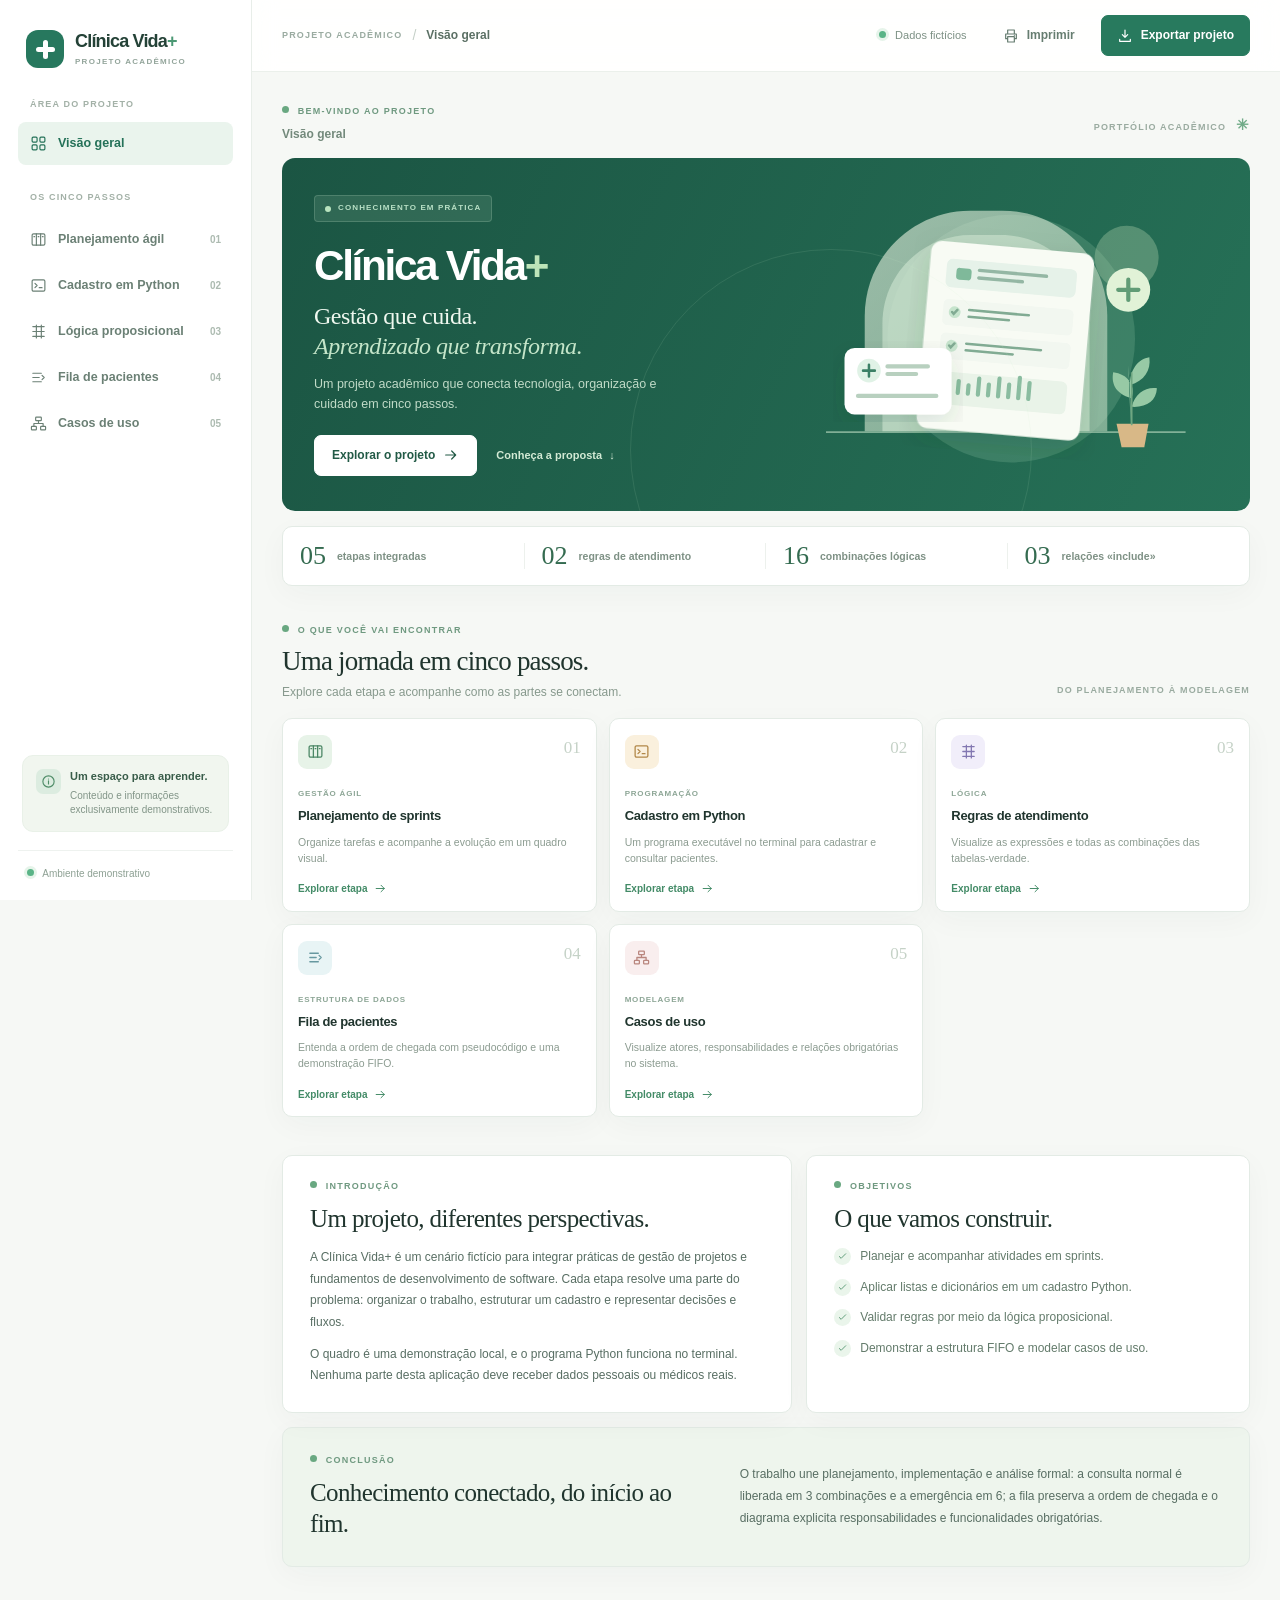
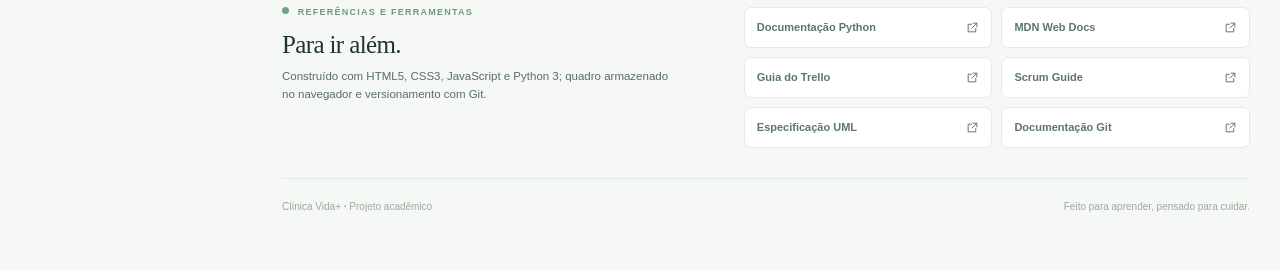
<file: index.html>
<!doctype html>
<html lang="pt-BR">
<head>
  <meta charset="utf-8">
  <meta name="viewport" content="width=device-width, initial-scale=1">
  <meta name="theme-color" content="#1d5645">
  <meta name="description" content="Projeto acadêmico Clínica Vida+: planejamento ágil, Python, lógica, fila FIFO e casos de uso.">
  <title>Clínica Vida+ | Projeto acadêmico</title>
  <style>
@charset "UTF-8";
:root{--ink:#20352e;--muted:#778b81;--muted-dark:#586e63;--green:#27785e;--green-dark:#205b49;--green-deep:#184d3d;--mint:#e9f3ec;--line:#e3ebe5;--bg:#f6f8f5;--white:#fff;--serif:Georgia,'Times New Roman',serif;--sans:Inter,-apple-system,BlinkMacSystemFont,'Segoe UI',sans-serif;--shadow:0 8px 30px rgba(39,69,51,.035)}
*{box-sizing:border-box}[hidden]{display:none!important}html{scroll-behavior:smooth}body{margin:0;background:var(--bg);color:var(--ink);font-family:var(--sans);font-size:14px;line-height:1.55;-webkit-font-smoothing:antialiased}button,input,select,textarea{font:inherit}button,a{ -webkit-tap-highlight-color:transparent}button{cursor:pointer}a{color:inherit;text-decoration:none}a:focus-visible,button:focus-visible,input:focus-visible,select:focus-visible,textarea:focus-visible{outline:3px solid #89c8a8;outline-offset:3px}h1,h2,h3,p{margin-top:0}h1,h2,h3{letter-spacing:-.025em}h2{font-size:23px;line-height:1.25}p{color:var(--muted-dark)}.icon-library{position:absolute;width:0;height:0;overflow:hidden}.icon{width:18px;height:18px;display:inline-block;flex:none;fill:none;stroke:currentColor;stroke-width:1.8;stroke-linecap:round;stroke-linejoin:round;vertical-align:middle}.sr-only{position:absolute!important;width:1px!important;height:1px!important;padding:0!important;margin:-1px!important;overflow:hidden!important;clip:rect(0,0,0,0)!important;white-space:nowrap!important;border:0!important}.skip-link{position:fixed;top:-100px;left:12px;background:#fff;padding:10px 14px;z-index:1000;border-radius:8px}.skip-link:focus{top:10px}
.app-shell{min-height:100vh}.sidebar{position:fixed;inset:0 auto 0 0;width:252px;background:#fff;border-right:1px solid #e8eee9;padding:30px 18px 19px;display:flex;flex-direction:column;z-index:25}.brand{display:flex;align-items:center;gap:11px;padding:0 8px 30px}.brand-mark{position:relative;width:38px;height:38px;display:grid;place-items:center;border-radius:12px;background:var(--green);flex:none}.brand-mark span{position:absolute;background:#fff;border-radius:4px}.brand-mark span:first-child{height:19px;width:5px}.brand-mark span:last-child{height:5px;width:19px}.brand-copy{display:flex;flex-direction:column;line-height:1.1}.brand-copy strong{font-size:18px;letter-spacing:-.045em;color:#244237}.brand-copy strong span{color:#4b9874}.brand-copy small{margin-top:6px;color:#93a59b;font-size:8px;letter-spacing:.16em;font-weight:800}.sidebar-label,.nav-group-label{font-size:9px;font-weight:800;letter-spacing:.13em;color:#a3b1a7}.sidebar-label{padding:0 12px;margin:0 0 10px}.nav-group-label{padding:0 12px;margin:23px 0 10px}.side-nav{display:flex;flex-direction:column;gap:3px}.nav-link{height:43px;padding:0 12px;display:flex;align-items:center;gap:11px;color:#6b8075;border-radius:8px;font-size:12.5px;font-weight:600;white-space:nowrap}.nav-link .icon{width:17px;height:17px;stroke-width:1.65}.nav-link span{flex:1}.nav-link small{font-size:10px;color:#adbbb1;font-weight:600}.nav-link:hover{background:#f5f8f5;color:var(--green-dark)}.nav-link.active{background:#eaf4ed;color:#247158;font-weight:700}.nav-link.active small{color:#609b7d}.sidebar-note{margin:auto 4px 18px;background:#f1f6ef;border:1px solid #e9f1e8;border-radius:11px;padding:13px;display:flex;gap:9px}.sidebar-note-icon{width:25px;height:25px;border-radius:7px;background:#dcece0;color:#4e8c67;display:grid;place-items:center;flex:none}.sidebar-note-icon .icon{width:15px;height:15px}.sidebar-note strong{display:block;font-size:11px;color:#385c49;line-height:1.4}.sidebar-note p{margin:4px 0 0;font-size:10px;line-height:1.45;color:#829588}.sidebar-footer{border-top:1px solid #eef2ef;padding:15px 9px 0;color:#8da093;font-size:10px}.status-dot{display:inline-block;width:7px;height:7px;border-radius:50%;background:#5ab487;margin-right:6px;vertical-align:1px;box-shadow:0 0 0 3px #e6f4ea}
.shell-content{margin-left:252px;min-width:0}.topbar{height:72px;display:flex;justify-content:space-between;align-items:center;gap:20px;padding:0 39px;background:rgba(255,255,255,.91);border-bottom:1px solid #ebf0eb;position:sticky;top:0;z-index:20;backdrop-filter:blur(12px)}.breadcrumb{display:flex;align-items:center;gap:10px;white-space:nowrap;min-width:0}.breadcrumb span:first-child{font-size:9px;font-weight:800;letter-spacing:.13em;color:#9aaba0}.breadcrumb strong{font-size:12px;color:#5b7064;overflow:hidden;text-overflow:ellipsis;white-space:nowrap}.crumb-divider{color:#c5d0c7}.top-actions,.view-actions,.hero-actions{display:flex;align-items:center;gap:10px}.top-actions{flex-shrink:0}.demo-pill{font-size:11px;color:#7d9184;margin-right:10px;white-space:nowrap}.button{display:inline-flex;justify-content:center;align-items:center;gap:8px;min-height:41px;border:1px solid transparent;border-radius:7px;padding:0 15px;font-size:12px;font-weight:700;line-height:1.1;white-space:nowrap;transition:background .18s,border-color .18s,transform .18s,color .18s}.button .icon{width:16px;height:16px}.button:hover{transform:translateY(-1px)}.button-primary{background:#287a5e;color:#fff;border-color:#287a5e}.button-primary:hover{background:#1d624b}.button-outline{background:#fff;color:#4b6657;border-color:#dce8de}.button-outline:hover{border-color:#a9c9b4;background:#f7fbf7}.button-quiet{color:#667d70;background:transparent}.button-quiet:hover{background:#f1f6f1}.button-light{background:#fff;color:#225a46;border-color:#fff;padding:0 17px}.button-light:hover{background:#e8f5e9}.button-small{min-height:35px;font-size:11px;padding:0 11px}.button-danger{background:#fff;color:#ab514d;border:1px solid #edd9d5}.button-danger:hover{background:#fff7f6}.icon-button{width:36px;height:36px;display:grid;place-items:center;background:transparent;border:0;border-radius:7px;color:#8a9a8f}.icon-button:hover{background:#eef5ef;color:#375c49}.text-button{border:0;background:transparent;padding:2px;color:#719281;font-size:11px;font-weight:700}.text-button:hover{color:#256b50}.text-button .icon{width:13px;height:13px;margin-right:4px}
main{max-width:1570px;margin:0 auto;padding:34px 40px 55px}.js-ready .view{display:none}.js-ready .view.active{display:block}.view{min-width:0}.page-intro{display:flex;align-items:center;justify-content:space-between;margin-bottom:15px}.page-kicker{font-weight:650;font-size:12px;color:#73897b;margin:8px 0 0}.eyebrow{font-size:9px;font-weight:800;letter-spacing:.14em;color:#6f9980;line-height:1.2;text-transform:uppercase}.eyebrow>span{display:inline-block;width:7px;height:7px;background:#69a881;border-radius:50%;margin-right:5px;vertical-align:1px}.eyebrow i{font-style:normal;color:#c2d2c5;padding:0 5px}.project-label,.heading-aside{font-size:9px;letter-spacing:.13em;font-weight:800;color:#9aaba0}.project-label span{font-size:15px;color:#71ab88;margin-left:6px}
.hero{min-height:320px;overflow:hidden;display:grid;grid-template-columns:1fr .95fr;border-radius:13px;background:linear-gradient(115deg,#1b5543,#267157);color:#fff;position:relative}.hero:after{content:'';position:absolute;bottom:-140px;left:36%;width:400px;height:400px;border:1px solid rgba(198,230,199,.11);border-radius:50%;pointer-events:none}.hero-copy{padding:37px 0 35px 40px;position:relative;z-index:2;max-width:540px}.hero-pill{display:inline-flex;align-items:center;gap:7px;color:#b9e0c6;background:rgba(222,248,224,.10);border:1px solid rgba(214,241,215,.18);padding:6px 10px;border-radius:4px;font-size:8px;font-weight:800;letter-spacing:.14em}.hero-pill span{width:6px;height:6px;border-radius:50%;background:#b9e4bf}.hero h1{font-size:clamp(35px,3.3vw,46px);line-height:1.05;letter-spacing:-.055em;margin:22px 0 13px;color:#fff}.hero h1 span{color:#bde4b9}.hero-lead{font-family:var(--serif);font-size:24px;line-height:1.26;color:#eff8ef;letter-spacing:-.02em;margin:0 0 12px}.hero-lead em{font-weight:normal;color:#c4e5c9}.hero-description{font-size:12.5px;color:#c1dbc8;max-width:365px;line-height:1.65;margin:0 0 20px}.hero-actions{gap:19px}.hero-link{font-size:11px;font-weight:700;color:#d3ead5}.hero-link span{margin-left:4px}.hero-link:hover{text-decoration:underline}.hero-art{position:relative;align-self:end;height:100%;display:flex;justify-content:center;align-items:flex-end}.hero-art svg{width:100%;max-width:540px;height:100%;max-height:338px;overflow:visible}.metric-strip{display:grid;grid-template-columns:repeat(4,1fr);background:#fff;border:1px solid var(--line);border-radius:10px;margin:15px 0 0;padding:16px 0;box-shadow:var(--shadow)}.metric-strip>div{display:flex;align-items:center;gap:11px;padding:0 25px;border-right:1px solid #edf1ed}.metric-strip>div:last-child{border:0}.metric-strip strong{font-family:var(--serif);font-size:26px;line-height:1;font-weight:400;color:#346b50}.metric-strip span{font-size:10.5px;font-weight:650;color:#7e9185}.content-heading,.table-heading{display:flex;justify-content:space-between;align-items:end;gap:15px;margin:39px 0 16px}.content-heading h2,.table-heading h2{font-family:var(--serif);font-weight:400;font-size:27px;letter-spacing:-.03em;margin:9px 0 5px}.content-heading p,.table-heading p{font-size:12px;margin:0;color:#87998d}.heading-aside{margin-bottom:4px}.step-grid{display:grid;grid-template-columns:repeat(5,minmax(0,1fr));gap:12px}.step-card{background:#fff;border:1px solid var(--line);border-radius:10px;padding:16px 15px 14px;min-height:206px;display:flex;flex-direction:column;box-shadow:var(--shadow);transition:transform .18s,border-color .18s,box-shadow .18s}.step-card:hover{transform:translateY(-3px);border-color:#b8d4c1;box-shadow:0 10px 26px rgba(39,69,51,.08)}.step-card-top{display:flex;justify-content:space-between;align-items:start;margin-bottom:19px}.step-icon{width:34px;height:34px;border-radius:9px;display:grid;place-items:center;color:#4b8765}.step-icon .icon{width:17px;height:17px}.mint{background:#e7f3e8}.sand{background:#faf0dd;color:#b18748}.lavender{background:#f1eefa;color:#8277b1}.sky{background:#e8f4f5;color:#6798a0}.rose{background:#f9eeee;color:#b9867e}.step-number{font-family:var(--serif);color:#c5d2c7;font-size:17px}.step-tag{color:#8da696;font-size:8px;font-weight:800;letter-spacing:.1em}.step-card h3{font-size:13px;margin:6px 0 7px}.step-card p{font-size:10.5px;line-height:1.55;color:#8b9b90;margin:0 0 15px}.step-link{display:flex;align-items:center;gap:7px;margin-top:auto;font-size:10px;font-weight:750;color:#438b67}.step-link .icon{width:13px;height:13px}.surface{background:#fff;border:1px solid var(--line);border-radius:10px;box-shadow:var(--shadow)}.overview-details{display:grid;grid-template-columns:1.15fr 1fr;gap:14px;margin-top:38px}.editorial-card{padding:25px 27px}.editorial-card h2,.conclusion-card h2,.references h2{font-family:var(--serif);font-size:25px;font-weight:400;margin:11px 0 13px}.editorial-card p{font-size:12px;line-height:1.8;margin-bottom:10px}.editorial-card p:last-child{margin-bottom:0}.check-list{list-style:none;margin:0;padding:0;display:grid;gap:12px}.check-list li{display:flex;gap:9px;align-items:start;color:#637b6b;font-size:12px}.check-list .icon{width:17px;height:17px;padding:3px;background:#eaf5eb;color:#428861;border-radius:50%;margin-top:1px}.conclusion-card{display:grid;grid-template-columns:.9fr 1.1fr;gap:35px;padding:27px;margin-top:14px;background:#eef5ed}.conclusion-card h2{margin-bottom:0}.conclusion-card p{margin:0;align-self:center;font-size:12px;line-height:1.8}.references{display:grid;grid-template-columns:1fr 1.2fr;gap:40px;margin:40px 0 30px}.references h2{margin-bottom:8px}.references p{font-size:11.5px;max-width:390px}.reference-links{display:grid;grid-template-columns:repeat(2,1fr);gap:9px}.reference-links a{display:flex;justify-content:space-between;gap:8px;align-items:center;background:#fff;border:1px solid var(--line);border-radius:7px;padding:11px 12px;color:#5b7866;font-size:11px;font-weight:650}.reference-links a:hover{border-color:#a9c9b4}.reference-links .icon{width:13px;height:13px}.page-footer{border-top:1px solid #e1eae2;padding-top:20px;display:flex;justify-content:space-between;gap:12px;color:#9aaa9f;font-size:10px}.page-footer b{color:#7cac89}
.view-heading{display:flex;align-items:flex-end;justify-content:space-between;gap:18px;margin:5px 0 24px}.view-heading h1{font-family:var(--serif);font-weight:400;font-size:clamp(31px,3.1vw,42px);line-height:1.15;margin:11px 0 8px;color:#263e32}.title-dot{color:#73ac81}.view-heading p{font-size:12.5px;color:#819388;margin:0}.notice{display:flex;align-items:flex-start;gap:10px;padding:13px 16px;background:#edf5ed;border:1px solid #deecdf;border-radius:8px;color:#54866a;margin-bottom:20px}.notice>.icon{width:17px;height:17px;margin-top:1px}.notice p{font-size:11.5px;color:#688372;line-height:1.6;margin:0}.notice a{font-weight:750;color:#2b7657;text-decoration:underline;text-underline-offset:2px}.notice a .icon{width:11px;height:11px}.sprint-panel{display:grid;grid-template-columns:minmax(0,1.25fr) minmax(0,.75fr);padding:20px 22px;gap:28px}.sprint-panel>*{min-width:0}.sprint-main{border-right:1px solid #e9f0e9;padding-right:25px}.sprint-header{display:flex;justify-content:space-between;align-items:center;gap:15px}.sprint-header>div{min-width:0;max-width:100%}.field-label{display:block;font-size:9px;font-weight:800;color:#8ea99a;letter-spacing:.13em}.select-shell{display:flex;align-items:center;position:relative}.select-shell select{border:0;background:transparent;appearance:none;color:#2d4838;font-size:17px;font-weight:750;width:100%;min-width:0;max-width:100%;text-overflow:ellipsis;padding:4px 25px 4px 0;cursor:pointer}.select-shell>.icon{position:absolute;right:3px;width:15px;height:15px;pointer-events:none;color:#7f9c8a}.sprint-goal{font-size:11.5px;margin:9px 0 14px;color:#789083}.sprint-meta{display:flex;align-items:center;flex-wrap:wrap;gap:11px;color:#789083;font-size:10.5px;font-weight:600}.sprint-meta>span:first-child{display:flex;gap:6px;align-items:center}.sprint-meta .icon{width:14px;height:14px;color:#84aa90}.meta-divider{height:12px;border-left:1px solid #dce7dd}.sprint-stage{padding:3px 7px;background:#edf7ed;border-radius:4px;color:#608f70;font-size:9px;font-weight:800}.sprint-progress{align-self:center}.progress-label{display:flex;align-items:center;justify-content:space-between;color:#8ca497;font-size:9px;font-weight:800;letter-spacing:.1em}.progress-label strong{font-size:22px;letter-spacing:-.03em;color:#3b7b59}.progress-track{height:7px;border-radius:20px;background:#eaf1e9;overflow:hidden;margin:10px 0}.progress-track span{display:block;height:100%;background:#63ad79;width:0;border-radius:inherit;transition:width .2s}.progress-caption{display:flex;justify-content:space-between;gap:8px;color:#98ab9d;font-size:10px}.board-heading{display:flex;align-items:end;justify-content:space-between;gap:10px;margin:30px 0 15px}.board-heading h2{font-size:17px;margin:0 0 3px}.board-heading p{color:#91a398;font-size:11px;margin:0}.small-count{display:inline-block;background:#ebf2eb;color:#86a190;border-radius:20px;padding:3px 8px;font-size:9px;font-family:var(--sans);font-weight:700;vertical-align:2px;margin-left:6px;letter-spacing:0}.board-scroller{overflow-x:auto;padding-bottom:8px}.kanban-board{display:grid;grid-template-columns:repeat(4,minmax(230px,1fr));gap:12px;min-width:970px;align-items:start}.board-column{background:#eef3ee;border:1px solid #e7eee7;border-radius:9px;padding:10px;min-height:216px;transition:background .15s,border-color .15s}.board-column.drag-over{background:#ddefe0;border-color:#8bbd99}.column-heading{display:flex;align-items:center;gap:8px;padding:4px 3px 12px}.column-heading .column-dot{width:7px;height:7px;border-radius:50%;background:#a1b0a7}.column-heading[data-status="Sprint Atual"] .column-dot{background:#dab96e}.column-heading[data-status="Em Progresso"] .column-dot{background:#8aaad0}.column-heading[data-status="Concluído"] .column-dot{background:#79b992}.column-heading strong{font-size:11px;color:#617669;flex:1}.column-count{font-size:10px;color:#9bad9e;background:#e3ebe4;min-width:21px;height:21px;display:grid;place-items:center;border-radius:5px}.task-list{display:grid;gap:9px}.task-card{background:#fff;border:1px solid #e3ebe3;border-radius:7px;padding:12px;box-shadow:0 3px 9px rgba(35,65,46,.025)}.task-card[draggable="true"]{cursor:grab}.task-card.dragging{opacity:.5}.task-topline{display:flex;align-items:center;justify-content:space-between;gap:6px}.task-category{font-size:8px;color:#619575;font-weight:800;letter-spacing:.07em;text-transform:uppercase;background:#eef7ef;padding:4px 6px;border-radius:4px;max-width:180px;overflow:hidden;text-overflow:ellipsis;white-space:nowrap}.task-edit{color:#9aada0;display:inline-grid;place-items:center;border:0;background:transparent;border-radius:4px;width:26px;height:26px}.task-edit:hover{background:#f1f7f1;color:#2f795a}.task-edit .icon{width:14px;height:14px}.task-title{display:block;border:0;background:none;color:#354b3d;padding:0;text-align:left;font-size:12px;line-height:1.4;font-weight:750;margin:10px 0 6px}.task-title:hover{color:#24765a;text-decoration:underline}.task-description{font-size:10.5px;color:#9aaba0;line-height:1.5;margin:0 0 12px;display:-webkit-box;-webkit-line-clamp:2;-webkit-box-orient:vertical;overflow:hidden}.task-meta{display:flex;align-items:center;gap:10px;flex-wrap:wrap;color:#9aaba0;font-size:10px}.task-meta span{display:inline-flex;align-items:center;gap:4px}.task-meta .icon{width:12px;height:12px}.task-move-label{display:block;color:#9aaca0;font-size:9px;margin-top:11px}.task-move-label select{display:block;max-width:100%;width:100%;border:1px solid #e6eee7;color:#6a8272;border-radius:5px;background:#fbfdfb;padding:5px 6px;font-size:10px;margin-top:3px;cursor:pointer}.empty-column{padding:22px 7px 26px;text-align:center;color:#a4b5a8;font-size:10.5px}.board-bottom{display:flex;justify-content:space-between;gap:10px;align-items:center;flex-wrap:wrap;margin:10px 2px 0}.board-bottom p{font-size:10px;color:#91a59a;margin:0}.board-bottom .status-dot{width:6px;height:6px}.next-step{margin-top:46px;padding:17px 0 0;border-top:1px solid #e1ebe1;display:flex;justify-content:space-between;align-items:center;gap:10px}.next-step>span{font-size:9px;letter-spacing:.13em;font-weight:800;color:#a4b5a9}.next-step a{font-size:11px;font-weight:750;color:#4a8b66;display:flex;align-items:center;gap:9px}.next-step .icon{width:14px;height:14px}
.python-layout{display:grid;grid-template-columns:.9fr 1.1fr;gap:34px;align-items:center;margin:30px 0 24px}.python-explain h2,.run-card h2,.pseudo-card h2,.queue-card h2,.diagram-card h2,.uml-card h2,.scenario-card h2{font-family:var(--serif);font-size:25px;font-weight:400;margin:10px 0 10px}.python-explain>p{font-size:12px;line-height:1.8;max-width:500px}.python-explain code{color:#2a7457;background:#edf6ed;padding:2px 4px;border-radius:3px}.feature-list{list-style:none;margin:22px 0 0;padding:0;display:grid;gap:17px}.feature-list li{display:flex;gap:13px}.feature-list li>span{font-family:var(--serif);font-size:18px;color:#a0c9a9}.feature-list strong{font-size:12px;color:#455c4d}.feature-list p{font-size:11px;color:#96a69a;margin:4px 0 0;line-height:1.5}.terminal-card{overflow:hidden;background:#1e3930;color:#e3eee4;border-radius:10px;box-shadow:0 14px 28px rgba(30,57,48,.12)}.terminal-top{height:43px;background:#27483a;display:flex;align-items:center;justify-content:space-between;gap:10px;padding:0 16px;color:#adc7b2;font-size:10px}.terminal-top>span:last-child{font-size:9px;letter-spacing:.1em}.terminal-dots{display:flex;gap:5px}.terminal-dots i{width:6px;height:6px;border-radius:50%;background:#8eb29b}.terminal-dots i:nth-child(2){background:#b4be88}.terminal-dots i:nth-child(3){background:#bb9781}.terminal-card pre{padding:17px 20px;margin:0;font:11px/1.7 ui-monospace,SFMono-Regular,Consolas,monospace;overflow-x:auto;white-space:pre}.terminal-prompt,.terminal-cursor{color:#a6d99c}.terminal-muted{color:#718f79}.terminal-footer{border-top:1px solid #35564a;padding:11px 17px;font-size:10px;color:#9dbba5}.terminal-live-dot{display:inline-block;width:6px;height:6px;border-radius:50%;background:#91c69a;margin-right:5px}.run-card{display:grid;grid-template-columns:1fr 1.1fr;gap:30px;align-items:center;padding:24px;margin:20px 0}.run-card h2{margin-bottom:8px}.run-card p{font-size:11.5px;line-height:1.7;margin:0}.command-list{display:grid;gap:8px}.command-list>div{background:#f6f9f5;border:1px solid #e9efe8;border-radius:6px;padding:9px 12px;display:flex;align-items:center;gap:15px}.command-list span{min-width:92px;font-size:8px;letter-spacing:.1em;color:#8aa090;font-weight:800}.command-list code{font-size:11px;color:#48715b;overflow-wrap:anywhere}.source-heading{display:flex;align-items:center;justify-content:space-between;gap:15px;margin:30px 0 13px}.source-heading h2{font-size:17px;margin:0 0 4px}.source-heading p{font-size:11px;color:#91a398;margin:0}.source-panel{border-radius:8px;background:#253d33;color:#e3eee4;overflow:auto}.source-panel pre{font:11px/1.65 ui-monospace,SFMono-Regular,Consolas,monospace;margin:0;padding:20px;max-height:580px;overflow:auto;white-space:pre}.source-panel[hidden]{display:none}
.variable-grid{display:grid;grid-template-columns:repeat(4,1fr);gap:10px;margin-bottom:15px}.variable-grid>div{background:#fff;border:1px solid var(--line);border-radius:8px;padding:13px;display:flex;align-items:center;gap:10px;min-width:0}.variable-letter,.toggle-letter{width:30px;height:30px;display:grid;place-items:center;border-radius:7px;background:#eaf4eb;color:#508c67;font-size:12px;font-weight:800;flex:none}.variable-grid p{font-size:11px;font-weight:650;color:#687e70;margin:0;min-width:0;overflow-wrap:anywhere}.formula-grid{display:grid;grid-template-columns:repeat(2,1fr);gap:13px}.formula-card{border:1px solid #dbeadf;background:#f0f7ef;border-radius:9px;padding:18px 20px}.formula-card.emergency{background:#f7f6ef;border-color:#eeecdf}.formula-top{display:flex;align-items:center;justify-content:space-between}.formula-icon{width:31px;height:31px;display:grid;place-items:center;border-radius:8px;background:#dfeee0;color:#60966f}.emergency .formula-icon{background:#f0eddc;color:#ae9e61}.formula-icon .icon{width:16px;height:16px}.formula-label{font-size:8px;letter-spacing:.12em;color:#93a89a;font-weight:800}.formula-card h2{font-size:13px;margin:13px 0 7px}.formula{font-family:ui-monospace,SFMono-Regular,Consolas,monospace;font-size:clamp(13px,1.25vw,17px);font-weight:700;letter-spacing:-.04em;color:#3e6b50}.formula-card p{font-size:11px;color:#88a090;margin:12px 0 0}.formula-card p strong{color:#3f8060}.scenario-card{padding:21px;margin-top:22px}.scenario-head,.card-heading{display:flex;align-items:start;justify-content:space-between;gap:15px}.scenario-head h2{margin-bottom:4px}.scenario-head p,.card-heading p{font-size:11px;color:#93a598;margin:0}.scenario-note{font-size:10px;color:#9baea1;white-space:nowrap}.scenario-content{display:grid;grid-template-columns:1.2fr .8fr;gap:18px;margin-top:20px}.toggle-grid{display:grid;grid-template-columns:repeat(4,1fr);gap:8px}.toggle-field{position:relative;display:flex;flex-direction:column;align-items:center;justify-content:center;gap:6px;background:#f7faf6;border:1px solid #e8eee7;border-radius:7px;padding:11px 5px;cursor:pointer}.toggle-field:has(input:checked){background:#edf7ed;border-color:#cfe5d3}.toggle-field input{position:absolute;width:1px;height:1px;opacity:0}.toggle-field:has(input:focus-visible){outline:3px solid #89c8a8;outline-offset:3px}.toggle-field .toggle-letter{width:25px;height:25px;font-size:10px}.toggle-label{font-size:9px;color:#84998a}.toggle-field strong{font-size:12px;color:#6d8d77}.scenario-outcomes{display:grid;gap:8px}.scenario-outcomes>div{background:#f8faf7;border:1px solid #e9efe8;border-radius:7px;padding:9px 11px;display:grid;grid-template-columns:1fr auto;align-items:center;gap:4px}.scenario-outcomes span{font-size:9px;font-weight:800;letter-spacing:.08em;color:#8da397}.scenario-outcomes strong{font-size:11px;color:#aa6e60}.scenario-outcomes strong.positive{color:#42865d}.scenario-outcomes small{grid-column:1/-1;font-size:10px;color:#9aaa9e}.case-callout{display:flex;gap:12px;background:#fffbf1;border:1px solid #f1ead4;border-radius:8px;padding:14px 16px;margin-top:14px}.case-mark{width:25px;height:25px;display:grid;place-items:center;border-radius:50%;background:#f4ebd0;color:#aa9153;font-family:var(--serif);font-size:16px;flex:none}.case-callout strong{font-size:11px;color:#806e41}.case-callout p{margin:5px 0 0;font-size:11px;line-height:1.7;color:#958761}.table-legend{display:flex;align-items:center;gap:7px;font-size:10px;color:#94a89a;white-space:nowrap}.table-legend span{width:9px;height:9px;border-radius:2px;background:#dceede}.truth-grid{display:grid;grid-template-columns:repeat(2,minmax(0,1fr));gap:13px}.truth-card{overflow:hidden}.truth-title{padding:16px 16px 12px;display:flex;justify-content:space-between;align-items:center;gap:10px}.truth-title>div>span{font-size:8px;font-weight:800;letter-spacing:.11em;color:#98aa9d}.truth-title h3{font-size:12px;color:#4d6b57;margin:5px 0 0}.truth-badge,.code-tag{border-radius:5px;background:#edf7ed;color:#6a9c77;font-size:9px;font-weight:800;padding:5px 7px;white-space:nowrap}.table-scroll{overflow-x:auto}.truth-card table{width:100%;border-collapse:collapse;text-align:center;font-size:10.5px;color:#788f7d}.truth-card th{font-size:9px;color:#90a597;background:#f7faf6;padding:8px 5px;font-weight:750;white-space:nowrap}.truth-card td{border-top:1px solid #f0f4ef;padding:6px 5px}.truth-card tbody tr.highlighted{background:#ebf6eb;color:#3d7352;font-weight:750}.truth-card td:last-child{font-weight:800}.truth-card td.result-true{color:#36885a}.truth-card td.result-false{color:#a4b4a7}.truth-footer{padding:10px 15px;border-top:1px solid #edf2ec;font-size:10px;color:#a2b3a7}.truth-footer strong{color:#78a68a}
.fifo-intro{display:grid;grid-template-columns:auto 40px auto 1fr;align-items:center;gap:20px;padding:21px 25px;background:#eaf4e9;border:1px solid #dcebdd;border-radius:9px;margin-bottom:20px}.fifo-intro>div{display:flex;align-items:center;gap:10px}.large-number{font-family:var(--serif);font-size:34px;color:#70a77c;line-height:1}.fifo-intro>div span:last-child{font-size:9px;color:#7f9e87;font-weight:800;letter-spacing:.1em;max-width:75px}.fifo-arrow{color:#a6c9a9}.fifo-intro p{font-size:11px;color:#789281;margin:0;border-left:1px solid #d5e7d6;padding-left:24px;line-height:1.7}.fifo-layout{display:grid;grid-template-columns:repeat(2,minmax(0,1fr));gap:15px}.fifo-layout>*{min-width:0}.pseudo-card,.queue-card,.diagram-card,.uml-card{padding:21px}.pseudo-card h2,.queue-card h2{margin-bottom:0}.pseudo-card pre{padding:18px;margin:18px 0 13px;background:#263e33;color:#dae9d9;border-radius:7px;font:11px/1.75 ui-monospace,SFMono-Regular,Consolas,monospace;overflow:auto}.pseudo-card>p{font-size:11px;line-height:1.7;margin:0}.queue-count{font-size:10px;color:#75a687;background:#edf7ed;border-radius:5px;padding:5px 7px;font-weight:750}.queue-hint{margin:22px 0 10px;font-size:10px;font-weight:700;color:#9caf9f}.queue-hint span{color:#73a984;margin:0 5px}.queue-items{display:grid;gap:8px}.queue-item{display:flex;align-items:center;gap:10px;padding:10px;border:1px solid #e8efe8;border-radius:7px;background:#fbfdfb}.queue-index{width:28px;height:28px;display:grid;place-items:center;border-radius:7px;background:#edf5eb;color:#7da386;font-family:var(--serif);font-size:16px}.queue-person{flex:1}.queue-person strong{display:block;font-size:11px;color:#4e6857}.queue-person span{font-size:10px;color:#9aab9e}.queue-first{font-size:8px;color:#5b9a70;font-weight:800;background:#e9f5e9;padding:4px 6px;border-radius:4px;letter-spacing:.05em}.queue-empty{padding:22px 0;text-align:center;color:#9eb0a2;font-size:11px}.queue-feedback{font-size:11px;color:#5d8870;background:#f2f8f0;border-radius:6px;padding:10px 12px;margin:12px 0}.queue-actions{display:flex;gap:8px;flex-wrap:wrap}.queue-actions button:disabled{opacity:.5;cursor:not-allowed;transform:none}.privacy-small{font-size:10px;color:#9bad9f;margin:12px 0 0}.fifo-result{margin:15px 0 0}
.diagram-card .card-heading p{margin-top:5px}.diagram-scroll{overflow-x:auto;margin-top:13px}.diagram-wrap{min-width:700px}.diagram-wrap svg{width:100%;height:auto;display:block}.diagram-hint{font-size:10.5px;color:#90a397;margin:3px 0 0}.uml-detail-grid{display:grid;grid-template-columns:1fr 1.2fr;gap:14px;margin-top:15px}.uml-card h2{margin:10px 0 16px}.uml-card>p{font-size:11px;margin-bottom:14px}.actor-line{display:flex;align-items:center;gap:10px;margin:12px 0}.actor-avatar{width:33px;height:33px;display:grid;place-items:center;background:#eaf5e9;color:#659977;border-radius:50%;font-family:var(--serif);font-size:16px;flex:none}.actor-avatar.doctor{background:#f2f1e5;color:#9b9667}.actor-line strong{font-size:11px}.actor-line p{font-size:10.5px;color:#8fa195;margin:2px 0 0}.include-list{list-style:none;margin:0;padding:0;display:grid;gap:9px}.include-list li{font-size:10.5px;color:#83978a;line-height:1.6;padding:8px 9px;background:#f8fbf7;border-radius:5px}.include-list strong{color:#577362}.include-list span{color:#7da98a;margin:0 4px}
.modal{width:min(660px,calc(100% - 28px));max-height:min(90vh,930px);padding:0;border:1px solid #e1ebe1;border-radius:12px;box-shadow:0 25px 80px rgba(19,49,30,.22);color:var(--ink);overflow:auto}.modal::backdrop{background:rgba(19,39,28,.54)}.modal-head{display:flex;justify-content:space-between;gap:15px;align-items:start;padding:22px 23px 17px;border-bottom:1px solid #edf2ed}.modal-head h2{font-family:var(--serif);font-size:25px;font-weight:400;margin:8px 0 0}.modal-head p{font-size:11px;margin:6px 0 0}.modal-body{padding:20px 23px}.modal-footer{display:flex;align-items:center;gap:8px;flex-wrap:wrap;padding:14px 23px 18px;border-top:1px solid #edf2ed}.footer-spacer{flex:1}.form-grid{display:grid;grid-template-columns:repeat(2,minmax(0,1fr));gap:14px}.form-field{display:flex;flex-direction:column;gap:6px;color:#577060;font-size:11px;font-weight:750}.form-field.full,.form-hint.full{grid-column:1/-1}.form-field input,.form-field textarea,.form-field select,.inline-add input{width:100%;min-width:0;border:1px solid #dce8de;background:#fbfdfb;color:#324a3b;border-radius:6px;padding:9px 10px;font-size:12px;font-weight:400;line-height:1.4}.form-field textarea{resize:vertical}.form-field input::placeholder,.form-field textarea::placeholder,.inline-add input::placeholder{color:#b1beb3}.form-field input:focus,.form-field textarea:focus,.form-field select:focus,.inline-add input:focus{border-color:#86bc96;outline:2px solid #d9eddd}.form-hint{font-size:10px;color:#99aa9d;margin:0}.form-divider{height:1px;background:#edf2ed;margin:20px 0}.form-subheading{display:flex;justify-content:space-between;gap:10px;align-items:baseline;margin-bottom:12px}.form-subheading strong{font-size:12px;color:#4a6252}.form-subheading span{font-size:10px;color:#a1b1a5}.form-error{font-size:11px;color:#b04e42;margin:10px 0 0}.form-error:empty{display:none}.inline-add{display:flex;gap:7px;margin-top:9px}.inline-add .button{flex:none}.editor-list{display:grid;gap:7px}.editor-empty{font-size:10.5px;color:#a3b4a7;margin:0}.editor-item{display:flex;align-items:start;gap:8px;padding:8px 9px;border:1px solid #edf2ed;border-radius:6px;background:#fbfdfb;font-size:11px;color:#66806e}.editor-item input[type="checkbox"]{margin:2px 1px 0;accent-color:#4a9b6a}.editor-item .editor-content{flex:1;min-width:0;overflow-wrap:anywhere}.editor-item small{display:block;color:#a8b8aa;font-size:9px;margin-top:3px}.editor-item .remove-item{background:transparent;border:0;color:#a4b6a8;padding:0;line-height:0}.editor-item .remove-item:hover{color:#b3554c}.editor-item .remove-item .icon{width:14px;height:14px}.report-modal{width:min(760px,calc(100% - 28px))}.report-output{white-space:pre-wrap;overflow-wrap:anywhere;margin:0;padding:20px;background:#f8fbf7;border:1px solid #e8efe7;border-radius:7px;color:#506b59;font:11.5px/1.75 ui-monospace,SFMono-Regular,Consolas,monospace}.toast{position:fixed;bottom:22px;right:22px;z-index:100;background:#244f3d;color:#fff;padding:11px 16px;border-radius:7px;font-size:12px;box-shadow:0 8px 25px rgba(0,0,0,.16);opacity:0;transform:translateY(8px);pointer-events:none;transition:opacity .2s,transform .2s;max-width:min(380px,calc(100vw - 44px))}.toast.visible{opacity:1;transform:translateY(0)}.print-only{display:none}
@media(max-width:1300px){.step-grid{grid-template-columns:repeat(3,minmax(0,1fr))}.step-card{min-height:186px}.hero-copy{padding-left:32px}.metric-strip>div{padding:0 17px}.topbar{padding-left:30px;padding-right:30px}main{padding-left:30px;padding-right:30px}}
@media(max-width:1000px){.sidebar{position:relative;width:100%;height:auto;padding:14px 20px 0;border-right:0;border-bottom:1px solid #e5ece6}.brand{padding:0 0 12px}.brand-mark{width:34px;height:34px}.side-nav{display:flex;flex-direction:row;gap:4px;overflow-x:auto;margin:0 -20px;padding:0 20px 8px;scrollbar-width:thin}.nav-link{height:38px;padding:0 10px;flex:none}.nav-link span{flex:none}.nav-link small,.sidebar-label,.nav-group-label,.sidebar-note,.sidebar-footer{display:none}.shell-content{margin-left:0}.topbar{position:relative;height:61px}.demo-pill{display:none}.python-layout{gap:22px}.kanban-board{min-width:970px}}
@media(max-width:720px){main{padding:26px 18px 42px}.topbar{padding:0 18px}.breadcrumb span:first-child,.crumb-divider{display:none}.top-actions{gap:4px}.top-print span{display:none}.top-print{width:38px;padding:0}.top-actions .button-primary{font-size:11px;padding:0 10px}.project-label,.heading-aside{display:none}.hero{grid-template-columns:1fr;min-height:0}.hero-copy{padding:27px 25px 12px}.hero h1{font-size:39px;margin-top:18px}.hero-lead{font-size:22px}.hero-art{height:200px;justify-content:flex-end}.hero-art svg{max-width:375px}.metric-strip{grid-template-columns:repeat(2,1fr);row-gap:14px}.metric-strip>div{padding:0 15px}.metric-strip>div:nth-child(2){border-right:0}.metric-strip strong{font-size:23px}.step-grid{grid-template-columns:repeat(2,minmax(0,1fr))}.step-card{min-height:190px}.overview-details,.conclusion-card,.references,.python-layout,.run-card,.fifo-layout,.uml-detail-grid{grid-template-columns:1fr}.overview-details{margin-top:26px}.conclusion-card,.references{gap:14px}.references{margin-top:30px}.view-heading{align-items:flex-start;flex-direction:column}.view-actions{flex-wrap:wrap}.sprint-panel{grid-template-columns:1fr;gap:15px}.sprint-main{border-right:0;border-bottom:1px solid #e9f0e9;padding:0 0 15px}.formula-grid,.truth-grid{grid-template-columns:1fr}.variable-grid{grid-template-columns:repeat(2,minmax(0,1fr))}.scenario-content{grid-template-columns:1fr}.scenario-head{flex-direction:column;gap:8px}.fifo-intro{grid-template-columns:1fr auto 1fr;gap:9px}.fifo-intro p{grid-column:1/-1;border:0;border-top:1px solid #d5e7d6;padding:12px 0 0}.source-heading,.table-heading{align-items:flex-start;flex-direction:column}.page-footer{flex-direction:column}.diagram-wrap{min-width:720px}.modal-footer .footer-spacer{min-width:0}}
@media(max-width:430px){.side-nav .nav-link{font-size:11px}.hero-copy{padding-left:20px;padding-right:20px}.hero-actions{gap:12px}.hero-art{height:175px}.step-grid{grid-template-columns:1fr}.step-card{min-height:165px}.metric-strip span{font-size:9.5px}.sprint-header{align-items:flex-start;flex-direction:column}.board-heading{align-items:flex-start;flex-direction:column}.reference-links{grid-template-columns:1fr}.toggle-grid{grid-template-columns:repeat(2,1fr)}.form-grid{grid-template-columns:1fr}.form-field.full,.form-hint.full{grid-column:auto}.modal-head,.modal-body{padding-left:16px;padding-right:16px}.modal-footer{padding-left:16px;padding-right:16px}.modal-footer .button{padding-left:10px;padding-right:10px}.form-subheading{flex-direction:column;gap:3px}}
@media(prefers-reduced-motion:reduce){*,*::before,*::after{scroll-behavior:auto!important;transition:none!important;animation:none!important}}
@media print{
  @page{margin:14mm}button{display:none!important}body{background:#fff;color:#222;font-size:10pt}.sidebar,.topbar,.skip-link,.toast,.view-actions,.hero-actions,.next-step,.board-heading button,.board-bottom,.task-move-label,.queue-actions,.source-heading button,.modal,.project-label,.heading-aside,.table-legend{display:none!important}.shell-content{margin:0}.app-shell,main{display:block!important}main{max-width:none;margin:0;padding:0}.js-ready .view,.view{display:block!important;break-before:page}.view:first-child{break-before:auto}.hero{min-height:0;print-color-adjust:exact;-webkit-print-color-adjust:exact}.hero-copy{padding:24px}.hero-art{max-height:220px}.metric-strip,.surface,.step-card,.formula-card,.notice,.case-callout,.fifo-intro{box-shadow:none;print-color-adjust:exact;-webkit-print-color-adjust:exact}.step-grid{grid-template-columns:repeat(3,1fr)}.step-card{min-height:0;break-inside:avoid}.step-link{display:none}.overview-details,.conclusion-card,.references,.python-layout,.fifo-layout,.uml-detail-grid{break-inside:avoid}.references{display:block;break-inside:auto;margin:25px 0}.reference-links{display:block}.reference-links a{display:block;border:0;padding:4px 0;font-size:9pt}.reference-links a .icon{display:none}.references a:after{content:' (' attr(href) ')';font-weight:400;overflow-wrap:anywhere}.kanban-board,.board-scroller{display:none}.print-only#print-all-sprints{display:block}.print-sprint{break-inside:avoid;border-top:1px solid #ddd;margin-top:15px}.print-sprint pre,#print-report pre{white-space:pre-wrap;overflow-wrap:anywhere;font:8.5pt/1.15 monospace}.source-panel[hidden],.source-panel{display:block!important;background:#fff;color:#222;border:1px solid #ddd;overflow:visible}.source-panel pre{max-height:none;overflow:visible;white-space:pre-wrap;font-size:8pt}.truth-grid{grid-template-columns:repeat(2,1fr);gap:8px}.truth-card{break-inside:avoid}.truth-card td{padding:3px}.truth-card th{padding:4px}.scenario-card,.case-callout{break-inside:avoid}.toggle-field input{display:none}.diagram-wrap{min-width:0}.diagram-card{break-inside:avoid}.terminal-card{print-color-adjust:exact;-webkit-print-color-adjust:exact}.report-output{white-space:pre-wrap}.print-only#print-report{display:none}body.printing-report .app-shell{display:none!important}body.printing-report #print-report{display:block!important}body.printing-report #print-report h1{font-size:16pt;line-height:1.2;margin:0 0 6pt}body.printing-report #print-report pre{color:#222;margin:0}
}

  </style>
</head>
<body>
  <svg class="icon-library" xmlns="http://www.w3.org/2000/svg" aria-hidden="true">
    <symbol id="i-overview" viewBox="0 0 24 24"><rect x="3" y="3" width="7" height="7" rx="1.5"/><rect x="14" y="3" width="7" height="7" rx="1.5"/><rect x="3" y="14" width="7" height="7" rx="1.5"/><rect x="14" y="14" width="7" height="7" rx="1.5"/></symbol>
    <symbol id="i-board" viewBox="0 0 24 24"><rect x="3" y="4" width="18" height="16" rx="2"/><path d="M9 4v16M15 4v16M5.5 8h1M11.5 8h1M17.5 8h1"/></symbol>
    <symbol id="i-terminal" viewBox="0 0 24 24"><rect x="3" y="4" width="18" height="16" rx="2"/><path d="m7 9 3 3-3 3m6 0h4"/></symbol>
    <symbol id="i-logic" viewBox="0 0 24 24"><path d="M4 5h16M4 12h16M4 19h16M9 3v18M16 3v18"/></symbol>
    <symbol id="i-queue" viewBox="0 0 24 24"><path d="M4 6h12M4 12h9M4 18h12m1-9 3 3-3 3"/></symbol>
    <symbol id="i-diagram" viewBox="0 0 24 24"><rect x="8" y="3" width="8" height="5" rx="1"/><rect x="2" y="16" width="7" height="5" rx="1"/><rect x="15" y="16" width="7" height="5" rx="1"/><path d="M12 8v4M5.5 16v-4h13v4"/></symbol>
    <symbol id="i-print" viewBox="0 0 24 24"><path d="M7 8V3h10v5M7 16H4V9h16v7h-3M7 13h10v8H7zM17 11h.01"/></symbol>
    <symbol id="i-download" viewBox="0 0 24 24"><path d="M12 3v11m-4-4 4 4 4-4M4 17v3h16v-3"/></symbol>
    <symbol id="i-arrow" viewBox="0 0 24 24"><path d="M4 12h15m-6-6 6 6-6 6"/></symbol>
    <symbol id="i-chevron" viewBox="0 0 24 24"><path d="m7 10 5 5 5-5"/></symbol>
    <symbol id="i-plus" viewBox="0 0 24 24"><path d="M12 5v14M5 12h14"/></symbol>
    <symbol id="i-calendar" viewBox="0 0 24 24"><rect x="3" y="5" width="18" height="16" rx="2"/><path d="M7 3v4m10-4v4M3 10h18"/></symbol>
    <symbol id="i-check" viewBox="0 0 24 24"><path d="m5 12 4 4L19 6"/></symbol>
    <symbol id="i-check-circle" viewBox="0 0 24 24"><circle cx="12" cy="12" r="9"/><path d="m8 12 2.5 2.5L16 9"/></symbol>
    <symbol id="i-edit" viewBox="0 0 24 24"><path d="M12 20h9M4 16l-1 5 5-1L19 9l-4-4L4 16zM14 6l4 4"/></symbol>
    <symbol id="i-file" viewBox="0 0 24 24"><path d="M6 3h8l4 4v14H6zM14 3v5h4M9 12h6m-6 4h6"/></symbol>
    <symbol id="i-external" viewBox="0 0 24 24"><path d="M13 4h7v7M20 4l-9 9M18 14v6H4V6h6"/></symbol>
    <symbol id="i-close" viewBox="0 0 24 24"><path d="m6 6 12 12M18 6 6 18"/></symbol>
    <symbol id="i-trash" viewBox="0 0 24 24"><path d="M4 7h16M10 4h4M6 7l1 13h10l1-13M10 11v5m4-5v5"/></symbol>
    <symbol id="i-chat" viewBox="0 0 24 24"><path d="M4 4h16v12H9l-5 4V4z"/></symbol>
    <symbol id="i-info" viewBox="0 0 24 24"><circle cx="12" cy="12" r="9"/><path d="M12 11v5m0-8h.01"/></symbol>
    <symbol id="i-refresh" viewBox="0 0 24 24"><path d="M20 7v5h-5M4 17v-5h5M19 12a7 7 0 0 0-12-5L4 10m1 2a7 7 0 0 0 12 5l3-3"/></symbol>
  </svg>

  <a class="skip-link" href="#conteudo">Pular para o conteúdo</a>
  <div class="app-shell" id="app-shell">
    <aside class="sidebar">
      <a class="brand" href="#inicio" aria-label="Clínica Vida+, ir para visão geral">
        <span class="brand-mark" aria-hidden="true"><span></span><span></span></span>
        <span class="brand-copy"><strong>Clínica Vida<span>+</span></strong><small>PROJETO ACADÊMICO</small></span>
      </a>
      <div class="sidebar-label">ÁREA DO PROJETO</div>
      <nav class="side-nav" aria-label="Seções do projeto">
        <a href="#inicio" data-route="inicio" class="nav-link"><svg class="icon"><use href="#i-overview"/></svg><span>Visão geral</span></a>
        <div class="nav-group-label">OS CINCO PASSOS</div>
        <a href="#sprints" data-route="sprints" class="nav-link"><svg class="icon"><use href="#i-board"/></svg><span>Planejamento ágil</span><small>01</small></a>
        <a href="#python" data-route="python" class="nav-link"><svg class="icon"><use href="#i-terminal"/></svg><span>Cadastro em Python</span><small>02</small></a>
        <a href="#logica" data-route="logica" class="nav-link"><svg class="icon"><use href="#i-logic"/></svg><span>Lógica proposicional</span><small>03</small></a>
        <a href="#fila" data-route="fila" class="nav-link"><svg class="icon"><use href="#i-queue"/></svg><span>Fila de pacientes</span><small>04</small></a>
        <a href="#casos" data-route="casos" class="nav-link"><svg class="icon"><use href="#i-diagram"/></svg><span>Casos de uso</span><small>05</small></a>
      </nav>
      <div class="sidebar-note">
        <span class="sidebar-note-icon"><svg class="icon"><use href="#i-info"/></svg></span>
        <div><strong>Um espaço para aprender.</strong><p>Conteúdo e informações exclusivamente demonstrativos.</p></div>
      </div>
      <div class="sidebar-footer"><span class="status-dot"></span> Ambiente demonstrativo</div>
    </aside>

    <div class="shell-content">
      <header class="topbar">
        <div class="breadcrumb"><span>PROJETO ACADÊMICO</span><span class="crumb-divider">/</span><strong id="current-page">Visão geral</strong></div>
        <div class="top-actions">
          <span class="demo-pill"><span class="status-dot"></span> Dados fictícios</span>
          <button class="button button-quiet top-print" id="print-project" type="button"><svg class="icon"><use href="#i-print"/></svg><span>Imprimir</span></button>
          <button class="button button-primary" id="export-project" type="button"><svg class="icon"><use href="#i-download"/></svg><span>Exportar projeto</span></button>
        </div>
      </header>

      <main id="conteudo" tabindex="-1">
        <!-- CAPA, INTRODUÇÃO, OBJETIVOS, CONCLUSÃO E REFERÊNCIAS -->
        <section class="view" id="inicio" aria-labelledby="inicio-title">
          <div class="page-intro"><div><div class="eyebrow"><span></span> BEM-VINDO AO PROJETO</div><p class="page-kicker">Visão geral</p></div><span class="project-label">PORTFÓLIO ACADÊMICO <span>✳</span></span></div>
          <div class="hero">
            <div class="hero-copy">
              <div class="hero-pill"><span></span> CONHECIMENTO EM PRÁTICA</div>
              <h1 id="inicio-title">Clínica Vida<span>+</span></h1>
              <p class="hero-lead">Gestão que cuida.<br><em>Aprendizado que transforma.</em></p>
              <p class="hero-description">Um projeto acadêmico que conecta tecnologia, organização e cuidado em cinco passos.</p>
              <div class="hero-actions"><a class="button button-light" href="#sprints">Explorar o projeto <svg class="icon"><use href="#i-arrow"/></svg></a><a class="hero-link" href="#sobre-projeto">Conheça a proposta <span>↓</span></a></div>
            </div>
            <div class="hero-art" aria-hidden="true">
              <svg viewBox="0 0 560 340" xmlns="http://www.w3.org/2000/svg">
                <defs><linearGradient id="art-bg" x1="0" x2="1" y1="0" y2="1"><stop stop-color="#e6f1df"/><stop offset="1" stop-color="#b8d5bb"/></linearGradient><filter id="art-shadow"><feDropShadow dx="0" dy="12" stdDeviation="16" flood-color="#103d2c" flood-opacity=".13"/></filter></defs>
                <circle cx="277" cy="166" r="147" fill="#77ae92" opacity=".30"/><circle cx="414" cy="70" r="38" fill="#b5d7af" opacity=".34"/>
                <path d="M57 277h427" stroke="#b5d6bc" stroke-width="2" opacity=".65"/>
                <path d="M103 276V139c0-69 56-125 125-125h38c69 0 125 56 125 125v137" fill="url(#art-bg)" opacity=".62"/>
                <path d="M124 276V148c0-58 47-105 105-105h36c58 0 105 47 105 105v128" fill="#d3e8d5" opacity=".58"/>
                <rect x="173" y="57" width="194" height="223" rx="13" fill="#f8fbf4" filter="url(#art-shadow)" transform="rotate(5 270 169)"/>
                <g transform="rotate(5 270 169)"><rect x="193" y="77" width="155" height="34" rx="7" fill="#e6f2e9"/><rect x="205" y="87" width="18" height="14" rx="4" fill="#7fb99a"/><path d="M232 88h80M232 97h52" stroke="#80a993" stroke-width="4" stroke-linecap="round" opacity=".8"/><rect x="193" y="125" width="155" height="31" rx="6" fill="#f2f7f0"/><circle cx="207" cy="140" r="7" fill="#c6e4cd"/><path d="m204 140 2 2 4-5M224 136h71M224 144h48" fill="none" stroke="#81ab93" stroke-width="3" stroke-linecap="round"/><rect x="193" y="165" width="155" height="31" rx="6" fill="#f2f7f0"/><circle cx="207" cy="180" r="7" fill="#c6e4cd"/><path d="m204 180 2 2 4-5M224 176h89M224 184h56" fill="none" stroke="#81ab93" stroke-width="3" stroke-linecap="round"/><rect x="193" y="211" width="155" height="39" rx="7" fill="#e9f3e8"/><path d="M207 235v-8m12 8v-14m12 14v-10m12 10v-19m12 19v-13m12 13v-21m12 21v-15m12 15v-24m12 24v-19" stroke="#8abca0" stroke-width="5" stroke-linecap="round"/></g>
                <rect x="79" y="177" width="127" height="79" rx="12" fill="#ffffff" filter="url(#art-shadow)"/><circle cx="108" cy="204" r="14" fill="#e0f2e6"/><path d="M108 197v14m-7-7h14" stroke="#3b8066" stroke-width="3" stroke-linecap="round"/><path d="M130 199h48M130 208h34M95 234h93" stroke="#b8d0bf" stroke-width="5" stroke-linecap="round"/>
                <g transform="translate(398 179)"><path d="M21 93c0-35-2-61-3-74M22 58C1 52-2 39 0 27c17 2 27 15 22 31ZM20 42C20 23 30 11 43 9c2 16-6 28-23 33ZM22 68c4-16 17-24 30-22-1 15-12 23-30 22Z" fill="#97c9a5"/><path d="M4 88h38l-5 28H10z" fill="#d8b887"/><path d="M22 90V27" stroke="#6fa681" stroke-width="2"/></g>
                <circle cx="416" cy="108" r="26" fill="#e1f2d7"/><path d="M416 96v24m-12-12h24" stroke="#619c76" stroke-width="5" stroke-linecap="round"/>
              </svg>
            </div>
          </div>

          <div class="metric-strip" aria-label="Resumo do projeto">
            <div><strong>05</strong><span>etapas integradas</span></div><div><strong>02</strong><span>regras de atendimento</span></div><div><strong>16</strong><span>combinações lógicas</span></div><div><strong>03</strong><span>relações «include»</span></div>
          </div>

          <div class="content-heading" id="passos"><div><div class="eyebrow"><span></span> O QUE VOCÊ VAI ENCONTRAR</div><h2>Uma jornada em cinco passos.</h2><p>Explore cada etapa e acompanhe como as partes se conectam.</p></div><span class="heading-aside">DO PLANEJAMENTO À MODELAGEM</span></div>
          <div class="step-grid">
            <a class="step-card" href="#sprints"><div class="step-card-top"><span class="step-icon mint"><svg class="icon"><use href="#i-board"/></svg></span><span class="step-number">01</span></div><span class="step-tag">GESTÃO ÁGIL</span><h3>Planejamento de sprints</h3><p>Organize tarefas e acompanhe a evolução em um quadro visual.</p><span class="step-link">Explorar etapa <svg class="icon"><use href="#i-arrow"/></svg></span></a>
            <a class="step-card" href="#python"><div class="step-card-top"><span class="step-icon sand"><svg class="icon"><use href="#i-terminal"/></svg></span><span class="step-number">02</span></div><span class="step-tag">PROGRAMAÇÃO</span><h3>Cadastro em Python</h3><p>Um programa executável no terminal para cadastrar e consultar pacientes.</p><span class="step-link">Explorar etapa <svg class="icon"><use href="#i-arrow"/></svg></span></a>
            <a class="step-card" href="#logica"><div class="step-card-top"><span class="step-icon lavender"><svg class="icon"><use href="#i-logic"/></svg></span><span class="step-number">03</span></div><span class="step-tag">LÓGICA</span><h3>Regras de atendimento</h3><p>Visualize as expressões e todas as combinações das tabelas-verdade.</p><span class="step-link">Explorar etapa <svg class="icon"><use href="#i-arrow"/></svg></span></a>
            <a class="step-card" href="#fila"><div class="step-card-top"><span class="step-icon sky"><svg class="icon"><use href="#i-queue"/></svg></span><span class="step-number">04</span></div><span class="step-tag">ESTRUTURA DE DADOS</span><h3>Fila de pacientes</h3><p>Entenda a ordem de chegada com pseudocódigo e uma demonstração FIFO.</p><span class="step-link">Explorar etapa <svg class="icon"><use href="#i-arrow"/></svg></span></a>
            <a class="step-card" href="#casos"><div class="step-card-top"><span class="step-icon rose"><svg class="icon"><use href="#i-diagram"/></svg></span><span class="step-number">05</span></div><span class="step-tag">MODELAGEM</span><h3>Casos de uso</h3><p>Visualize atores, responsabilidades e relações obrigatórias no sistema.</p><span class="step-link">Explorar etapa <svg class="icon"><use href="#i-arrow"/></svg></span></a>
          </div>

          <div class="overview-details" id="sobre-projeto">
            <article class="surface editorial-card"><div class="eyebrow"><span></span> INTRODUÇÃO</div><h2>Um projeto, diferentes perspectivas.</h2><p>A Clínica Vida+ é um cenário fictício para integrar práticas de gestão de projetos e fundamentos de desenvolvimento de software. Cada etapa resolve uma parte do problema: organizar o trabalho, estruturar um cadastro e representar decisões e fluxos.</p><p>O quadro é uma demonstração local, e o programa Python funciona no terminal. Nenhuma parte desta aplicação deve receber dados pessoais ou médicos reais.</p></article>
            <article class="surface editorial-card objectives"><div class="eyebrow"><span></span> OBJETIVOS</div><h2>O que vamos construir.</h2><ul class="check-list"><li><svg class="icon"><use href="#i-check"/></svg> Planejar e acompanhar atividades em sprints.</li><li><svg class="icon"><use href="#i-check"/></svg> Aplicar listas e dicionários em um cadastro Python.</li><li><svg class="icon"><use href="#i-check"/></svg> Validar regras por meio da lógica proposicional.</li><li><svg class="icon"><use href="#i-check"/></svg> Demonstrar a estrutura FIFO e modelar casos de uso.</li></ul></article>
          </div>
          <div class="surface conclusion-card"><div><div class="eyebrow"><span></span> CONCLUSÃO</div><h2>Conhecimento conectado, do início ao fim.</h2></div><p>O trabalho une planejamento, implementação e análise formal: a consulta normal é liberada em 3 combinações e a emergência em 6; a fila preserva a ordem de chegada e o diagrama explicita responsabilidades e funcionalidades obrigatórias.</p></div>
          <div class="references"><div><div class="eyebrow"><span></span> REFERÊNCIAS E FERRAMENTAS</div><h2>Para ir além.</h2><p>Construído com HTML5, CSS3, JavaScript e Python 3; quadro armazenado no navegador e versionamento com Git.</p></div><div class="reference-links"><a href="https://docs.python.org/pt-br/3/tutorial/datastructures.html" target="_blank" rel="noopener noreferrer">Documentação Python <svg class="icon"><use href="#i-external"/></svg></a><a href="https://developer.mozilla.org/pt-BR/docs/Learn_web_development" target="_blank" rel="noopener noreferrer">MDN Web Docs <svg class="icon"><use href="#i-external"/></svg></a><a href="https://support.atlassian.com/trello/docs/creating-a-new-board/" target="_blank" rel="noopener noreferrer">Guia do Trello <svg class="icon"><use href="#i-external"/></svg></a><a href="https://scrumguides.org/scrum-guide.html" target="_blank" rel="noopener noreferrer">Scrum Guide <svg class="icon"><use href="#i-external"/></svg></a><a href="https://www.omg.org/spec/UML/2.5.1/" target="_blank" rel="noopener noreferrer">Especificação UML <svg class="icon"><use href="#i-external"/></svg></a><a href="https://git-scm.com/doc" target="_blank" rel="noopener noreferrer">Documentação Git <svg class="icon"><use href="#i-external"/></svg></a></div></div>
          <footer class="page-footer"><span>Clínica Vida+ <b>·</b> Projeto acadêmico</span><span>Feito para aprender, pensado para cuidar.</span></footer>
        </section>

        <!-- PASSO 1 -->
        <section class="view" id="sprints" aria-labelledby="sprints-title">
          <div class="view-heading"><div><div class="eyebrow"><span></span> PASSO 01 <i>/</i> GESTÃO ÁGIL</div><h1 id="sprints-title">Planejamento de sprints<span class="title-dot">.</span></h1><p>Da ideia à entrega: visualize tarefas, acompanhe o progresso e registre aprendizados.</p></div><div class="view-actions"><button class="button button-outline" id="open-sprint-report" type="button"><svg class="icon"><use href="#i-file"/></svg> Relatório da sprint</button><button class="button button-primary" id="new-sprint" type="button"><svg class="icon"><use href="#i-plus"/></svg> Nova sprint</button></div></div>
          <div class="notice notice-trello"><svg class="icon"><use href="#i-info"/></svg><p>Este quadro é uma demonstração local <strong>inspirada no Trello</strong>; não é um quadro criado na plataforma. Para usar o Trello real, <a href="https://support.atlassian.com/trello/docs/creating-a-new-board/" target="_blank" rel="noopener noreferrer">veja como criar um quadro <svg class="icon"><use href="#i-external"/></svg></a>.</p></div>
          <div class="surface sprint-panel">
            <div class="sprint-main"><div class="sprint-header"><div><label class="field-label" for="sprint-select">SPRINT EM FOCO</label><div class="select-shell"><select id="sprint-select" aria-label="Selecionar sprint"></select><svg class="icon"><use href="#i-chevron"/></svg></div></div><button class="button button-small button-outline" id="edit-sprint" type="button"><svg class="icon"><use href="#i-edit"/></svg> Editar sprint</button></div><p id="sprint-goal" class="sprint-goal"></p><div class="sprint-meta"><span><svg class="icon"><use href="#i-calendar"/></svg> <span id="sprint-period"></span></span><span class="meta-divider"></span><span id="sprint-duration"></span><span class="meta-divider"></span><span class="sprint-stage" id="sprint-stage"></span></div></div>
            <div class="sprint-progress"><div class="progress-label"><span>PROGRESSO DA SPRINT</span><strong id="sprint-percent">0%</strong></div><div class="progress-track" role="progressbar" aria-label="Tarefas concluídas da sprint" aria-valuemin="0" aria-valuemax="100" aria-valuenow="0" id="sprint-progress"><span></span></div><div class="progress-caption"><span id="sprint-progress-caption"></span><span id="sprint-checklist-caption"></span></div></div>
          </div>
          <div class="board-heading"><div><h2>Quadro de tarefas <span class="small-count" id="task-total">0 tarefas</span></h2><p>Arraste os cartões ou use o seletor para mover uma tarefa.</p></div><button class="button button-primary" id="new-task" type="button"><svg class="icon"><use href="#i-plus"/></svg> Nova tarefa</button></div>
          <div class="board-scroller"><div class="kanban-board" id="kanban-board" aria-label="Quadro de tarefas da sprint selecionada"></div></div>
          <div class="board-bottom"><p><span class="status-dot"></span> Alterações salvas apenas neste navegador. Use dados fictícios.</p><button class="text-button" id="reset-demo" type="button"><svg class="icon"><use href="#i-refresh"/></svg> Restaurar dados demonstrativos</button></div>
          <div id="print-all-sprints" class="print-only"></div>
          <div class="next-step"><span>PRÓXIMA ETAPA</span><a href="#python">02 · Cadastro em Python <svg class="icon"><use href="#i-arrow"/></svg></a></div>
        </section>

        <!-- PASSO 2 -->
        <section class="view" id="python" aria-labelledby="python-title">
          <div class="view-heading"><div><div class="eyebrow"><span></span> PASSO 02 <i>/</i> PROGRAMAÇÃO</div><h1 id="python-title">Cadastro em Python<span class="title-dot">.</span></h1><p>Um programa de terminal de verdade, organizado com listas e dicionários.</p></div><div class="view-actions"><button class="button button-primary" id="download-python" type="button"><svg class="icon"><use href="#i-download"/></svg> Baixar clinica_vida.py</button></div></div>
          <div class="notice"><svg class="icon"><use href="#i-info"/></svg><p>Os registros ficam <strong>somente na memória</strong> durante a execução e são apagados ao sair. Use exclusivamente dados fictícios; o programa não é adequado a dados reais.</p></div>
          <div class="python-layout"><div class="python-explain"><div class="eyebrow"><span></span> O PROGRAMA</div><h2>O essencial, com clareza.</h2><p>O arquivo <code>clinica_vida.py</code> usa uma lista de dicionários para guardar nome, idade e telefone de cada paciente. Seu menu permanece em execução até a opção de sair.</p><ul class="feature-list"><li><span>01</span><div><strong>Cadastro validado</strong><p>Valida nome, idade inteira de 0 a 130 e telefone com DDD.</p></div></li><li><span>02</span><div><strong>Estatísticas confiáveis</strong><p>Total, idade média e pessoas mais novas e mais velhas, inclusive empates.</p></div></li><li><span>03</span><div><strong>Busca e listagem</strong><p>Busca parcial sem diferenciar maiúsculas ou acentos e trata resultados vazios.</p></div></li></ul></div><div class="terminal-card"><div class="terminal-top"><span class="terminal-dots"><i></i><i></i><i></i></span><span>Terminal · exemplo de execução</span><span>PYTHON 3</span></div><pre><span class="terminal-prompt">$</span> python3 clinica_vida.py

Use apenas dados fictícios. Os dados são apagados ao sair.

<span class="terminal-muted">================================================</span>
          CLÍNICA VIDA+ | CADASTRO
<span class="terminal-muted">================================================</span>
1. Cadastrar paciente
2. Ver estatísticas
3. Buscar paciente pelo nome
4. Listar todos os pacientes
5. Sair
<span class="terminal-muted">------------------------------------------------</span>
Escolha uma opção: <span class="terminal-cursor">▍</span></pre><div class="terminal-footer"><span class="terminal-live-dot"></span> Exemplo ilustrativo · execute o arquivo no seu terminal</div></div></div>
          <div class="surface run-card"><div><div class="eyebrow"><span></span> COMO EXECUTAR</div><h2>Pronto para começar?</h2><p>Baixe o arquivo, abra o terminal na pasta onde ele foi salvo e execute um dos comandos abaixo.</p></div><div class="command-list"><div><span>macOS / LINUX</span><code>python3 clinica_vida.py</code></div><div><span>WINDOWS</span><code>py clinica_vida.py</code></div></div></div>
          <div class="source-heading"><div><h2>Código-fonte completo</h2><p>O código exibido é o mesmo do arquivo Python disponibilizado.</p></div><button class="button button-outline" id="toggle-source" type="button" aria-expanded="false" aria-controls="source-panel">Visualizar código <svg class="icon"><use href="#i-chevron"/></svg></button></div><div class="source-panel" id="source-panel" hidden><pre><code id="python-source"></code></pre></div>
          <div class="next-step"><span>PRÓXIMA ETAPA</span><a href="#logica">03 · Lógica proposicional <svg class="icon"><use href="#i-arrow"/></svg></a></div>
        </section>

        <!-- PASSO 3 -->
        <section class="view" id="logica" aria-labelledby="logica-title">
          <div class="view-heading"><div><div class="eyebrow"><span></span> PASSO 03 <i>/</i> LÓGICA PROPOSICIONAL</div><h1 id="logica-title">Regras de atendimento<span class="title-dot">.</span></h1><p>Quatro condições, duas modalidades e todas as 16 combinações possíveis.</p></div></div>
          <div class="variable-grid"><div><span class="variable-letter">A</span><p>Tem agendamento</p></div><div><span class="variable-letter">B</span><p>Documentos válidos</p></div><div><span class="variable-letter">C</span><p>Médico disponível</p></div><div><span class="variable-letter">D</span><p>Pagamentos em dia</p></div></div>
          <div class="formula-grid"><article class="formula-card"><div class="formula-top"><span class="formula-icon"><svg class="icon"><use href="#i-calendar"/></svg></span><span class="formula-label">MODALIDADE 01</span></div><h2>Consulta normal</h2><div class="formula">(A ∧ B ∧ C) ∨ (B ∧ C ∧ D)</div><p><strong id="normal-count">3</strong> de 16 situações liberam o atendimento.</p></article><article class="formula-card emergency"><div class="formula-top"><span class="formula-icon"><svg class="icon"><use href="#i-check-circle"/></svg></span><span class="formula-label">MODALIDADE 02</span></div><h2>Emergência</h2><div class="formula">C ∧ (B ∨ D)</div><p><strong id="emergency-count">6</strong> de 16 situações liberam o atendimento.</p></article></div>
          <div class="surface scenario-card"><div class="scenario-head"><div><div class="eyebrow"><span></span> EXPERIMENTE</div><h2>Analise uma combinação.</h2><p>Alterne as condições para ver o resultado e localizar a linha nas tabelas.</p></div><span class="scenario-note">V = verdadeiro &nbsp;·&nbsp; F = falso</span></div><div class="scenario-content"><div class="toggle-grid"><label class="toggle-field"><input type="checkbox" data-variable="a"><span class="toggle-letter">A</span><span class="toggle-label">Agendamento</span><strong data-var-value="a">F</strong></label><label class="toggle-field"><input type="checkbox" data-variable="b" checked><span class="toggle-letter">B</span><span class="toggle-label">Documentos</span><strong data-var-value="b">V</strong></label><label class="toggle-field"><input type="checkbox" data-variable="c" checked><span class="toggle-letter">C</span><span class="toggle-label">Médico</span><strong data-var-value="c">V</strong></label><label class="toggle-field"><input type="checkbox" data-variable="d"><span class="toggle-letter">D</span><span class="toggle-label">Pagamentos</span><strong data-var-value="d">F</strong></label></div><div class="scenario-outcomes"><div><span>CONSULTA NORMAL</span><strong id="scenario-normal">Não liberada</strong><small id="scenario-normal-explanation"></small></div><div><span>EMERGÊNCIA</span><strong id="scenario-emergency">Liberada</strong><small id="scenario-emergency-explanation"></small></div></div></div></div>
          <div class="case-callout"><div class="case-mark">?</div><div><strong>O caso solicitado: A=F, B=V, C=V, D=F</strong><p><b>Consulta normal: F.</b> O primeiro termo é falso porque não há agendamento (A=F); o segundo é falso porque os pagamentos não estão em dia (D=F). <b>Emergência: V.</b> O médico está disponível (C=V) e os documentos são válidos (B=V), portanto B ∨ D é verdadeiro.</p></div></div>
          <div class="table-heading"><div><div class="eyebrow"><span></span> TODAS AS POSSIBILIDADES</div><h2>Tabelas-verdade completas.</h2><p>A linha destacada corresponde à combinação selecionada acima.</p></div><span class="table-legend"><span></span> Combinação selecionada</span></div>
          <div class="truth-grid"><article class="surface truth-card"><div class="truth-title"><div><span>01 / CONSULTA NORMAL</span><h3>(A ∧ B ∧ C) ∨ (B ∧ C ∧ D)</h3></div><span class="truth-badge" id="normal-table-count">3 liberadas</span></div><div class="table-scroll"><table><caption class="sr-only">Tabela-verdade da consulta normal, com 16 combinações</caption><thead><tr><th scope="col">A</th><th scope="col">B</th><th scope="col">C</th><th scope="col">D</th><th scope="col">A∧B∧C</th><th scope="col">B∧C∧D</th><th scope="col">Resultado</th></tr></thead><tbody id="normal-table-body"></tbody></table></div><div class="truth-footer">16 combinações · <strong id="normal-table-footer">3 situações liberadas</strong></div></article><article class="surface truth-card"><div class="truth-title"><div><span>02 / EMERGÊNCIA</span><h3>C ∧ (B ∨ D)</h3></div><span class="truth-badge" id="emergency-table-count">6 liberadas</span></div><div class="table-scroll"><table><caption class="sr-only">Tabela-verdade de emergência, com 16 combinações</caption><thead><tr><th scope="col">A</th><th scope="col">B</th><th scope="col">C</th><th scope="col">D</th><th scope="col">B∨D</th><th scope="col">Resultado</th></tr></thead><tbody id="emergency-table-body"></tbody></table></div><div class="truth-footer">16 combinações · <strong id="emergency-table-footer">6 situações liberadas</strong></div></article></div>
          <div class="next-step"><span>PRÓXIMA ETAPA</span><a href="#fila">04 · Fila de pacientes <svg class="icon"><use href="#i-arrow"/></svg></a></div>
        </section>

        <!-- PASSO 4 -->
        <section class="view" id="fila" aria-labelledby="fila-title">
          <div class="view-heading"><div><div class="eyebrow"><span></span> PASSO 04 <i>/</i> ESTRUTURA DE DADOS</div><h1 id="fila-title">Fila de pacientes<span class="title-dot">.</span></h1><p>Uma demonstração da estrutura FIFO: o primeiro a entrar é o primeiro a sair.</p></div></div>
          <div class="fifo-intro"><div><span class="large-number">01</span><span>PRIMEIRO A ENTRAR</span></div><svg class="icon fifo-arrow"><use href="#i-arrow"/></svg><div><span class="large-number">01</span><span>PRIMEIRO A SAIR</span></div><p>Novos pacientes entram no fim da fila. O atendimento retira sempre quem está no início, mantendo a ordem dos demais.</p></div>
          <div class="fifo-layout"><div class="surface pseudo-card"><div class="card-heading"><div><div class="eyebrow"><span></span> ALGORITMO</div><h2>Pseudocódigo</h2></div><span class="code-tag">FIFO</span></div><pre id="pseudocode" aria-label="Pseudocódigo da fila FIFO"></pre><p>São inseridos três pacientes, cada um com nome e CPF. Em seguida, o primeiro é removido e os dois restantes são mostrados na ordem original.</p></div><div class="surface queue-card"><div class="card-heading"><div><div class="eyebrow"><span></span> DEMONSTRAÇÃO</div><h2>A fila em ação</h2></div><span class="queue-count" id="queue-count">3 na fila</span></div><p class="queue-hint">Início da fila <span>→</span> Fim da fila</p><div class="queue-items" id="queue-items" aria-live="polite"></div><div class="queue-feedback" id="queue-feedback">Paciente A será atendido primeiro.</div><div class="queue-actions"><button class="button button-primary" type="button" id="queue-serve"><svg class="icon"><use href="#i-arrow"/></svg> Atender primeiro</button><button class="button button-outline" type="button" id="queue-reset"><svg class="icon"><use href="#i-refresh"/></svg> Reiniciar</button></div><p class="privacy-small">Nomes ilustrativos e CPFs propositalmente inválidos.</p></div></div>
          <div class="notice fifo-result"><svg class="icon"><use href="#i-info"/></svg><p><strong>Exemplo esperado:</strong> entram Paciente A, Paciente B e Paciente C. Após atender A, permanecem <strong>Paciente B → Paciente C</strong>, nessa ordem.</p></div>
          <div class="next-step"><span>PRÓXIMA ETAPA</span><a href="#casos">05 · Casos de uso <svg class="icon"><use href="#i-arrow"/></svg></a></div>
        </section>

        <!-- PASSO 5 -->
        <section class="view" id="casos" aria-labelledby="casos-title">
          <div class="view-heading"><div><div class="eyebrow"><span></span> PASSO 05 <i>/</i> MODELAGEM DE SISTEMAS</div><h1 id="casos-title">Casos de uso<span class="title-dot">.</span></h1><p>Uma visão clara de quem interage com o sistema e das ações obrigatórias.</p></div><div class="view-actions"><button class="button button-outline" type="button" id="download-diagram"><svg class="icon"><use href="#i-download"/></svg> Baixar diagrama SVG</button></div></div>
          <div class="surface diagram-card"><div class="card-heading"><div><div class="eyebrow"><span></span> DIAGRAMA UML</div><h2>Sistema de gestão de consultas</h2><p>Os atores estão fora dos limites do sistema; os casos de uso estão dentro.</p></div><span class="code-tag">UML</span></div><div class="diagram-scroll"><div class="diagram-wrap"><svg xmlns="http://www.w3.org/2000/svg" id="use-case-svg" viewBox="0 0 1200 720" role="img" aria-labelledby="uml-title uml-desc">
  <title id="uml-title">Diagrama de casos de uso — Clínica Vida+</title>
  <desc id="uml-desc">Fora dos limites do sistema estão a Secretária e o Médico. A Secretária cadastra pacientes, agenda, confirma e cancela consultas. O Médico cancela consultas e gera receitas. Agendar consulta e Confirmar consulta incluem Verificar cadastro do paciente. Gerar receita inclui Imprimir receita.</desc>
  <defs>
    <marker id="include-arrow" viewBox="0 0 12 12" refX="10" refY="6" markerWidth="10" markerHeight="10" orient="auto-start-reverse">
      <path d="M1 1 L10 6 L1 11" fill="none" stroke="#47766b" stroke-width="1.6" stroke-linecap="round" stroke-linejoin="round"/>
    </marker>
  </defs>
  <rect width="1200" height="720" rx="18" fill="#ffffff"/>
  <rect x="200" y="50" width="800" height="625" rx="16" fill="#f9fcfa" stroke="#a7beb3" stroke-width="2"/>
  <text x="225" y="82" fill="#284d42" font-family="Arial, sans-serif" font-size="17" font-weight="700">Sistema de gestão de consultas</text>

  <!-- Associações são linhas contínuas, sem setas. -->
  <g fill="none" stroke="#759087" stroke-width="2.1" stroke-linecap="round" stroke-linejoin="round">
    <path d="M130 292 L290 150"/>
    <path d="M130 292 L290 250"/>
    <path d="M130 292 L290 350"/>
    <path d="M130 292 L290 545"/>
    <path d="M1070 342 L865 440"/>
    <path d="M1130 342 L1150 342 L1150 650 L395 650 L395 581"/>
  </g>

  <!-- O sentido das setas é do caso base para o caso incluído. -->
  <g fill="none" stroke="#47766b" stroke-width="2" stroke-dasharray="7 6" marker-end="url(#include-arrow)">
    <path d="M497 258 L635 288"/>
    <path d="M497 342 L635 312"/>
    <path d="M760 476 L760 509"/>
  </g>
  <g font-family="Arial, sans-serif" font-size="15" fill="#466f63">
    <rect x="520" y="235" width="89" height="24" rx="4" fill="#f9fcfa"/><text x="527" y="252">«include»</text>
    <rect x="520" y="342" width="89" height="24" rx="4" fill="#f9fcfa"/><text x="527" y="359">«include»</text>
    <rect x="773" y="481" width="89" height="24" rx="4" fill="#f9fcfa"/><text x="780" y="498">«include»</text>
  </g>

  <!-- Casos de uso dentro dos limites do sistema. -->
  <g fill="#ffffff" stroke="#39816d" stroke-width="2">
    <ellipse cx="395" cy="150" rx="105" ry="36"/>
    <ellipse cx="395" cy="250" rx="105" ry="36"/>
    <ellipse cx="395" cy="350" rx="105" ry="36"/>
    <ellipse cx="395" cy="545" rx="105" ry="36"/>
    <ellipse cx="760" cy="300" rx="130" ry="42"/>
    <ellipse cx="760" cy="440" rx="105" ry="36"/>
    <ellipse cx="760" cy="545" rx="105" ry="36"/>
  </g>
  <g fill="#213e35" font-family="Arial, sans-serif" font-size="17" text-anchor="middle">
    <text x="395" y="156">Cadastrar paciente</text>
    <text x="395" y="256">Agendar consulta</text>
    <text x="395" y="356">Confirmar consulta</text>
    <text x="395" y="551">Cancelar consulta</text>
    <text x="760" y="294"><tspan x="760">Verificar cadastro</tspan><tspan x="760" dy="21">do paciente</tspan></text>
    <text x="760" y="446">Gerar receita</text>
    <text x="760" y="551">Imprimir receita</text>
  </g>

  <!-- Os atores permanecem fora do retângulo que delimita o sistema. -->
  <g stroke="#28594c" stroke-width="3" fill="none" stroke-linecap="round" stroke-linejoin="round">
    <circle cx="100" cy="250" r="18"/><path d="M100 269 L100 330 M70 292 L130 292 M100 330 L76 366 M100 330 L124 366"/>
    <circle cx="1100" cy="300" r="18"/><path d="M1100 319 L1100 380 M1070 342 L1130 342 M1100 380 L1076 416 M1100 380 L1124 416"/>
  </g>
  <g fill="#28594c" font-family="Arial, sans-serif" font-size="17" font-weight="700" text-anchor="middle">
    <text x="100" y="397">Secretária</text>
    <text x="1100" y="447">Médico</text>
  </g>
</svg>
</div></div><p class="diagram-hint">Linhas contínuas representam associações. As setas tracejadas apontam do caso de uso principal para o caso incluído.</p></div>
          <div class="uml-detail-grid"><article class="surface uml-card"><div class="eyebrow"><span></span> ATORES</div><h2>Responsabilidades</h2><div class="actor-line"><span class="actor-avatar">S</span><div><strong>Secretária</strong><p>Cadastrar paciente; agendar, confirmar e cancelar consulta.</p></div></div><div class="actor-line"><span class="actor-avatar doctor">M</span><div><strong>Médico</strong><p>Cancelar consulta e gerar receita.</p></div></div></article><article class="surface uml-card"><div class="eyebrow"><span></span> RELACIONAMENTOS</div><h2>Inclusões obrigatórias</h2><p>«include» indica que o caso incluído é executado obrigatoriamente pelo caso principal.</p><ul class="include-list"><li><strong>Agendar consulta</strong><span>«include» →</span> Verificar cadastro do paciente</li><li><strong>Confirmar consulta</strong><span>«include» →</span> Verificar cadastro do paciente</li><li><strong>Gerar receita</strong><span>«include» →</span> Imprimir receita</li></ul></article></div>
          <div class="next-step"><span>VOCÊ CHEGOU AO FIM</span><a href="#inicio">Voltar à visão geral <svg class="icon"><use href="#i-arrow"/></svg></a></div>
        </section>
      </main>
    </div>
  </div>

  <div id="print-report" class="print-only" aria-hidden="true"><h1>Clínica Vida+ — Relatório de sprint</h1><pre id="print-report-content"></pre></div>

  <dialog id="sprint-dialog" class="modal" aria-labelledby="sprint-dialog-title">
    <form id="sprint-form"><div class="modal-head"><div><div class="eyebrow"><span></span> PLANEJAMENTO</div><h2 id="sprint-dialog-title">Nova sprint</h2></div><button type="button" class="icon-button close-modal" aria-label="Fechar"><svg class="icon"><use href="#i-close"/></svg></button></div><div class="modal-body"><div class="form-grid"><label class="form-field full">Nome da sprint <input id="sprint-name-input" required maxlength="80" placeholder="Ex.: Sprint 03 — Entrega"></label><label class="form-field full">Objetivo <textarea id="sprint-goal-input" required maxlength="400" rows="2" placeholder="O que esta sprint pretende alcançar?"></textarea></label><label class="form-field full">Status da sprint <select id="sprint-stage-input" required><option value="Planejada">Planejada</option><option value="Em andamento">Em andamento</option><option value="Concluída">Concluída</option></select></label><label class="form-field">Data de início <input id="sprint-start-input" required type="date"></label><label class="form-field">Data de término <input id="sprint-end-input" required type="date"></label><p class="form-hint full" id="sprint-date-hint">A duração inclui as datas de início e de término.</p></div><div class="form-divider"></div><div class="form-subheading"><strong>Retrospectiva e relatório</strong><span>Você pode atualizar estas anotações a qualquer momento.</span></div><div class="form-grid"><label class="form-field full">Resultados e entregas <textarea id="sprint-results-input" maxlength="800" rows="2" placeholder="Quais resultados foram alcançados?"></textarea></label><label class="form-field full">Desafios <textarea id="sprint-challenges-input" maxlength="800" rows="2" placeholder="Que dificuldades apareceram?"></textarea></label><label class="form-field full">Pontos positivos <textarea id="sprint-positives-input" maxlength="800" rows="2" placeholder="O que funcionou bem?"></textarea></label><label class="form-field full">Melhorias <textarea id="sprint-improvements-input" maxlength="800" rows="2" placeholder="O que pode melhorar na próxima sprint?"></textarea></label></div><p class="form-error" id="sprint-error" role="alert"></p></div><div class="modal-footer"><button type="button" class="button button-danger" id="delete-sprint">Excluir sprint</button><span class="footer-spacer"></span><button type="button" class="button button-outline close-modal">Cancelar</button><button type="submit" class="button button-primary">Salvar sprint</button></div></form>
  </dialog>

  <dialog id="task-dialog" class="modal" aria-labelledby="task-dialog-title">
    <form id="task-form"><div class="modal-head"><div><div class="eyebrow"><span></span> QUADRO DE TAREFAS</div><h2 id="task-dialog-title">Nova tarefa</h2></div><button type="button" class="icon-button close-modal" aria-label="Fechar"><svg class="icon"><use href="#i-close"/></svg></button></div><div class="modal-body"><div class="form-grid"><label class="form-field full">Título da tarefa <input id="task-title-input" required maxlength="100" placeholder="O que precisa ser feito?"></label><label class="form-field full">Descrição <textarea id="task-description-input" maxlength="800" rows="2" placeholder="Adicione contexto à tarefa."></textarea></label><label class="form-field">Sprint <select id="task-sprint-input" required></select></label><label class="form-field">Status <select id="task-status-input" required></select></label><label class="form-field">Data de entrega <input id="task-due-input" type="date"></label><label class="form-field">Categoria <input id="task-category-input" maxlength="32" placeholder="Ex.: Planejamento"></label></div><div class="form-divider"></div><div class="editor-section"><div class="form-subheading"><strong>Checklist</strong><span>Marque os itens conforme forem concluídos.</span></div><div id="checklist-editor" class="editor-list"></div><div class="inline-add"><input id="checklist-input" maxlength="120" aria-label="Novo item do checklist" placeholder="Adicionar um item ao checklist"><button type="button" id="add-checklist" class="button button-outline button-small"><svg class="icon"><use href="#i-plus"/></svg> Adicionar</button></div></div><div class="form-divider"></div><div class="editor-section"><div class="form-subheading"><strong>Comentários</strong><span>Registre observações da equipe fictícia.</span></div><div id="comments-editor" class="editor-list"></div><div class="inline-add"><input id="comment-input" maxlength="400" aria-label="Novo comentário" placeholder="Escrever um comentário"><button type="button" id="add-comment" class="button button-outline button-small"><svg class="icon"><use href="#i-plus"/></svg> Comentar</button></div></div><p class="form-hint">Itens e comentários são salvos junto com a tarefa.</p></div><div class="modal-footer"><button type="button" class="button button-danger" id="delete-task">Excluir tarefa</button><span class="footer-spacer"></span><button type="button" class="button button-outline close-modal">Cancelar</button><button type="submit" class="button button-primary">Salvar tarefa</button></div></form>
  </dialog>

  <dialog id="report-dialog" class="modal report-modal" aria-labelledby="report-dialog-title"><div class="modal-head"><div><div class="eyebrow"><span></span> RETROSPECTIVA</div><h2 id="report-dialog-title">Relatório da sprint</h2><p>O relatório reúne o estado atual das tarefas e as anotações da sprint.</p></div><button type="button" class="icon-button close-modal" aria-label="Fechar"><svg class="icon"><use href="#i-close"/></svg></button></div><div class="modal-body"><pre id="report-output" class="report-output"></pre></div><div class="modal-footer"><button type="button" class="button button-outline" id="print-sprint-report"><svg class="icon"><use href="#i-print"/></svg> Imprimir relatório</button><span class="footer-spacer"></span><button type="button" class="button button-primary" id="download-sprint-report"><svg class="icon"><use href="#i-download"/></svg> Baixar relatório .txt</button></div></dialog>
  <div class="toast" id="toast" role="status" aria-live="polite"></div>
  <script>window.PYTHON_SOURCE = "#!/usr/bin/env python3\n\"\"\"Cadastro acadêmico de pacientes da Clínica Vida+.\n\nOs dados ficam apenas na memória e são descartados ao sair. Utilize somente\ninformações fictícias: este programa não oferece persistência nem segurança\npara dados pessoais ou médicos reais.\n\"\"\"\n\nimport re\nimport unicodedata\n\n\nMENU = \"\"\"\n================================================\n          CLÍNICA VIDA+ | CADASTRO\n================================================\n1. Cadastrar paciente\n2. Ver estatísticas\n3. Buscar paciente pelo nome\n4. Listar todos os pacientes\n5. Sair\n------------------------------------------------\"\"\"\n\n\ndef normalizar(texto):\n    \"\"\"Ignora caixa e acentos nas buscas por nome.\"\"\"\n    decomposicao = unicodedata.normalize(\"NFKD\", texto.strip().casefold())\n    return \"\".join(caractere for caractere in decomposicao\n                   if not unicodedata.combining(caractere))\n\n\ndef solicitar_nome():\n    while True:\n        nome = input(\"Nome: \").strip()\n        if nome and any(caractere.isalpha() for caractere in nome):\n            return nome\n        print(\"Nome inválido. Informe um nome que contenha letras.\")\n\n\ndef solicitar_idade():\n    while True:\n        texto = input(\"Idade (0 a 130): \").strip()\n        try:\n            idade = int(texto)\n        except ValueError:\n            print(\"Idade inválida. Digite um número inteiro entre 0 e 130.\")\n            continue\n        if 0 \u003c= idade \u003c= 130:\n            return idade\n        print(\"Idade inválida. Digite um número inteiro entre 0 e 130.\")\n\n\ndef solicitar_telefone():\n    while True:\n        telefone = input(\"Telefone com DDD (10 ou 11 dígitos): \").strip()\n        digitos = re.sub(r\"\\D\", \"\", telefone)\n        if re.fullmatch(r\"[0-9()+\\-\\s]+\", telefone) and len(digitos) in (10, 11):\n            return telefone\n        print(\"Telefone inválido. Informe 10 ou 11 dígitos, incluindo o DDD.\")\n\n\ndef cadastrar_paciente(pacientes):\n    print(\"\\n--- CADASTRAR PACIENTE ---\")\n    nome = solicitar_nome()\n    idade = solicitar_idade()\n    telefone = solicitar_telefone()\n    pacientes.append({\"nome\": nome, \"idade\": idade, \"telefone\": telefone})\n    print(f\"Paciente '{nome}' cadastrado(a) com sucesso.\")\n\n\ndef calcular_estatisticas(pacientes):\n    \"\"\"Retorna os indicadores ou None quando não há pacientes.\"\"\"\n    if not pacientes:\n        return None\n    menor_idade = min(paciente[\"idade\"] for paciente in pacientes)\n    maior_idade = max(paciente[\"idade\"] for paciente in pacientes)\n    return {\n        \"total\": len(pacientes),\n        \"media\": sum(paciente[\"idade\"] for paciente in pacientes) / len(pacientes),\n        \"mais_novos\": [p for p in pacientes if p[\"idade\"] == menor_idade],\n        \"mais_velhos\": [p for p in pacientes if p[\"idade\"] == maior_idade],\n    }\n\n\ndef nomes_e_idades(pacientes):\n    return \"; \".join(f\"{p['nome']} ({p['idade']} anos)\" for p in pacientes)\n\n\ndef mostrar_estatisticas(pacientes):\n    print(\"\\n--- ESTATÍSTICAS ---\")\n    estatisticas = calcular_estatisticas(pacientes)\n    if estatisticas is None:\n        print(\"Nenhum paciente cadastrado. Cadastre um paciente para ver as estatísticas.\")\n        return\n    media = f\"{estatisticas['media']:.2f}\".replace(\".\", \",\")\n    print(f\"Total de pacientes: {estatisticas['total']}\")\n    print(f\"Idade média: {media} anos\")\n    print(f\"Mais novo(s): {nomes_e_idades(estatisticas['mais_novos'])}\")\n    print(f\"Mais velho(s): {nomes_e_idades(estatisticas['mais_velhos'])}\")\n\n\ndef buscar_pacientes(pacientes, termo):\n    \"\"\"Busca parcial sem diferenciar maiúsculas ou acentos.\"\"\"\n    chave = normalizar(termo)\n    if not chave:\n        return []\n    return [p for p in pacientes if chave in normalizar(p[\"nome\"])]\n\n\ndef exibir_pacientes(pacientes):\n    for indice, paciente in enumerate(pacientes, start=1):\n        print(f\"{indice}. Nome: {paciente['nome']} | Idade: {paciente['idade']} \"\n              f\"| Telefone: {paciente['telefone']}\")\n\n\ndef buscar_por_nome(pacientes):\n    print(\"\\n--- BUSCAR PACIENTE ---\")\n    if not pacientes:\n        print(\"Nenhum paciente cadastrado para buscar.\")\n        return\n    termo = input(\"Nome ou parte do nome: \").strip()\n    if not termo:\n        print(\"Busca inválida. Informe um nome.\")\n        return\n    encontrados = buscar_pacientes(pacientes, termo)\n    if not encontrados:\n        print(\"Nenhum paciente encontrado para esse nome.\")\n        return\n    print(f\"Resultado(s) encontrado(s): {len(encontrados)}\")\n    exibir_pacientes(encontrados)\n\n\ndef listar_pacientes(pacientes):\n    print(\"\\n--- TODOS OS PACIENTES ---\")\n    if not pacientes:\n        print(\"Nenhum paciente cadastrado.\")\n        return\n    exibir_pacientes(pacientes)\n\n\ndef main():\n    pacientes = []  # Lista de dicionários; os dados existem apenas nesta execução.\n    print(\"Use apenas dados fictícios. Os dados são apagados ao sair.\")\n    while True:\n        print(MENU)\n        opcao = input(\"Escolha uma opção: \").strip()\n        if opcao == \"1\":\n            cadastrar_paciente(pacientes)\n        elif opcao == \"2\":\n            mostrar_estatisticas(pacientes)\n        elif opcao == \"3\":\n            buscar_por_nome(pacientes)\n        elif opcao == \"4\":\n            listar_pacientes(pacientes)\n        elif opcao == \"5\":\n            print(\"Programa encerrado. Até mais!\")\n            break\n        else:\n            print(\"Opção inválida. Escolha um número de 1 a 5.\")\n\n\nif __name__ == \"__main__\":\n    try:\n        main()\n    except (EOFError, KeyboardInterrupt):\n        print(\"\\nEntrada encerrada. Programa finalizado sem salvar dados.\")\n";</script>
  <script>
/* Núcleo independente da interface: também pode ser testado no Node.js. */
(function (root, factory) {
  const api = factory();
  if (typeof module === 'object' && module.exports) module.exports = api;
  else root.AppCore = api;
})(typeof globalThis !== 'undefined' ? globalThis : this, function () {
  'use strict';

  const STATUS = ['Backlog', 'Sprint Atual', 'Em Progresso', 'Concluído'];
  const PSEUDOCODE = `INÍCIO
    fila ← lista vazia

    PARA i DE 1 ATÉ 3 FAÇA
        LEIA nome
        LEIA cpf
        ENFILEIRE(fila, { nome: nome, cpf: cpf })
    FIM PARA

    paciente_atendido ← DESENFILEIRE(fila)
    ESCREVA "Paciente em atendimento: ", paciente_atendido
    ESCREVA "Pacientes restantes, em ordem:"
    PARA CADA paciente EM fila FAÇA
        ESCREVA paciente.nome, paciente.cpf
    FIM PARA
FIM`;

  function normal(a, b, c, d) {
    return (a && b && c) || (b && c && d);
  }

  function emergencia(a, b, c, d) {
    return c && (b || d);
  }

  function truthRows() {
    const rows = [];
    for (const a of [true, false]) {
      for (const b of [true, false]) {
        for (const c of [true, false]) {
          for (const d of [true, false]) {
            rows.push({ a, b, c, d, abc: a && b && c, bcd: b && c && d,
              borD: b || d, normal: normal(a, b, c, d), emergencia: emergencia(a, b, c, d) });
          }
        }
      }
    }
    return rows;
  }

  function toDay(iso) {
    const match = /^(\d{4})-(\d{2})-(\d{2})$/.exec(iso || '');
    if (!match) return null;
    const year = Number(match[1]);
    const month = Number(match[2]);
    const day = Number(match[3]);
    if (year < 100 || year > 9999) return null;
    const value = Date.UTC(year, month - 1, day);
    const check = new Date(value);
    if (check.getUTCFullYear() !== year || check.getUTCMonth() !== month - 1 || check.getUTCDate() !== day) return null;
    return Math.floor(value / 86400000);
  }

  function durationDays(start, end) {
    const first = toDay(start);
    const last = toDay(end);
    return first === null || last === null || last < first ? null : last - first + 1;
  }

  function formatDate(iso) {
    const day = toDay(iso);
    if (day === null) return 'Não definida';
    return new Intl.DateTimeFormat('pt-BR', { day: '2-digit', month: '2-digit', year: 'numeric', timeZone: 'UTC' }).format(new Date(day * 86400000));
  }

  function formatDateTime(iso) {
    const date = new Date(iso);
    if (!Number.isFinite(date.getTime())) return 'Data não informada';
    return new Intl.DateTimeFormat('pt-BR', { dateStyle: 'short', timeStyle: 'short' }).format(date);
  }

  function sprintMetrics(sprint) {
    const tasks = Array.isArray(sprint.tasks) ? sprint.tasks : [];
    const done = tasks.filter(task => task.status === 'Concluído').length;
    const checks = tasks.flatMap(task => Array.isArray(task.checklist) ? task.checklist : []);
    return { total: tasks.length, done, remaining: tasks.length - done,
      percent: tasks.length ? Math.round(done * 100 / tasks.length) : 0,
      checklistTotal: checks.length, checklistDone: checks.filter(item => item.done).length };
  }

  function escapeHtml(value) {
    return String(value ?? '').replace(/[&<>"']/g, char => ({ '&': '&amp;', '<': '&lt;', '>': '&gt;', '"': '&quot;', "'": '&#39;' }[char]));
  }

  function textOrFallback(value) {
    return String(value ?? '').trim() || 'Não informado.';
  }

  function sprintReport(sprint) {
    const stats = sprintMetrics(sprint);
    const duration = durationDays(sprint.start, sprint.end);
    const notes = sprint.notes || {};
    const lines = [
      `RELATÓRIO DE SPRINT — ${sprint.name}`,
      'Clínica Vida+ · Projeto acadêmico · Dados fictícios',
      '',
      `Objetivo: ${textOrFallback(sprint.goal)}`,
      `Status da sprint: ${textOrFallback(sprint.status)}`,
      `Período: ${formatDate(sprint.start)} a ${formatDate(sprint.end)}`,
      `Duração: ${duration === null ? 'Não definida' : `${duration} dia(s) corrido(s), incluindo as duas datas`}`,
      `Progresso: ${stats.done} de ${stats.total} tarefa(s) concluída(s) (${stats.percent}%).`,
      `Checklist: ${stats.checklistDone} de ${stats.checklistTotal} item(ns) concluído(s).`,
      '',
      'RESULTADOS',
      `Tarefas concluídas: ${stats.done}. Tarefas ainda não concluídas: ${stats.remaining}.`,
      textOrFallback(notes.results),
      '',
      'DESAFIOS', textOrFallback(notes.challenges),
      '',
      'PONTOS POSITIVOS', textOrFallback(notes.positives),
      '',
      'MELHORIAS', textOrFallback(notes.improvements),
      '',
      'TAREFAS E ACOMPANHAMENTO',
    ];
    if (!sprint.tasks || !sprint.tasks.length) lines.push('Nenhuma tarefa nesta sprint.');
    (sprint.tasks || []).forEach((task, index) => {
      const checklist = task.checklist || [];
      const comments = task.comments || [];
      lines.push('', `${index + 1}. ${task.title}`, `   Status: ${task.status}`,
        `   Prazo: ${task.due ? formatDate(task.due) : 'Não definido'}`,
        `   Descrição: ${textOrFallback(task.description)}`,
        '   Checklist:');
      if (!checklist.length) lines.push('   • Nenhum item.');
      checklist.forEach(item => lines.push(`   • [${item.done ? 'x' : ' '}] ${item.text}`));
      lines.push('   Comentários:');
      if (!comments.length) lines.push('   • Nenhum comentário.');
      comments.forEach(comment => lines.push(`   • ${formatDateTime(comment.createdAt)} — ${comment.text}`));
    });
    return lines.join('\n');
  }

  function vf(value) { return value ? 'V' : 'F'; }

  function projectMarkdown(sprints, pythonSource) {
    const rows = truthRows();
    const normalTable = rows.map(r => `| ${vf(r.a)} | ${vf(r.b)} | ${vf(r.c)} | ${vf(r.d)} | ${vf(r.abc)} | ${vf(r.bcd)} | ${vf(r.normal)} |`).join('\n');
    const emergencyTable = rows.map(r => `| ${vf(r.a)} | ${vf(r.b)} | ${vf(r.c)} | ${vf(r.d)} | ${vf(r.borD)} | ${vf(r.emergencia)} |`).join('\n');
    const sprintText = sprints.map(s => sprintReport(s).split('\n').map(line => `    ${line}`).join('\n')).join('\n\n');
    return `# Clínica Vida+ — projeto acadêmico

Relatório exportado em ${new Intl.DateTimeFormat('pt-BR', { dateStyle: 'long', timeStyle: 'short' }).format(new Date())}. Dados exclusivamente fictícios.

## Introdução
A Clínica Vida+ é um cenário acadêmico para aplicar planejamento ágil, programação, lógica, estruturas de dados e modelagem de sistemas. A aplicação não é um sistema clínico real.

## Objetivos
- Organizar sprints e acompanhar tarefas em um quadro visual.
- Implementar um cadastro de pacientes em Python com listas e dicionários.
- Avaliar regras de atendimento por meio de tabelas-verdade completas.
- Representar uma fila FIFO e os casos de uso do sistema de consultas.

## Passo 1 — Planejamento ágil
Quadro inspirado no Trello; ele não é um quadro do Trello real. Progresso = tarefas concluídas ÷ total de tarefas. A duração conta os dias corridos de início e fim, inclusive. O status da sprint é definido manualmente.

${sprintText || 'Nenhuma sprint cadastrada.'}

## Passo 2 — Cadastro em Python
O arquivo executável clinica_vida.py é um programa de terminal, feito com listas e dicionários. Os dados existem apenas durante a execução; não use dados reais.

\`\`\`python
${pythonSource.trimEnd()}
\`\`\`

## Passo 3 — Lógica proposicional
A = tem agendamento; B = documentos válidos; C = médico disponível; D = pagamentos em dia.

Consulta normal: (A ∧ B ∧ C) ∨ (B ∧ C ∧ D). Liberação em ${rows.filter(r => r.normal).length} de 16 combinações.

| A | B | C | D | A ∧ B ∧ C | B ∧ C ∧ D | Normal |
|---|---|---|---|---|---|---|
${normalTable}

Emergência: C ∧ (B ∨ D). Liberação em ${rows.filter(r => r.emergencia).length} de 16 combinações.

| A | B | C | D | B ∨ D | Emergência |
|---|---|---|---|---|---|
${emergencyTable}

Para A=F, B=V, C=V, D=F: a consulta normal não é liberada (ambos os termos da disjunção são falsos); a emergência é liberada (C é verdadeiro e B ∨ D também é verdadeiro).

## Passo 4 — Fila FIFO
O primeiro paciente inserido é o primeiro removido para atendimento; os dois restantes permanecem na ordem de entrada.

\`\`\`text
${PSEUDOCODE}
\`\`\`

Exemplo com CPFs propositalmente inválidos: entra Paciente A (000.000.000-00), depois Paciente B (111.111.111-11), depois Paciente C (222.222.222-22). Atende-se A; restam B e C, nessa ordem.

## Passo 5 — Casos de uso
O diagrama visual está disponível no arquivo assets/diagrama-casos.svg e pode ser baixado na aplicação.

- Secretária: cadastrar paciente, agendar consulta, confirmar consulta e cancelar consulta.
- Médico: cancelar consulta e gerar receita.
- Agendar consulta «include» Verificar cadastro do paciente.
- Confirmar consulta «include» Verificar cadastro do paciente.
- Gerar receita «include» Imprimir receita.

Os atores ficam fora dos limites do sistema; os casos de uso ficam dentro. Os casos incluídos são obrigatórios.

## Conclusão
O projeto conecta a organização do trabalho à implementação e à análise formal. A lógica libera a consulta normal em 3 combinações e a emergência em 6; a fila preserva a ordem de chegada e o diagrama explicita responsabilidades e dependências obrigatórias.

## Ferramentas e referências
- Python 3 — estruturas de dados: https://docs.python.org/pt-br/3/tutorial/datastructures.html
- HTML, CSS e JavaScript — MDN: https://developer.mozilla.org/pt-BR/docs/Learn_web_development
- Trello — criação de quadros: https://support.atlassian.com/trello/docs/creating-a-new-board/
- Scrum Guide: https://scrumguides.org/scrum-guide.html
- UML 2.5.1 — Object Management Group: https://www.omg.org/spec/UML/2.5.1/
- Git — documentação: https://git-scm.com/doc
`;
  }

  return { STATUS, PSEUDOCODE, normal, emergencia, truthRows, durationDays, formatDate,
    formatDateTime, sprintMetrics, sprintReport, projectMarkdown, escapeHtml, vf };
});

  </script>
  <script>
/* Interface local do projeto acadêmico Clínica Vida+. Sem dependências externas. */
(function () {
  'use strict';

  const C = window.AppCore;
  const $ = (selector, parent = document) => parent.querySelector(selector);
  const $$ = (selector, parent = document) => Array.from(parent.querySelectorAll(selector));
  const escape = C.escapeHtml;
  const KEY = 'clinica-vida-plus:quadro:v1';
  const SPRINT_STAGES = ['Planejada', 'Em andamento', 'Concluída'];
  const ROUTES = { inicio: 'Visão geral', sprints: 'Planejamento ágil', python: 'Cadastro em Python', logica: 'Lógica proposicional', fila: 'Fila de pacientes', casos: 'Casos de uso' };
  let storageAvailable = true;
  let toastTimer;
  let taskDraft = null;
  let taskOriginSprintId = null;
  let editingSprintId = null;

  function check(id, text, done) { return { id, text, done }; }
  function comment(text, createdAt) { return { id: `demo-${createdAt}-${text.slice(0, 3)}`, text, createdAt }; }
  const DEMO = {
    version: 1,
    selectedSprintId: 'sprint-01',
    sprints: [
      {
        id: 'sprint-01', name: 'Sprint 01 — Planejamento', status: 'Em andamento',
        goal: 'Compreender o cenário da clínica e transformar os requisitos em um plano de trabalho.',
        start: '2026-03-02', end: '2026-03-13',
        notes: {
          results: 'Requisitos iniciais organizados e quadro de trabalho preparado para a equipe fictícia.',
          challenges: 'Detalhar os critérios de aceite sem perder de vista o escopo da atividade.',
          positives: 'A divisão das tarefas facilitou a visualização das prioridades.',
          improvements: 'Revisar riscos e estimativas com antecedência na próxima sprint.'
        },
        tasks: [
          { id: 't-01', title: 'Planejar testes de aceitação', description: 'Definir cenários para validar as entregas de cada etapa.', status: 'Backlog', due: '2026-03-13', category: 'Qualidade', checklist: [check('c-01', 'Identificar cenários de borda', false), check('c-02', 'Revisar critérios de aceite', false)], comments: [comment('Listar casos de erro e lista vazia.', '2026-03-05T12:00:00Z')] },
          { id: 't-02', title: 'Detalhar critérios de aceite', description: 'Descrever como verificar as funcionalidades obrigatórias.', status: 'Sprint Atual', due: '2026-03-11', category: 'Requisitos', checklist: [check('c-03', 'Registrar requisitos funcionais', true), check('c-04', 'Revisar critérios com a equipe', false)], comments: [] },
          { id: 't-03', title: 'Modelar fluxos de consulta', description: 'Definir atores, interações e dependências do sistema.', status: 'Em Progresso', due: '2026-03-12', category: 'Modelagem', checklist: [check('c-05', 'Identificar atores', true), check('c-06', 'Desenhar casos de uso', false)], comments: [comment('Representar as inclusões obrigatórias.', '2026-03-09T14:30:00Z')] },
          { id: 't-04', title: 'Levantar os requisitos', description: 'Separar os cinco passos e suas entregas.', status: 'Concluído', due: '2026-03-04', category: 'Planejamento', checklist: [check('c-07', 'Ler a atividade', true), check('c-08', 'Listar entregáveis', true)], comments: [comment('Escopo inicial consolidado.', '2026-03-04T13:00:00Z')] },
          { id: 't-05', title: 'Montar o quadro da sprint', description: 'Organizar as atividades nas quatro listas de acompanhamento.', status: 'Concluído', due: '2026-03-06', category: 'Gestão ágil', checklist: [check('c-09', 'Criar listas de status', true), check('c-10', 'Distribuir tarefas', true)], comments: [] }
        ]
      },
      {
        id: 'sprint-02', name: 'Sprint 02 — Desenvolvimento', status: 'Em andamento',
        goal: 'Construir as soluções e validar os cálculos e as entregas do projeto.',
        start: '2026-03-16', end: '2026-03-27',
        notes: {
          results: 'Protótipo de cadastro elaborado e regras de atendimento organizadas para verificação.',
          challenges: 'Conferir todas as combinações e os casos de entrada inválida.',
          positives: 'As verificações foram divididas em pequenas tarefas independentes.',
          improvements: 'Automatizar mais cenários antes da apresentação final.'
        },
        tasks: [
          { id: 't-06', title: 'Revisar a apresentação final', description: 'Conferir documentação e impressão de todos os passos.', status: 'Backlog', due: '2026-03-27', category: 'Entrega', checklist: [check('c-11', 'Revisar referências', false), check('c-12', 'Conferir versão para impressão', false)], comments: [] },
          { id: 't-07', title: 'Validar tabelas-verdade', description: 'Conferir as 16 combinações para cada modalidade.', status: 'Sprint Atual', due: '2026-03-23', category: 'Lógica', checklist: [check('c-13', 'Gerar combinações', true), check('c-14', 'Revisar contagem', false)], comments: [comment('Verificar o caso sem agendamento e sem pagamento.', '2026-03-20T12:00:00Z')] },
          { id: 't-08', title: 'Construir diagrama de casos de uso', description: 'Associar atores e relacionamentos include.', status: 'Em Progresso', due: '2026-03-25', category: 'Modelagem', checklist: [check('c-15', 'Desenhar limite do sistema', true), check('c-16', 'Revisar setas include', false)], comments: [] },
          { id: 't-09', title: 'Criar cadastro de pacientes', description: 'Implementar menu e operações no terminal usando Python.', status: 'Concluído', due: '2026-03-20', category: 'Python', checklist: [check('c-17', 'Criar menu em loop', true), check('c-18', 'Tratar entradas inválidas', true)], comments: [comment('Dados mantidos somente em memória.', '2026-03-20T15:20:00Z')] }
        ]
      }
    ]
  };

  function clone(value) { return JSON.parse(JSON.stringify(value)); }
  function validStoredState(value) {
    return value && value.version === 1 && Array.isArray(value.sprints) && value.sprints.length > 0 && value.sprints.every(s =>
      s && typeof s.id === 'string' && typeof s.name === 'string' && typeof s.goal === 'string' &&
      C.durationDays(s.start, s.end) !== null && Array.isArray(s.tasks) && s.tasks.every(t =>
        t && typeof t.id === 'string' && typeof t.title === 'string' && C.STATUS.includes(t.status) && Array.isArray(t.checklist) && Array.isArray(t.comments)));
  }
  function loadState() {
    try {
      const stored = localStorage.getItem(KEY);
      if (stored) {
        const parsed = JSON.parse(stored);
        if (validStoredState(parsed)) {
          parsed.sprints.forEach(sprint => { if (!SPRINT_STAGES.includes(sprint.status)) sprint.status = 'Planejada'; });
          if (!parsed.sprints.some(s => s.id === parsed.selectedSprintId)) parsed.selectedSprintId = parsed.sprints[0].id;
          return parsed;
        }
      }
    } catch (error) { storageAvailable = false; }
    return clone(DEMO);
  }
  let state = loadState();

  function toast(message) {
    const node = $('#toast');
    node.textContent = message;
    node.classList.add('visible');
    clearTimeout(toastTimer);
    toastTimer = setTimeout(() => node.classList.remove('visible'), 3600);
  }
  function save() {
    try {
      localStorage.setItem(KEY, JSON.stringify(state));
      storageAvailable = true;
      return true;
    } catch (error) {
      storageAvailable = false;
      toast('Não foi possível salvar no navegador. As alterações durarão somente até fechar a página.');
      return false;
    }
  }
  function uid() {
    return 'id-' + Date.now().toString(36) + '-' + Math.random().toString(36).slice(2, 10);
  }
  function selectedSprint() { return state.sprints.find(s => s.id === state.selectedSprintId) || state.sprints[0]; }
  function findTask(sprint, taskId) { return sprint && sprint.tasks.find(t => t.id === taskId); }
  function displayCount(number, singular, plural) { return `${number} ${number === 1 ? singular : plural}`; }
  function svgIcon(id) { return `<svg class="icon" aria-hidden="true"><use href="#i-${id}"></use></svg>`; }
  function success(message) { if (storageAvailable) toast(message); }

  function currentHash() {
    try { return decodeURIComponent(location.hash.slice(1)); } catch (error) { return ''; }
  }
  function activateRoute() {
    const hash = currentHash();
    const overviewAnchor = hash === 'sobre-projeto' || hash === 'passos';
    const route = Object.prototype.hasOwnProperty.call(ROUTES, hash) ? hash : 'inicio';
    $$('.view').forEach(view => view.classList.toggle('active', view.id === route));
    $$('[data-route]').forEach(link => {
      const active = link.dataset.route === route;
      link.classList.toggle('active', active);
      if (active) link.setAttribute('aria-current', 'page'); else link.removeAttribute('aria-current');
    });
    $('#current-page').textContent = ROUTES[route];
    document.title = `${ROUTES[route]} | Clínica Vida+`;
    if (overviewAnchor) requestAnimationFrame(() => document.getElementById(hash).scrollIntoView());
    else window.scrollTo({ top: 0, behavior: 'instant' });
  }
  window.addEventListener('hashchange', activateRoute);
  // Ao abrir um link direto, o navegador pode rolar para o ID depois da
  // inicialização. Reposiciona após o carregamento para não esconder o título.
  window.addEventListener('load', () => {
    const hash = currentHash();
    if (hash !== 'sobre-projeto' && hash !== 'passos') {
      requestAnimationFrame(() => window.scrollTo({ top: 0, behavior: 'instant' }));
    }
  }, { once: true });

  function statusOptions(selected) {
    return C.STATUS.map(status => `<option value="${escape(status)}"${status === selected ? ' selected' : ''}>${escape(status)}</option>`).join('');
  }
  function sprintOptions(selected) {
    return state.sprints.map(sprint => `<option value="${escape(sprint.id)}"${sprint.id === selected ? ' selected' : ''}>${escape(sprint.name)}</option>`).join('');
  }
  function taskMarkup(task) {
    const checks = task.checklist || [];
    const complete = checks.filter(item => item.done).length;
    const commentCount = (task.comments || []).length;
    const category = task.category && task.category.trim() ? task.category : 'Geral';
    return `<article class="task-card" draggable="true" data-task-id="${escape(task.id)}" aria-label="Tarefa: ${escape(task.title)}">
      <div class="task-topline"><span class="task-category">${escape(category)}</span><button class="task-edit" type="button" data-edit-task="${escape(task.id)}" aria-label="Editar tarefa ${escape(task.title)}">${svgIcon('edit')}</button></div>
      <button class="task-title" type="button" data-edit-task="${escape(task.id)}">${escape(task.title)}</button>
      ${task.description ? `<p class="task-description">${escape(task.description)}</p>` : ''}
      <div class="task-meta"><span>${svgIcon('calendar')} ${task.due ? escape(C.formatDate(task.due)) : 'Sem prazo'}</span><span>${svgIcon('check-circle')} ${complete}/${checks.length}</span><span>${svgIcon('chat')} ${commentCount}</span></div>
      <label class="task-move-label">Mover para <select data-move-task="${escape(task.id)}" aria-label="Mover ${escape(task.title)} para outro status">${statusOptions(task.status)}</select></label>
    </article>`;
  }
  function renderBoard() {
    const sprint = selectedSprint();
    const metrics = C.sprintMetrics(sprint);
    $('#sprint-select').innerHTML = sprintOptions(sprint.id);
    $('#sprint-goal').textContent = sprint.goal;
    $('#sprint-stage').textContent = sprint.status;
    $('#sprint-period').textContent = `${C.formatDate(sprint.start)} a ${C.formatDate(sprint.end)}`;
    const days = C.durationDays(sprint.start, sprint.end);
    $('#sprint-duration').textContent = `${days} ${days === 1 ? 'dia corrido' : 'dias corridos'} (inclusive)`;
    $('#sprint-percent').textContent = `${metrics.percent}%`;
    $('#sprint-progress').setAttribute('aria-valuenow', String(metrics.percent));
    $('#sprint-progress span').style.width = `${metrics.percent}%`;
    $('#sprint-progress-caption').textContent = `${metrics.done} de ${metrics.total} concluídas`;
    $('#sprint-checklist-caption').textContent = `${metrics.checklistDone}/${metrics.checklistTotal} itens do checklist`;
    $('#task-total').textContent = displayCount(metrics.total, 'tarefa', 'tarefas');
    $('#kanban-board').innerHTML = C.STATUS.map(status => {
      const tasks = sprint.tasks.filter(task => task.status === status);
      return `<div class="board-column" data-column-status="${escape(status)}"><div class="column-heading" data-status="${escape(status)}"><span class="column-dot"></span><strong>${escape(status)}</strong><span class="column-count">${tasks.length}</span></div><div class="task-list">${tasks.length ? tasks.map(taskMarkup).join('') : '<div class="empty-column">Nenhuma tarefa por aqui.</div>'}</div></div>`;
    }).join('');
    const notice = $('.board-bottom p');
    notice.innerHTML = storageAvailable
      ? '<span class="status-dot"></span> Alterações salvas apenas neste navegador. Use dados fictícios.'
      : '<span class="status-dot"></span> Armazenamento indisponível: as alterações durarão somente nesta página.';
    renderPrintSprints();
  }
  function renderPrintSprints() {
    $('#print-all-sprints').innerHTML = `<h2>Relatórios de todas as sprints</h2>${state.sprints.map(s => `<article class="print-sprint"><pre>${escape(C.sprintReport(s))}</pre></article>`).join('')}`;
  }
  function moveTask(taskId, newStatus) {
    if (!C.STATUS.includes(newStatus)) return;
    const task = findTask(selectedSprint(), taskId);
    if (!task || task.status === newStatus) return;
    task.status = newStatus;
    save(); renderBoard(); success(`Tarefa movida para ${newStatus}.`);
  }

  $('#sprint-select').addEventListener('change', event => { state.selectedSprintId = event.target.value; save(); renderBoard(); });
  const board = $('#kanban-board');
  board.addEventListener('click', event => {
    const trigger = event.target.closest('[data-edit-task]');
    if (trigger) openTask(trigger.dataset.editTask);
  });
  board.addEventListener('change', event => {
    const select = event.target.closest('[data-move-task]');
    if (select) moveTask(select.dataset.moveTask, select.value);
  });
  board.addEventListener('dragstart', event => {
    const card = event.target.closest('.task-card');
    if (!card || !event.dataTransfer) return;
    event.dataTransfer.setData('text/plain', card.dataset.taskId);
    event.dataTransfer.effectAllowed = 'move';
    card.classList.add('dragging');
  });
  board.addEventListener('dragend', () => { $$('.dragging,.drag-over', board).forEach(node => node.classList.remove('dragging', 'drag-over')); });
  board.addEventListener('dragover', event => {
    const column = event.target.closest('.board-column');
    if (!column) return;
    event.preventDefault();
    if (event.dataTransfer) event.dataTransfer.dropEffect = 'move';
    column.classList.add('drag-over');
  });
  board.addEventListener('dragleave', event => {
    const column = event.target.closest('.board-column');
    if (column && !column.contains(event.relatedTarget)) column.classList.remove('drag-over');
  });
  board.addEventListener('drop', event => {
    const column = event.target.closest('.board-column');
    if (!column) return;
    event.preventDefault();
    column.classList.remove('drag-over');
    const id = event.dataTransfer && event.dataTransfer.getData('text/plain');
    if (id) moveTask(id, column.dataset.columnStatus);
  });
  $('#reset-demo').addEventListener('click', () => {
    if (!window.confirm('Restaurar os dados demonstrativos? Todas as sprints e tarefas alteradas neste navegador serão substituídas.')) return;
    state = clone(DEMO); save(); renderBoard(); success('Dados demonstrativos restaurados.');
  });

  function localDate(offsetDays) {
    const date = new Date(); date.setHours(12, 0, 0, 0); date.setDate(date.getDate() + offsetDays);
    const pad = value => String(value).padStart(2, '0');
    return `${date.getFullYear()}-${pad(date.getMonth() + 1)}-${pad(date.getDate())}`;
  }
  function updateDateHint() {
    const start = $('#sprint-start-input').value, end = $('#sprint-end-input').value;
    const days = C.durationDays(start, end);
    $('#sprint-date-hint').textContent = days === null
      ? 'Informe datas válidas; o término não pode ser anterior ao início.'
      : `Duração: ${days} ${days === 1 ? 'dia corrido' : 'dias corridos'}, incluindo início e término.`;
  }
  function openSprint(id) {
    const sprint = id ? state.sprints.find(item => item.id === id) : null;
    editingSprintId = sprint ? sprint.id : null;
    $('#sprint-dialog-title').textContent = sprint ? 'Editar sprint' : 'Nova sprint';
    $('#sprint-name-input').value = sprint ? sprint.name : '';
    $('#sprint-goal-input').value = sprint ? sprint.goal : '';
    $('#sprint-stage-input').value = sprint ? sprint.status : 'Planejada';
    $('#sprint-start-input').value = sprint ? sprint.start : localDate(0);
    $('#sprint-end-input').value = sprint ? sprint.end : localDate(13);
    $('#sprint-results-input').value = sprint ? (sprint.notes?.results || '') : '';
    $('#sprint-challenges-input').value = sprint ? (sprint.notes?.challenges || '') : '';
    $('#sprint-positives-input').value = sprint ? (sprint.notes?.positives || '') : '';
    $('#sprint-improvements-input').value = sprint ? (sprint.notes?.improvements || '') : '';
    $('#sprint-error').textContent = '';
    $('#delete-sprint').hidden = !sprint;
    updateDateHint();
    $('#sprint-dialog').showModal();
    $('#sprint-name-input').focus();
  }
  $('#new-sprint').addEventListener('click', () => openSprint(null));
  $('#edit-sprint').addEventListener('click', () => openSprint(selectedSprint().id));
  $('#sprint-start-input').addEventListener('input', updateDateHint);
  $('#sprint-end-input').addEventListener('input', updateDateHint);
  $('#sprint-form').addEventListener('submit', event => {
    event.preventDefault();
    const name = $('#sprint-name-input').value.trim();
    const goal = $('#sprint-goal-input').value.trim();
    const status = $('#sprint-stage-input').value;
    const start = $('#sprint-start-input').value, end = $('#sprint-end-input').value;
    if (!name || !goal || !SPRINT_STAGES.includes(status)) { $('#sprint-error').textContent = 'Preencha o nome, o objetivo e o status da sprint.'; return; }
    if (C.durationDays(start, end) === null) { $('#sprint-error').textContent = 'Informe datas válidas e um término igual ou posterior ao início.'; return; }
    const notes = { results: $('#sprint-results-input').value.trim(), challenges: $('#sprint-challenges-input').value.trim(), positives: $('#sprint-positives-input').value.trim(), improvements: $('#sprint-improvements-input').value.trim() };
    if (editingSprintId) {
      const sprint = state.sprints.find(s => s.id === editingSprintId);
      if (!sprint) return;
      Object.assign(sprint, { name, goal, status, start, end, notes });
      state.selectedSprintId = sprint.id;
    } else {
      const sprint = { id: uid(), name, goal, status, start, end, notes, tasks: [] };
      state.sprints.push(sprint); state.selectedSprintId = sprint.id;
    }
    save(); renderBoard(); $('#sprint-dialog').close(); success('Sprint salva com sucesso.');
  });
  $('#delete-sprint').addEventListener('click', () => {
    const sprint = state.sprints.find(s => s.id === editingSprintId);
    if (!sprint) return;
    if (state.sprints.length === 1) { $('#sprint-error').textContent = 'Mantenha pelo menos uma sprint no quadro.'; return; }
    if (!window.confirm(`Excluir a sprint “${sprint.name}” e suas ${sprint.tasks.length} tarefa(s)? Esta ação não pode ser desfeita.`)) return;
    state.sprints = state.sprints.filter(s => s.id !== sprint.id); state.selectedSprintId = state.sprints[0].id;
    save(); renderBoard(); $('#sprint-dialog').close(); success('Sprint excluída.');
  });

  function renderTaskDraft() {
    $('#checklist-editor').innerHTML = taskDraft.checklist.length ? taskDraft.checklist.map(item => `<div class="editor-item"><input type="checkbox" data-check-id="${escape(item.id)}" aria-label="Concluir ${escape(item.text)}"${item.done ? ' checked' : ''}><span class="editor-content">${escape(item.text)}</span><button type="button" class="remove-item" data-remove-check="${escape(item.id)}" aria-label="Excluir item ${escape(item.text)}">${svgIcon('trash')}</button></div>`).join('') : '<p class="editor-empty">Nenhum item adicionado.</p>';
    $('#comments-editor').innerHTML = taskDraft.comments.length ? taskDraft.comments.map(item => `<div class="editor-item"><div class="editor-content">${escape(item.text)}<small>${escape(C.formatDateTime(item.createdAt))}</small></div><button type="button" class="remove-item" data-remove-comment="${escape(item.id)}" aria-label="Excluir comentário">${svgIcon('trash')}</button></div>`).join('') : '<p class="editor-empty">Nenhum comentário adicionado.</p>';
  }
  function openTask(id) {
    const sprint = selectedSprint();
    const task = id ? findTask(sprint, id) : null;
    taskOriginSprintId = task ? sprint.id : null;
    taskDraft = task ? clone(task) : { id: uid(), title: '', description: '', status: 'Backlog', due: '', category: '', checklist: [], comments: [] };
    $('#task-dialog-title').textContent = task ? 'Editar tarefa' : 'Nova tarefa';
    $('#task-title-input').value = taskDraft.title;
    $('#task-description-input').value = taskDraft.description || '';
    $('#task-sprint-input').innerHTML = sprintOptions(sprint.id);
    $('#task-status-input').innerHTML = statusOptions(taskDraft.status);
    $('#task-due-input').value = taskDraft.due || '';
    $('#task-category-input').value = taskDraft.category || '';
    $('#checklist-input').value = ''; $('#comment-input').value = '';
    $('#delete-task').hidden = !task;
    renderTaskDraft();
    $('#task-dialog').showModal();
    $('#task-title-input').focus();
  }
  $('#new-task').addEventListener('click', () => openTask(null));
  function addChecklist() {
    const input = $('#checklist-input'), text = input.value.trim();
    if (!text) { input.focus(); return; }
    taskDraft.checklist.push({ id: uid(), text, done: false }); input.value = ''; renderTaskDraft(); input.focus();
  }
  function addComment() {
    const input = $('#comment-input'), text = input.value.trim();
    if (!text) { input.focus(); return; }
    taskDraft.comments.push({ id: uid(), text, createdAt: new Date().toISOString() }); input.value = ''; renderTaskDraft(); input.focus();
  }
  $('#add-checklist').addEventListener('click', addChecklist);
  $('#add-comment').addEventListener('click', addComment);
  [['#checklist-input', addChecklist], ['#comment-input', addComment]].forEach(([selector, add]) => $(selector).addEventListener('keydown', event => { if (event.key === 'Enter') { event.preventDefault(); add(); } }));
  $('#checklist-editor').addEventListener('change', event => {
    const input = event.target.closest('[data-check-id]');
    if (!input) return;
    const item = taskDraft.checklist.find(entry => entry.id === input.dataset.checkId);
    if (item) item.done = input.checked;
  });
  $('#checklist-editor').addEventListener('click', event => {
    const button = event.target.closest('[data-remove-check]');
    if (!button) return;
    taskDraft.checklist = taskDraft.checklist.filter(item => item.id !== button.dataset.removeCheck); renderTaskDraft();
  });
  $('#comments-editor').addEventListener('click', event => {
    const button = event.target.closest('[data-remove-comment]');
    if (!button) return;
    taskDraft.comments = taskDraft.comments.filter(item => item.id !== button.dataset.removeComment); renderTaskDraft();
  });
  $('#task-form').addEventListener('submit', event => {
    event.preventDefault();
    const title = $('#task-title-input').value.trim();
    const titleInput = $('#task-title-input');
    if (!title) { titleInput.setCustomValidity('Informe um título para a tarefa.'); titleInput.reportValidity(); titleInput.setCustomValidity(''); return; }
    const target = state.sprints.find(s => s.id === $('#task-sprint-input').value);
    const status = $('#task-status-input').value;
    if (!target || !C.STATUS.includes(status)) return;
    Object.assign(taskDraft, { title, description: $('#task-description-input').value.trim(), status, due: $('#task-due-input').value, category: $('#task-category-input').value.trim() });
    if (taskOriginSprintId) {
      const old = state.sprints.find(s => s.id === taskOriginSprintId);
      if (old) old.tasks = old.tasks.filter(task => task.id !== taskDraft.id);
    }
    target.tasks.push(taskDraft); state.selectedSprintId = target.id;
    save(); renderBoard(); $('#task-dialog').close(); success('Tarefa salva com sucesso.');
  });
  $('#delete-task').addEventListener('click', () => {
    if (!taskOriginSprintId || !taskDraft) return;
    if (!window.confirm(`Excluir a tarefa “${taskDraft.title}”? Esta ação não pode ser desfeita.`)) return;
    const sprint = state.sprints.find(s => s.id === taskOriginSprintId);
    if (sprint) sprint.tasks = sprint.tasks.filter(task => task.id !== taskDraft.id);
    save(); renderBoard(); $('#task-dialog').close(); success('Tarefa excluída.');
  });
  $$('.close-modal').forEach(button => button.addEventListener('click', () => button.closest('dialog').close()));

  function downloadFile(name, content, type) {
    const blob = new Blob([content], { type });
    const url = URL.createObjectURL(blob);
    const link = document.createElement('a');
    link.href = url; link.download = name; link.style.display = 'none'; document.body.appendChild(link); link.click(); link.remove();
    setTimeout(() => URL.revokeObjectURL(url), 30000);
  }
  function slug(text) {
    return text.normalize('NFKD').replace(/[\u0300-\u036f]/g, '').toLowerCase().replace(/[^a-z0-9]+/g, '-').replace(/^-|-$/g, '') || 'sprint';
  }
  $('#open-sprint-report').addEventListener('click', () => {
    $('#report-output').textContent = C.sprintReport(selectedSprint());
    $('#report-dialog').showModal();
  });
  $('#download-sprint-report').addEventListener('click', () => {
    downloadFile(`relatorio-${slug(selectedSprint().name)}.txt`, C.sprintReport(selectedSprint()), 'text/plain;charset=utf-8');
    toast('Relatório da sprint exportado.');
  });
  $('#print-sprint-report').addEventListener('click', () => {
    $('#print-report-content').textContent = C.sprintReport(selectedSprint());
    document.body.classList.add('printing-report');
    window.print();
  });
  window.addEventListener('afterprint', () => document.body.classList.remove('printing-report'));
  $('#print-project').addEventListener('click', () => {
    renderPrintSprints(); document.body.classList.remove('printing-report'); window.print();
  });
  $('#export-project').addEventListener('click', () => {
    downloadFile('clinica-vida-mais-relatorio.md', C.projectMarkdown(state.sprints, window.PYTHON_SOURCE), 'text/markdown;charset=utf-8');
    toast('Relatório do projeto exportado em Markdown.');
  });
  $('#download-python').addEventListener('click', () => {
    downloadFile('clinica_vida.py', window.PYTHON_SOURCE, 'text/x-python;charset=utf-8');
    toast('Arquivo Python preparado para download.');
  });
  $('#download-diagram').addEventListener('click', () => {
    downloadFile('diagrama-casos-de-uso.svg', '<?xml version="1.0" encoding="UTF-8"?>\n' + $('#use-case-svg').outerHTML, 'image/svg+xml;charset=utf-8');
    toast('Diagrama SVG preparado para download.');
  });
  $('#python-source').textContent = window.PYTHON_SOURCE;
  $('#toggle-source').addEventListener('click', () => {
    const panel = $('#source-panel'); panel.hidden = !panel.hidden;
    $('#toggle-source').setAttribute('aria-expanded', String(!panel.hidden));
    $('#toggle-source').innerHTML = `${panel.hidden ? 'Visualizar código' : 'Ocultar código'} ${svgIcon('chevron')}`;
  });

  const rows = C.truthRows();
  function tableRow(row, fields, resultKey) {
    return `<tr data-combination="${[row.a,row.b,row.c,row.d].map(C.vf).join('')}">${fields.map(field => `<td${field === resultKey ? ` class="${row[field] ? 'result-true' : 'result-false'}"` : ''}>${C.vf(row[field])}</td>`).join('')}</tr>`;
  }
  function renderTruthTables() {
    $('#normal-table-body').innerHTML = rows.map(row => tableRow(row, ['a','b','c','d','abc','bcd','normal'], 'normal')).join('');
    $('#emergency-table-body').innerHTML = rows.map(row => tableRow(row, ['a','b','c','d','borD','emergencia'], 'emergencia')).join('');
    const n = rows.filter(row => row.normal).length, e = rows.filter(row => row.emergencia).length;
    $('#normal-count').textContent = n; $('#emergency-count').textContent = e;
    $('#normal-table-count').textContent = `${n} liberadas`; $('#emergency-table-count').textContent = `${e} liberadas`;
    $('#normal-table-footer').textContent = `${n} situações liberadas`; $('#emergency-table-footer').textContent = `${e} situações liberadas`;
  }
  function updateScenario() {
    const v = {};
    $$('[data-variable]').forEach(input => { v[input.dataset.variable] = input.checked; $(`[data-var-value="${input.dataset.variable}"]`).textContent = C.vf(input.checked); });
    const normal = C.normal(v.a, v.b, v.c, v.d), emergency = C.emergencia(v.a, v.b, v.c, v.d);
    const n = $('#scenario-normal'), e = $('#scenario-emergency');
    n.textContent = normal ? 'Liberada' : 'Não liberada'; n.classList.toggle('positive', normal);
    e.textContent = emergency ? 'Liberada' : 'Não liberada'; e.classList.toggle('positive', emergency);
    $('#scenario-normal-explanation').textContent = `(A ∧ B ∧ C) = ${C.vf(v.a && v.b && v.c)} · (B ∧ C ∧ D) = ${C.vf(v.b && v.c && v.d)}`;
    $('#scenario-emergency-explanation').textContent = `C = ${C.vf(v.c)} · (B ∨ D) = ${C.vf(v.b || v.d)}`;
    const combination = [v.a,v.b,v.c,v.d].map(C.vf).join('');
    $$('.truth-card tbody tr').forEach(tr => tr.classList.toggle('highlighted', tr.dataset.combination === combination));
  }
  $$('[data-variable]').forEach(input => input.addEventListener('change', updateScenario));

  const INITIAL_QUEUE = [
    { name: 'Paciente A', cpf: '000.000.000-00' },
    { name: 'Paciente B', cpf: '111.111.111-11' },
    { name: 'Paciente C', cpf: '222.222.222-22' }
  ];
  let queue = clone(INITIAL_QUEUE), lastServed = null;
  function renderQueue() {
    $('#queue-count').textContent = displayCount(queue.length, 'na fila', 'na fila');
    $('#queue-items').innerHTML = queue.length ? queue.map((person, index) => `<div class="queue-item"><span class="queue-index">0${index + 1}</span><div class="queue-person"><strong>${escape(person.name)}</strong><span>CPF ${escape(person.cpf)}</span></div>${index === 0 ? '<span class="queue-first">PRÓXIMO</span>' : ''}</div>`).join('') : '<div class="queue-empty">A fila está vazia.</div>';
    if (lastServed) $('#queue-feedback').textContent = `${lastServed.name} foi encaminhado(a). ${queue.length ? 'Permanecem: ' + queue.map(person => person.name).join(' → ') + '.' : 'Não há mais pacientes na fila.'}`;
    else $('#queue-feedback').textContent = 'Paciente A será atendido primeiro.';
    $('#queue-serve').disabled = queue.length === 0;
  }
  $('#queue-serve').addEventListener('click', () => { if (queue.length) { lastServed = queue.shift(); renderQueue(); } });
  $('#queue-reset').addEventListener('click', () => { queue = clone(INITIAL_QUEUE); lastServed = null; renderQueue(); });

  $('#pseudocode').textContent = C.PSEUDOCODE;
  renderBoard(); renderTruthTables(); updateScenario(); renderQueue();
  document.documentElement.classList.add('js-ready');
  activateRoute();
})();

  </script>
</body>
</html>
</file>
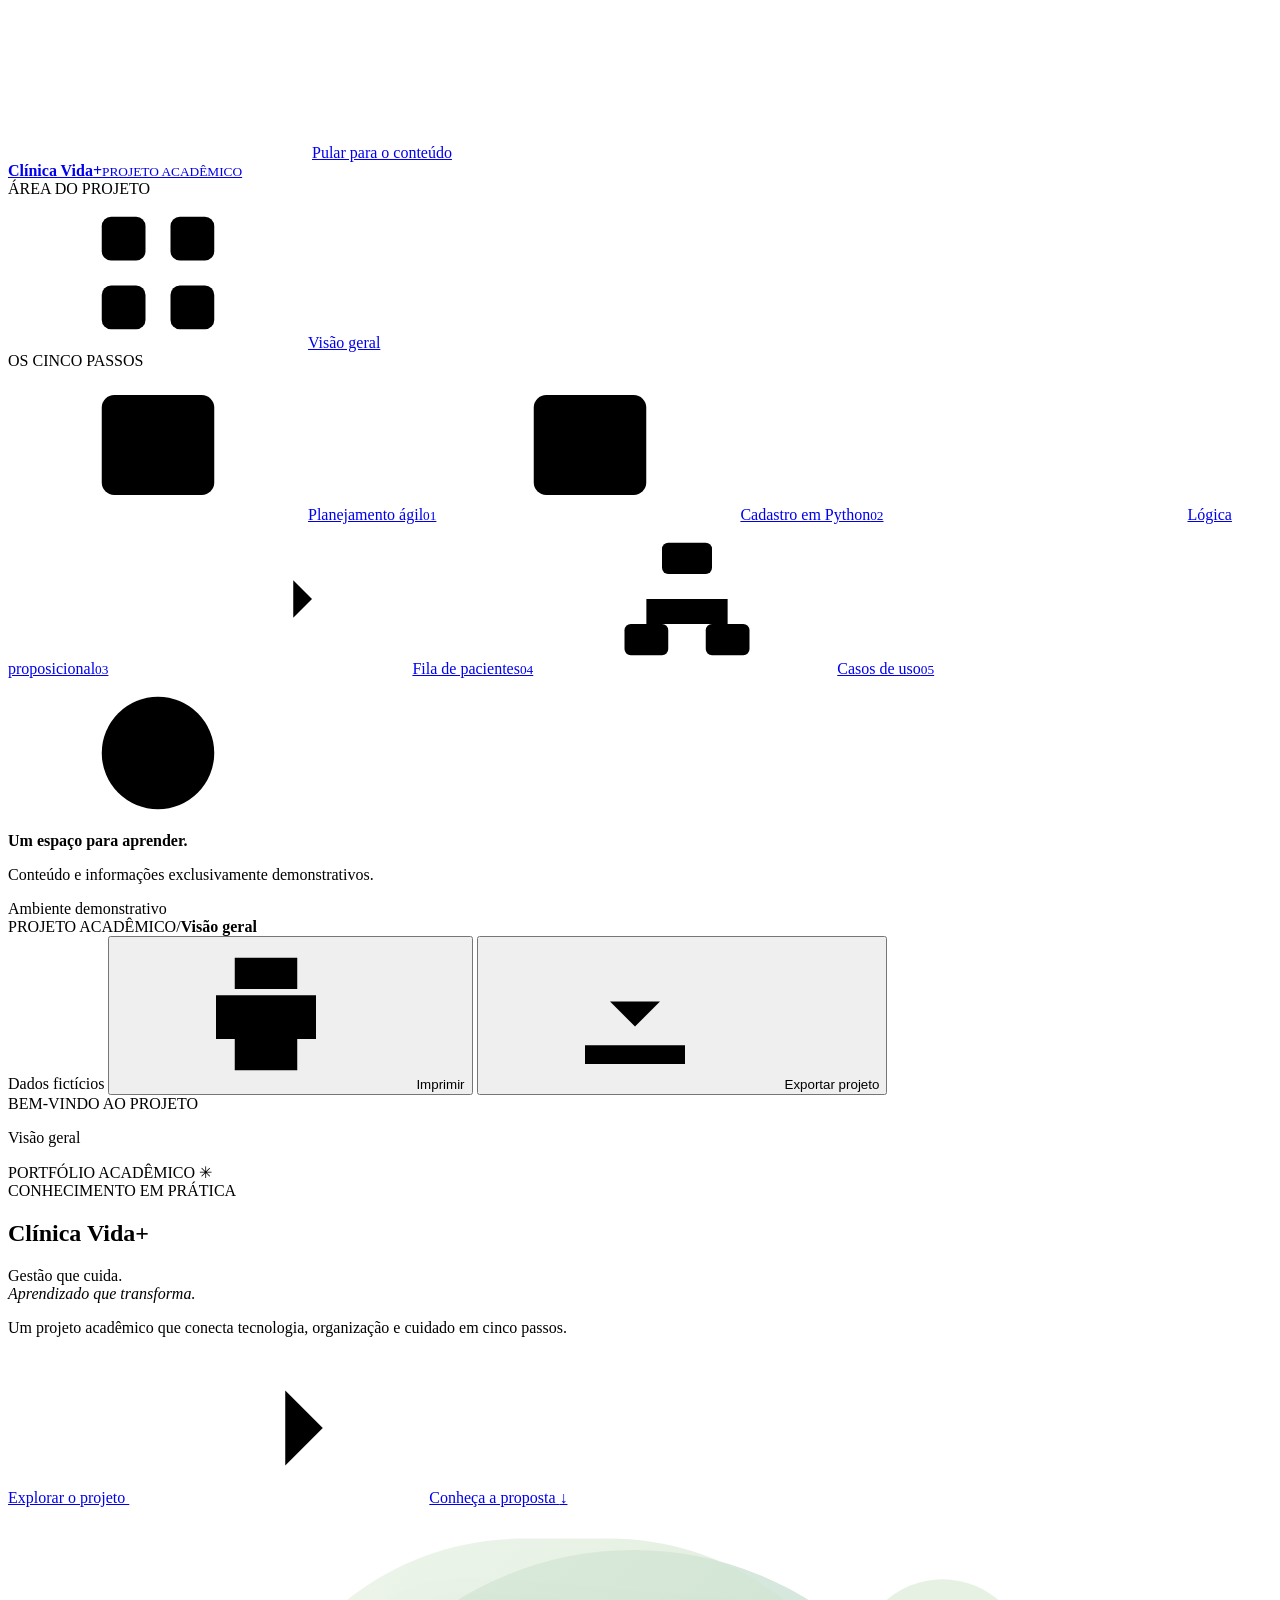
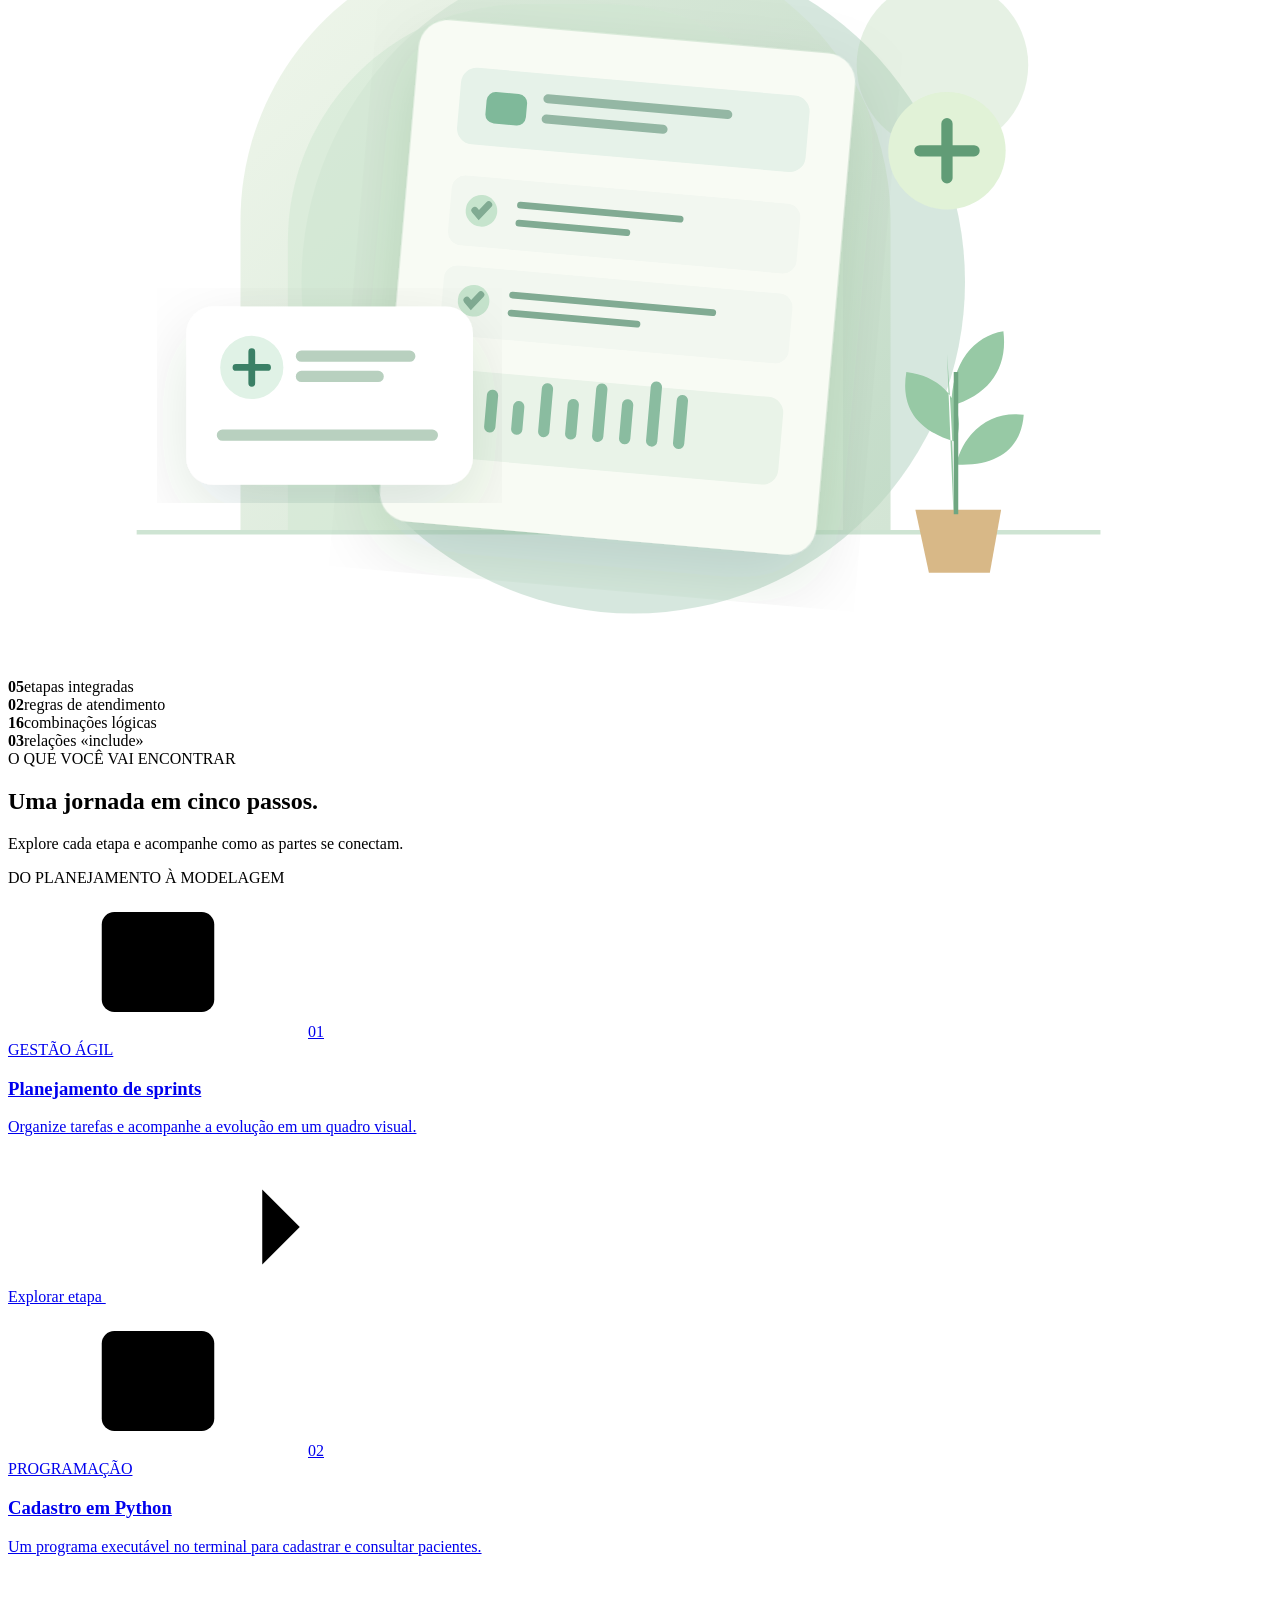
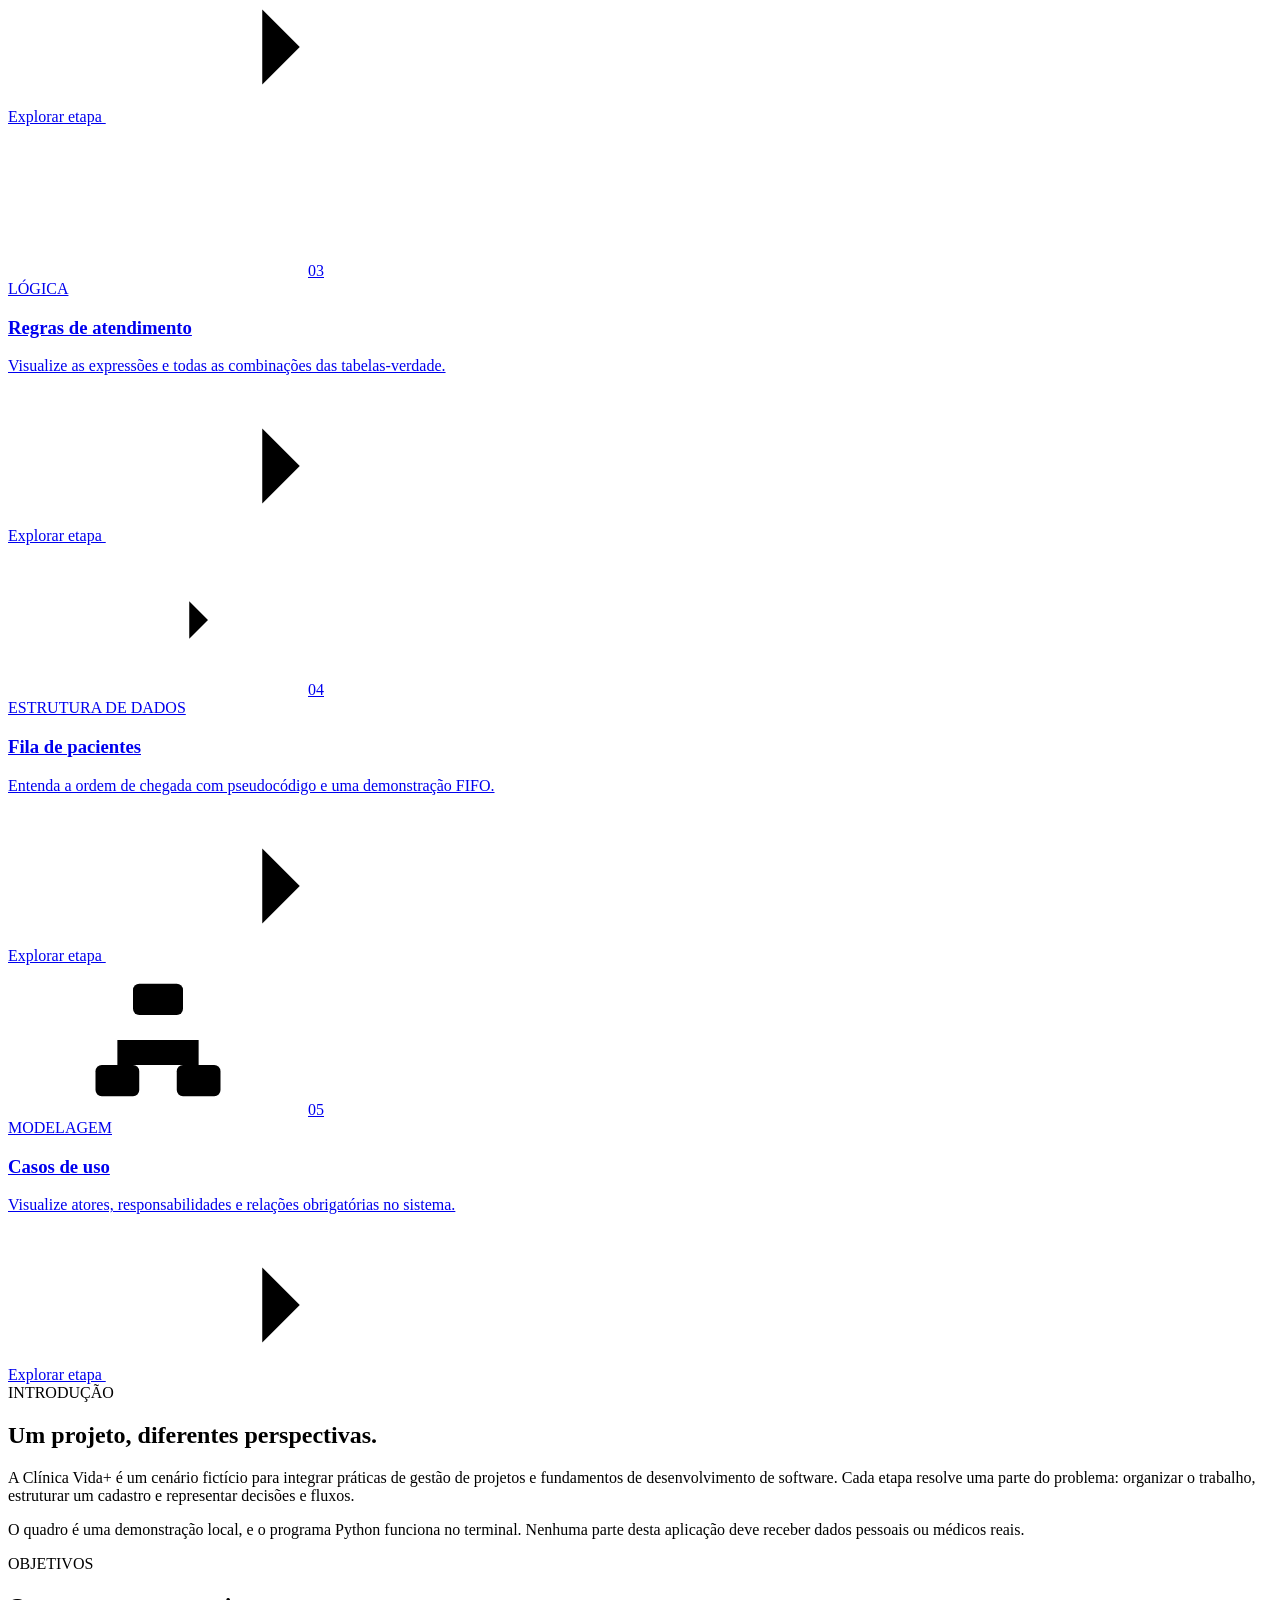
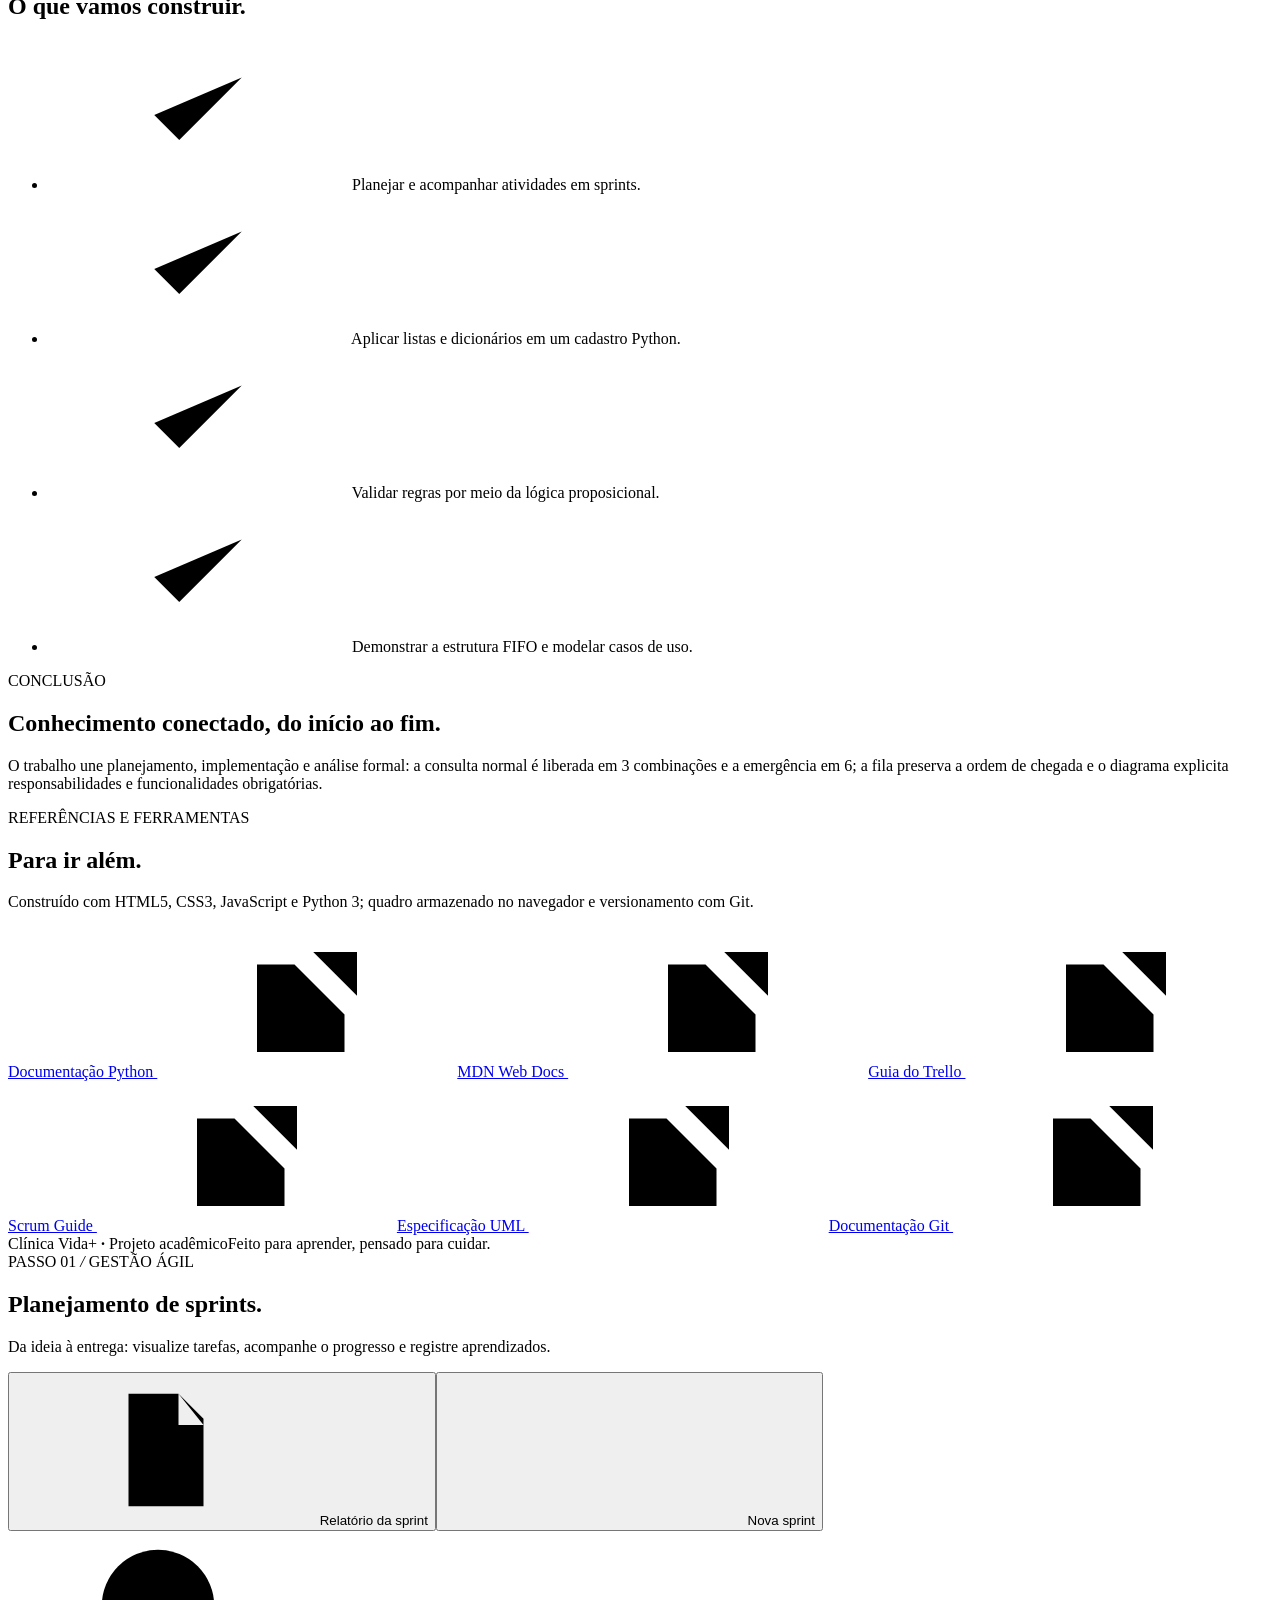
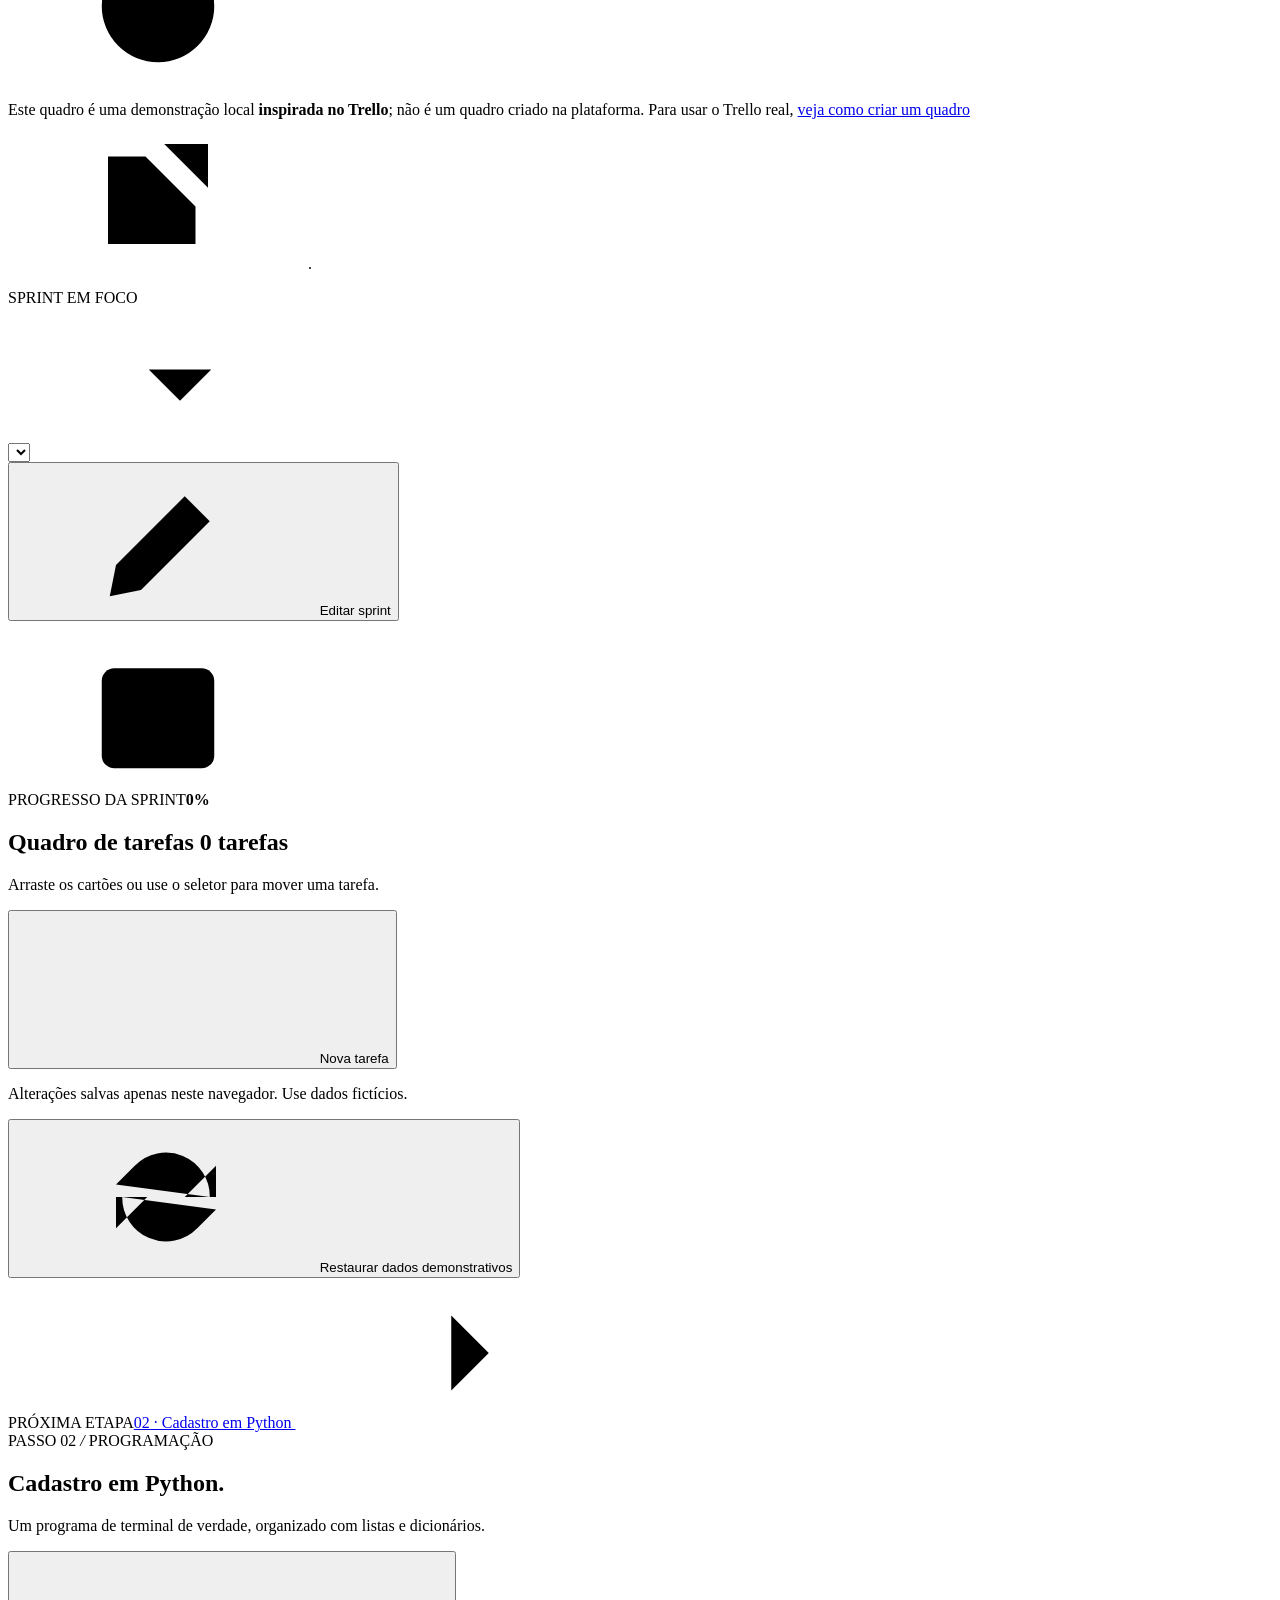
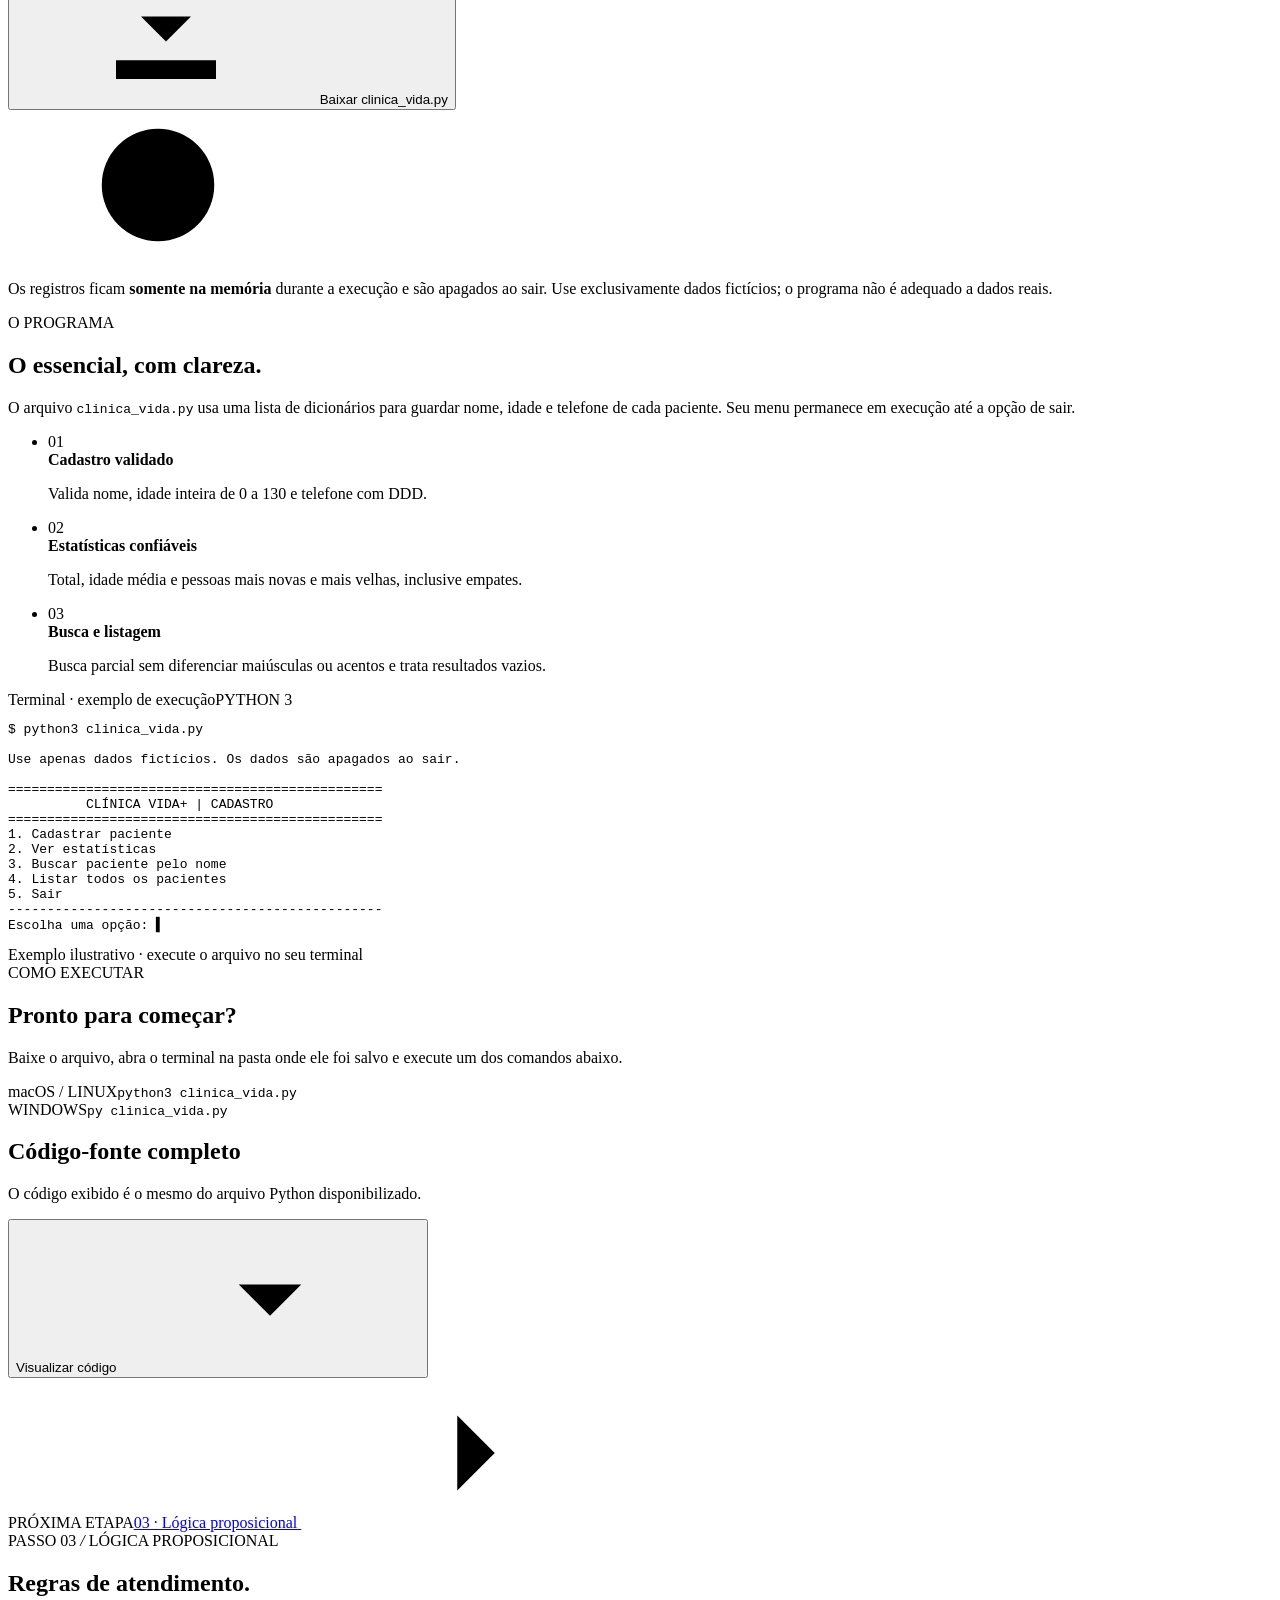
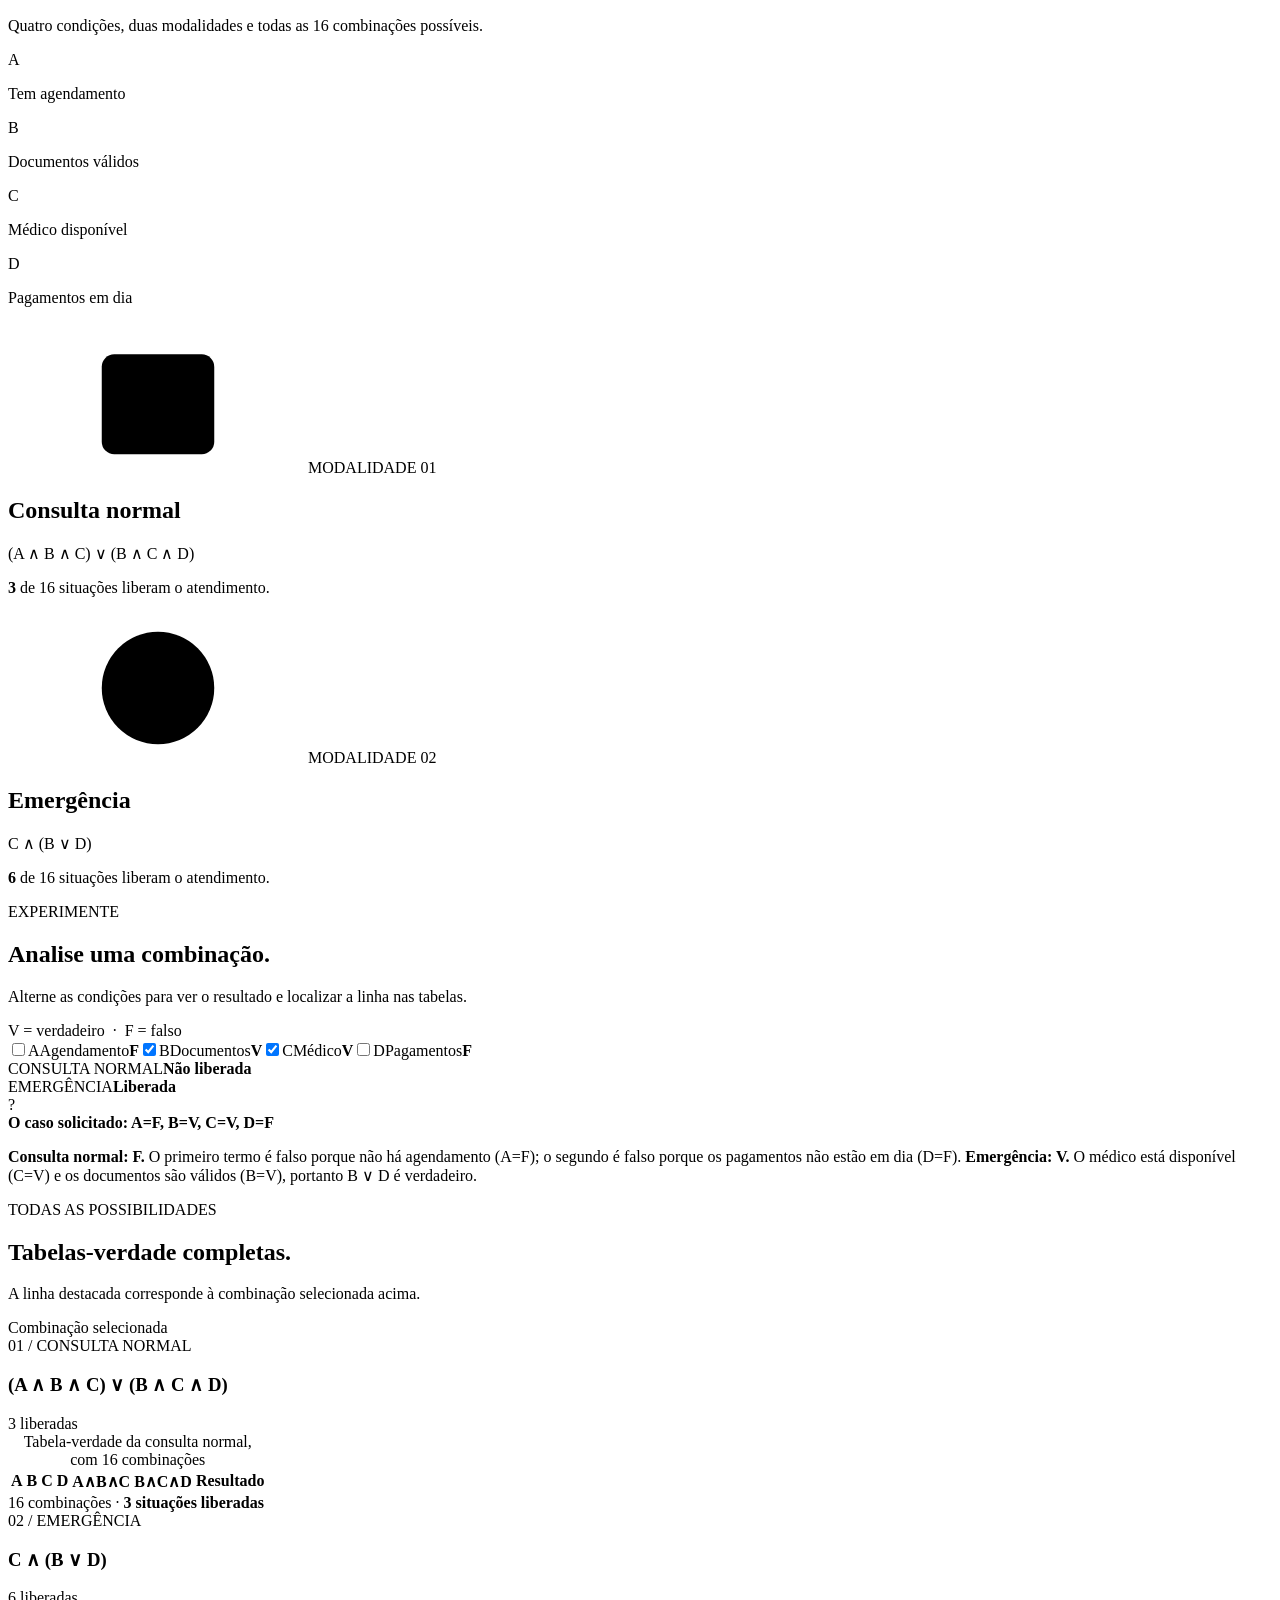
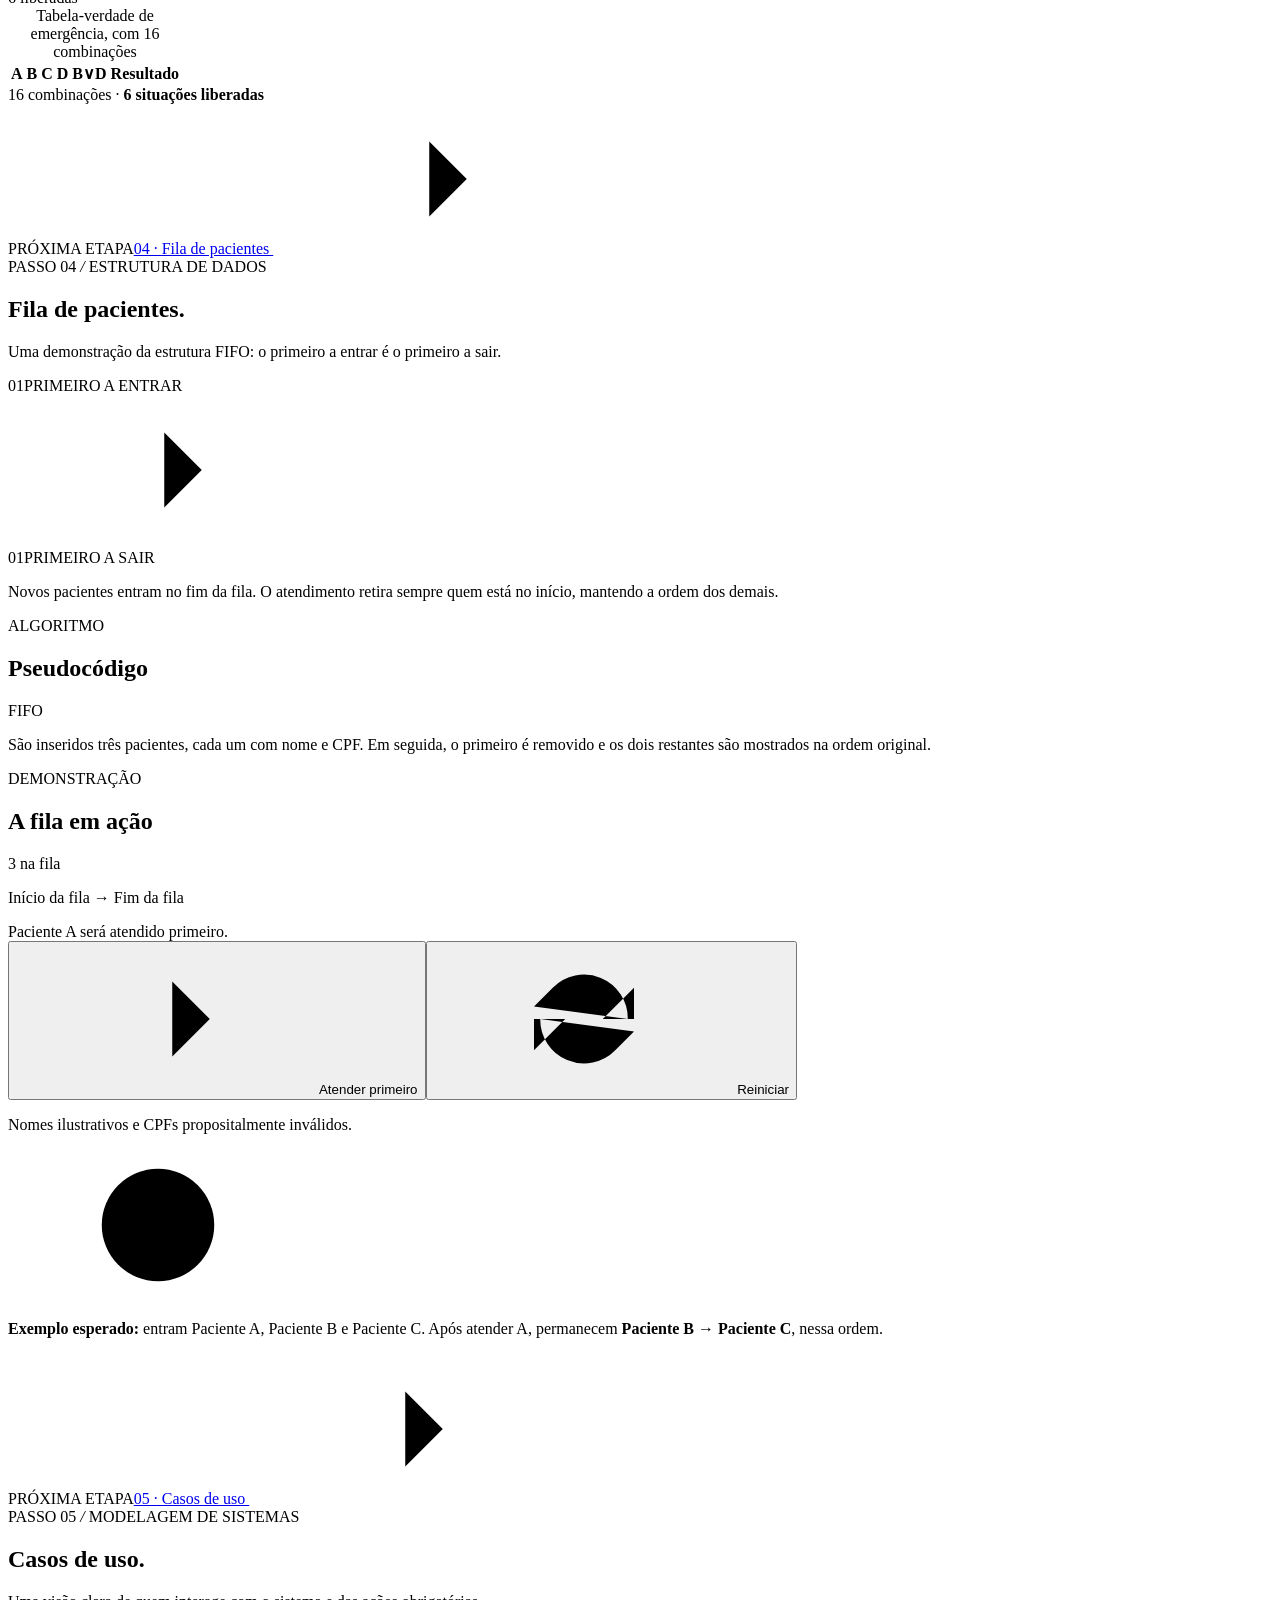
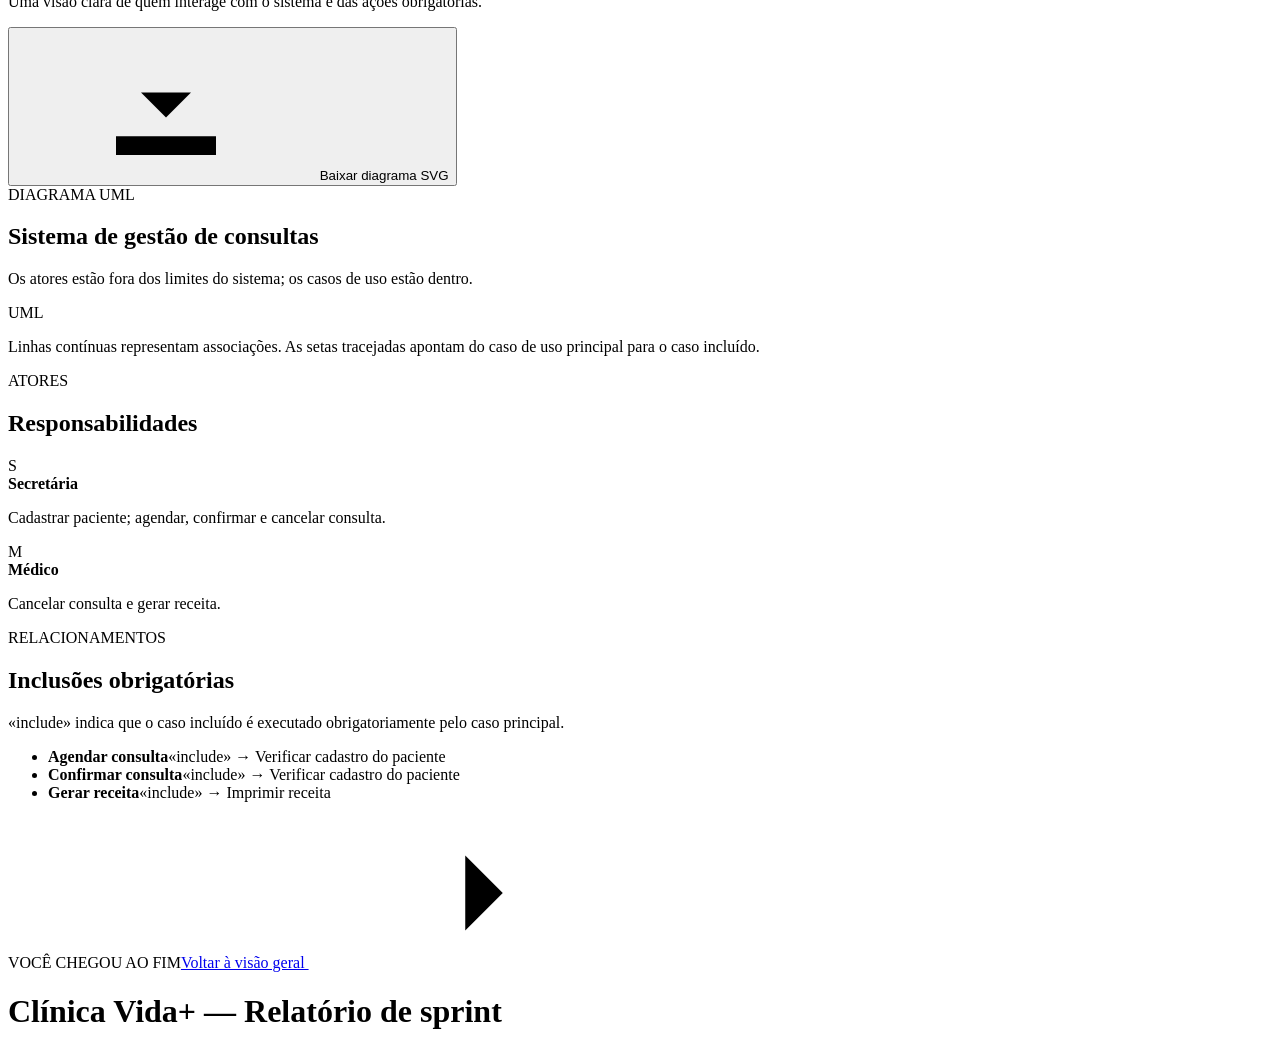
<file: index.template.html>
<!doctype html>
<html lang="pt-BR">
<head>
  <meta charset="utf-8">
  <meta name="viewport" content="width=device-width, initial-scale=1">
  <meta name="theme-color" content="#1d5645">
  <meta name="description" content="Projeto acadêmico Clínica Vida+: planejamento ágil, Python, lógica, fila FIFO e casos de uso.">
  <title>Clínica Vida+ | Projeto acadêmico</title>
  <style>
<!-- INJETAR_CSS -->
  </style>
</head>
<body>
  <svg class="icon-library" xmlns="http://www.w3.org/2000/svg" aria-hidden="true">
    <symbol id="i-overview" viewBox="0 0 24 24"><rect x="3" y="3" width="7" height="7" rx="1.5"/><rect x="14" y="3" width="7" height="7" rx="1.5"/><rect x="3" y="14" width="7" height="7" rx="1.5"/><rect x="14" y="14" width="7" height="7" rx="1.5"/></symbol>
    <symbol id="i-board" viewBox="0 0 24 24"><rect x="3" y="4" width="18" height="16" rx="2"/><path d="M9 4v16M15 4v16M5.5 8h1M11.5 8h1M17.5 8h1"/></symbol>
    <symbol id="i-terminal" viewBox="0 0 24 24"><rect x="3" y="4" width="18" height="16" rx="2"/><path d="m7 9 3 3-3 3m6 0h4"/></symbol>
    <symbol id="i-logic" viewBox="0 0 24 24"><path d="M4 5h16M4 12h16M4 19h16M9 3v18M16 3v18"/></symbol>
    <symbol id="i-queue" viewBox="0 0 24 24"><path d="M4 6h12M4 12h9M4 18h12m1-9 3 3-3 3"/></symbol>
    <symbol id="i-diagram" viewBox="0 0 24 24"><rect x="8" y="3" width="8" height="5" rx="1"/><rect x="2" y="16" width="7" height="5" rx="1"/><rect x="15" y="16" width="7" height="5" rx="1"/><path d="M12 8v4M5.5 16v-4h13v4"/></symbol>
    <symbol id="i-print" viewBox="0 0 24 24"><path d="M7 8V3h10v5M7 16H4V9h16v7h-3M7 13h10v8H7zM17 11h.01"/></symbol>
    <symbol id="i-download" viewBox="0 0 24 24"><path d="M12 3v11m-4-4 4 4 4-4M4 17v3h16v-3"/></symbol>
    <symbol id="i-arrow" viewBox="0 0 24 24"><path d="M4 12h15m-6-6 6 6-6 6"/></symbol>
    <symbol id="i-chevron" viewBox="0 0 24 24"><path d="m7 10 5 5 5-5"/></symbol>
    <symbol id="i-plus" viewBox="0 0 24 24"><path d="M12 5v14M5 12h14"/></symbol>
    <symbol id="i-calendar" viewBox="0 0 24 24"><rect x="3" y="5" width="18" height="16" rx="2"/><path d="M7 3v4m10-4v4M3 10h18"/></symbol>
    <symbol id="i-check" viewBox="0 0 24 24"><path d="m5 12 4 4L19 6"/></symbol>
    <symbol id="i-check-circle" viewBox="0 0 24 24"><circle cx="12" cy="12" r="9"/><path d="m8 12 2.5 2.5L16 9"/></symbol>
    <symbol id="i-edit" viewBox="0 0 24 24"><path d="M12 20h9M4 16l-1 5 5-1L19 9l-4-4L4 16zM14 6l4 4"/></symbol>
    <symbol id="i-file" viewBox="0 0 24 24"><path d="M6 3h8l4 4v14H6zM14 3v5h4M9 12h6m-6 4h6"/></symbol>
    <symbol id="i-external" viewBox="0 0 24 24"><path d="M13 4h7v7M20 4l-9 9M18 14v6H4V6h6"/></symbol>
    <symbol id="i-close" viewBox="0 0 24 24"><path d="m6 6 12 12M18 6 6 18"/></symbol>
    <symbol id="i-trash" viewBox="0 0 24 24"><path d="M4 7h16M10 4h4M6 7l1 13h10l1-13M10 11v5m4-5v5"/></symbol>
    <symbol id="i-chat" viewBox="0 0 24 24"><path d="M4 4h16v12H9l-5 4V4z"/></symbol>
    <symbol id="i-info" viewBox="0 0 24 24"><circle cx="12" cy="12" r="9"/><path d="M12 11v5m0-8h.01"/></symbol>
    <symbol id="i-refresh" viewBox="0 0 24 24"><path d="M20 7v5h-5M4 17v-5h5M19 12a7 7 0 0 0-12-5L4 10m1 2a7 7 0 0 0 12 5l3-3"/></symbol>
  </svg>

  <a class="skip-link" href="#conteudo">Pular para o conteúdo</a>
  <div class="app-shell" id="app-shell">
    <aside class="sidebar">
      <a class="brand" href="#inicio" aria-label="Clínica Vida+, ir para visão geral">
        <span class="brand-mark" aria-hidden="true"><span></span><span></span></span>
        <span class="brand-copy"><strong>Clínica Vida<span>+</span></strong><small>PROJETO ACADÊMICO</small></span>
      </a>
      <div class="sidebar-label">ÁREA DO PROJETO</div>
      <nav class="side-nav" aria-label="Seções do projeto">
        <a href="#inicio" data-route="inicio" class="nav-link"><svg class="icon"><use href="#i-overview"/></svg><span>Visão geral</span></a>
        <div class="nav-group-label">OS CINCO PASSOS</div>
        <a href="#sprints" data-route="sprints" class="nav-link"><svg class="icon"><use href="#i-board"/></svg><span>Planejamento ágil</span><small>01</small></a>
        <a href="#python" data-route="python" class="nav-link"><svg class="icon"><use href="#i-terminal"/></svg><span>Cadastro em Python</span><small>02</small></a>
        <a href="#logica" data-route="logica" class="nav-link"><svg class="icon"><use href="#i-logic"/></svg><span>Lógica proposicional</span><small>03</small></a>
        <a href="#fila" data-route="fila" class="nav-link"><svg class="icon"><use href="#i-queue"/></svg><span>Fila de pacientes</span><small>04</small></a>
        <a href="#casos" data-route="casos" class="nav-link"><svg class="icon"><use href="#i-diagram"/></svg><span>Casos de uso</span><small>05</small></a>
      </nav>
      <div class="sidebar-note">
        <span class="sidebar-note-icon"><svg class="icon"><use href="#i-info"/></svg></span>
        <div><strong>Um espaço para aprender.</strong><p>Conteúdo e informações exclusivamente demonstrativos.</p></div>
      </div>
      <div class="sidebar-footer"><span class="status-dot"></span> Ambiente demonstrativo</div>
    </aside>

    <div class="shell-content">
      <header class="topbar">
        <div class="breadcrumb"><span>PROJETO ACADÊMICO</span><span class="crumb-divider">/</span><strong id="current-page">Visão geral</strong></div>
        <div class="top-actions">
          <span class="demo-pill"><span class="status-dot"></span> Dados fictícios</span>
          <button class="button button-quiet top-print" id="print-project" type="button"><svg class="icon"><use href="#i-print"/></svg><span>Imprimir</span></button>
          <button class="button button-primary" id="export-project" type="button"><svg class="icon"><use href="#i-download"/></svg><span>Exportar projeto</span></button>
        </div>
      </header>

      <main id="conteudo" tabindex="-1">
        <!-- CAPA, INTRODUÇÃO, OBJETIVOS, CONCLUSÃO E REFERÊNCIAS -->
        <section class="view" id="inicio" aria-labelledby="inicio-title">
          <div class="page-intro"><div><div class="eyebrow"><span></span> BEM-VINDO AO PROJETO</div><p class="page-kicker">Visão geral</p></div><span class="project-label">PORTFÓLIO ACADÊMICO <span>✳</span></span></div>
          <div class="hero">
            <div class="hero-copy">
              <div class="hero-pill"><span></span> CONHECIMENTO EM PRÁTICA</div>
              <h1 id="inicio-title">Clínica Vida<span>+</span></h1>
              <p class="hero-lead">Gestão que cuida.<br><em>Aprendizado que transforma.</em></p>
              <p class="hero-description">Um projeto acadêmico que conecta tecnologia, organização e cuidado em cinco passos.</p>
              <div class="hero-actions"><a class="button button-light" href="#sprints">Explorar o projeto <svg class="icon"><use href="#i-arrow"/></svg></a><a class="hero-link" href="#sobre-projeto">Conheça a proposta <span>↓</span></a></div>
            </div>
            <div class="hero-art" aria-hidden="true">
              <svg viewBox="0 0 560 340" xmlns="http://www.w3.org/2000/svg">
                <defs><linearGradient id="art-bg" x1="0" x2="1" y1="0" y2="1"><stop stop-color="#e6f1df"/><stop offset="1" stop-color="#b8d5bb"/></linearGradient><filter id="art-shadow"><feDropShadow dx="0" dy="12" stdDeviation="16" flood-color="#103d2c" flood-opacity=".13"/></filter></defs>
                <circle cx="277" cy="166" r="147" fill="#77ae92" opacity=".30"/><circle cx="414" cy="70" r="38" fill="#b5d7af" opacity=".34"/>
                <path d="M57 277h427" stroke="#b5d6bc" stroke-width="2" opacity=".65"/>
                <path d="M103 276V139c0-69 56-125 125-125h38c69 0 125 56 125 125v137" fill="url(#art-bg)" opacity=".62"/>
                <path d="M124 276V148c0-58 47-105 105-105h36c58 0 105 47 105 105v128" fill="#d3e8d5" opacity=".58"/>
                <rect x="173" y="57" width="194" height="223" rx="13" fill="#f8fbf4" filter="url(#art-shadow)" transform="rotate(5 270 169)"/>
                <g transform="rotate(5 270 169)"><rect x="193" y="77" width="155" height="34" rx="7" fill="#e6f2e9"/><rect x="205" y="87" width="18" height="14" rx="4" fill="#7fb99a"/><path d="M232 88h80M232 97h52" stroke="#80a993" stroke-width="4" stroke-linecap="round" opacity=".8"/><rect x="193" y="125" width="155" height="31" rx="6" fill="#f2f7f0"/><circle cx="207" cy="140" r="7" fill="#c6e4cd"/><path d="m204 140 2 2 4-5M224 136h71M224 144h48" fill="none" stroke="#81ab93" stroke-width="3" stroke-linecap="round"/><rect x="193" y="165" width="155" height="31" rx="6" fill="#f2f7f0"/><circle cx="207" cy="180" r="7" fill="#c6e4cd"/><path d="m204 180 2 2 4-5M224 176h89M224 184h56" fill="none" stroke="#81ab93" stroke-width="3" stroke-linecap="round"/><rect x="193" y="211" width="155" height="39" rx="7" fill="#e9f3e8"/><path d="M207 235v-8m12 8v-14m12 14v-10m12 10v-19m12 19v-13m12 13v-21m12 21v-15m12 15v-24m12 24v-19" stroke="#8abca0" stroke-width="5" stroke-linecap="round"/></g>
                <rect x="79" y="177" width="127" height="79" rx="12" fill="#ffffff" filter="url(#art-shadow)"/><circle cx="108" cy="204" r="14" fill="#e0f2e6"/><path d="M108 197v14m-7-7h14" stroke="#3b8066" stroke-width="3" stroke-linecap="round"/><path d="M130 199h48M130 208h34M95 234h93" stroke="#b8d0bf" stroke-width="5" stroke-linecap="round"/>
                <g transform="translate(398 179)"><path d="M21 93c0-35-2-61-3-74M22 58C1 52-2 39 0 27c17 2 27 15 22 31ZM20 42C20 23 30 11 43 9c2 16-6 28-23 33ZM22 68c4-16 17-24 30-22-1 15-12 23-30 22Z" fill="#97c9a5"/><path d="M4 88h38l-5 28H10z" fill="#d8b887"/><path d="M22 90V27" stroke="#6fa681" stroke-width="2"/></g>
                <circle cx="416" cy="108" r="26" fill="#e1f2d7"/><path d="M416 96v24m-12-12h24" stroke="#619c76" stroke-width="5" stroke-linecap="round"/>
              </svg>
            </div>
          </div>

          <div class="metric-strip" aria-label="Resumo do projeto">
            <div><strong>05</strong><span>etapas integradas</span></div><div><strong>02</strong><span>regras de atendimento</span></div><div><strong>16</strong><span>combinações lógicas</span></div><div><strong>03</strong><span>relações «include»</span></div>
          </div>

          <div class="content-heading" id="passos"><div><div class="eyebrow"><span></span> O QUE VOCÊ VAI ENCONTRAR</div><h2>Uma jornada em cinco passos.</h2><p>Explore cada etapa e acompanhe como as partes se conectam.</p></div><span class="heading-aside">DO PLANEJAMENTO À MODELAGEM</span></div>
          <div class="step-grid">
            <a class="step-card" href="#sprints"><div class="step-card-top"><span class="step-icon mint"><svg class="icon"><use href="#i-board"/></svg></span><span class="step-number">01</span></div><span class="step-tag">GESTÃO ÁGIL</span><h3>Planejamento de sprints</h3><p>Organize tarefas e acompanhe a evolução em um quadro visual.</p><span class="step-link">Explorar etapa <svg class="icon"><use href="#i-arrow"/></svg></span></a>
            <a class="step-card" href="#python"><div class="step-card-top"><span class="step-icon sand"><svg class="icon"><use href="#i-terminal"/></svg></span><span class="step-number">02</span></div><span class="step-tag">PROGRAMAÇÃO</span><h3>Cadastro em Python</h3><p>Um programa executável no terminal para cadastrar e consultar pacientes.</p><span class="step-link">Explorar etapa <svg class="icon"><use href="#i-arrow"/></svg></span></a>
            <a class="step-card" href="#logica"><div class="step-card-top"><span class="step-icon lavender"><svg class="icon"><use href="#i-logic"/></svg></span><span class="step-number">03</span></div><span class="step-tag">LÓGICA</span><h3>Regras de atendimento</h3><p>Visualize as expressões e todas as combinações das tabelas-verdade.</p><span class="step-link">Explorar etapa <svg class="icon"><use href="#i-arrow"/></svg></span></a>
            <a class="step-card" href="#fila"><div class="step-card-top"><span class="step-icon sky"><svg class="icon"><use href="#i-queue"/></svg></span><span class="step-number">04</span></div><span class="step-tag">ESTRUTURA DE DADOS</span><h3>Fila de pacientes</h3><p>Entenda a ordem de chegada com pseudocódigo e uma demonstração FIFO.</p><span class="step-link">Explorar etapa <svg class="icon"><use href="#i-arrow"/></svg></span></a>
            <a class="step-card" href="#casos"><div class="step-card-top"><span class="step-icon rose"><svg class="icon"><use href="#i-diagram"/></svg></span><span class="step-number">05</span></div><span class="step-tag">MODELAGEM</span><h3>Casos de uso</h3><p>Visualize atores, responsabilidades e relações obrigatórias no sistema.</p><span class="step-link">Explorar etapa <svg class="icon"><use href="#i-arrow"/></svg></span></a>
          </div>

          <div class="overview-details" id="sobre-projeto">
            <article class="surface editorial-card"><div class="eyebrow"><span></span> INTRODUÇÃO</div><h2>Um projeto, diferentes perspectivas.</h2><p>A Clínica Vida+ é um cenário fictício para integrar práticas de gestão de projetos e fundamentos de desenvolvimento de software. Cada etapa resolve uma parte do problema: organizar o trabalho, estruturar um cadastro e representar decisões e fluxos.</p><p>O quadro é uma demonstração local, e o programa Python funciona no terminal. Nenhuma parte desta aplicação deve receber dados pessoais ou médicos reais.</p></article>
            <article class="surface editorial-card objectives"><div class="eyebrow"><span></span> OBJETIVOS</div><h2>O que vamos construir.</h2><ul class="check-list"><li><svg class="icon"><use href="#i-check"/></svg> Planejar e acompanhar atividades em sprints.</li><li><svg class="icon"><use href="#i-check"/></svg> Aplicar listas e dicionários em um cadastro Python.</li><li><svg class="icon"><use href="#i-check"/></svg> Validar regras por meio da lógica proposicional.</li><li><svg class="icon"><use href="#i-check"/></svg> Demonstrar a estrutura FIFO e modelar casos de uso.</li></ul></article>
          </div>
          <div class="surface conclusion-card"><div><div class="eyebrow"><span></span> CONCLUSÃO</div><h2>Conhecimento conectado, do início ao fim.</h2></div><p>O trabalho une planejamento, implementação e análise formal: a consulta normal é liberada em 3 combinações e a emergência em 6; a fila preserva a ordem de chegada e o diagrama explicita responsabilidades e funcionalidades obrigatórias.</p></div>
          <div class="references"><div><div class="eyebrow"><span></span> REFERÊNCIAS E FERRAMENTAS</div><h2>Para ir além.</h2><p>Construído com HTML5, CSS3, JavaScript e Python 3; quadro armazenado no navegador e versionamento com Git.</p></div><div class="reference-links"><a href="https://docs.python.org/pt-br/3/tutorial/datastructures.html" target="_blank" rel="noopener noreferrer">Documentação Python <svg class="icon"><use href="#i-external"/></svg></a><a href="https://developer.mozilla.org/pt-BR/docs/Learn_web_development" target="_blank" rel="noopener noreferrer">MDN Web Docs <svg class="icon"><use href="#i-external"/></svg></a><a href="https://support.atlassian.com/trello/docs/creating-a-new-board/" target="_blank" rel="noopener noreferrer">Guia do Trello <svg class="icon"><use href="#i-external"/></svg></a><a href="https://scrumguides.org/scrum-guide.html" target="_blank" rel="noopener noreferrer">Scrum Guide <svg class="icon"><use href="#i-external"/></svg></a><a href="https://www.omg.org/spec/UML/2.5.1/" target="_blank" rel="noopener noreferrer">Especificação UML <svg class="icon"><use href="#i-external"/></svg></a><a href="https://git-scm.com/doc" target="_blank" rel="noopener noreferrer">Documentação Git <svg class="icon"><use href="#i-external"/></svg></a></div></div>
          <footer class="page-footer"><span>Clínica Vida+ <b>·</b> Projeto acadêmico</span><span>Feito para aprender, pensado para cuidar.</span></footer>
        </section>

        <!-- PASSO 1 -->
        <section class="view" id="sprints" aria-labelledby="sprints-title">
          <div class="view-heading"><div><div class="eyebrow"><span></span> PASSO 01 <i>/</i> GESTÃO ÁGIL</div><h1 id="sprints-title">Planejamento de sprints<span class="title-dot">.</span></h1><p>Da ideia à entrega: visualize tarefas, acompanhe o progresso e registre aprendizados.</p></div><div class="view-actions"><button class="button button-outline" id="open-sprint-report" type="button"><svg class="icon"><use href="#i-file"/></svg> Relatório da sprint</button><button class="button button-primary" id="new-sprint" type="button"><svg class="icon"><use href="#i-plus"/></svg> Nova sprint</button></div></div>
          <div class="notice notice-trello"><svg class="icon"><use href="#i-info"/></svg><p>Este quadro é uma demonstração local <strong>inspirada no Trello</strong>; não é um quadro criado na plataforma. Para usar o Trello real, <a href="https://support.atlassian.com/trello/docs/creating-a-new-board/" target="_blank" rel="noopener noreferrer">veja como criar um quadro <svg class="icon"><use href="#i-external"/></svg></a>.</p></div>
          <div class="surface sprint-panel">
            <div class="sprint-main"><div class="sprint-header"><div><label class="field-label" for="sprint-select">SPRINT EM FOCO</label><div class="select-shell"><select id="sprint-select" aria-label="Selecionar sprint"></select><svg class="icon"><use href="#i-chevron"/></svg></div></div><button class="button button-small button-outline" id="edit-sprint" type="button"><svg class="icon"><use href="#i-edit"/></svg> Editar sprint</button></div><p id="sprint-goal" class="sprint-goal"></p><div class="sprint-meta"><span><svg class="icon"><use href="#i-calendar"/></svg> <span id="sprint-period"></span></span><span class="meta-divider"></span><span id="sprint-duration"></span><span class="meta-divider"></span><span class="sprint-stage" id="sprint-stage"></span></div></div>
            <div class="sprint-progress"><div class="progress-label"><span>PROGRESSO DA SPRINT</span><strong id="sprint-percent">0%</strong></div><div class="progress-track" role="progressbar" aria-label="Tarefas concluídas da sprint" aria-valuemin="0" aria-valuemax="100" aria-valuenow="0" id="sprint-progress"><span></span></div><div class="progress-caption"><span id="sprint-progress-caption"></span><span id="sprint-checklist-caption"></span></div></div>
          </div>
          <div class="board-heading"><div><h2>Quadro de tarefas <span class="small-count" id="task-total">0 tarefas</span></h2><p>Arraste os cartões ou use o seletor para mover uma tarefa.</p></div><button class="button button-primary" id="new-task" type="button"><svg class="icon"><use href="#i-plus"/></svg> Nova tarefa</button></div>
          <div class="board-scroller"><div class="kanban-board" id="kanban-board" aria-label="Quadro de tarefas da sprint selecionada"></div></div>
          <div class="board-bottom"><p><span class="status-dot"></span> Alterações salvas apenas neste navegador. Use dados fictícios.</p><button class="text-button" id="reset-demo" type="button"><svg class="icon"><use href="#i-refresh"/></svg> Restaurar dados demonstrativos</button></div>
          <div id="print-all-sprints" class="print-only"></div>
          <div class="next-step"><span>PRÓXIMA ETAPA</span><a href="#python">02 · Cadastro em Python <svg class="icon"><use href="#i-arrow"/></svg></a></div>
        </section>

        <!-- PASSO 2 -->
        <section class="view" id="python" aria-labelledby="python-title">
          <div class="view-heading"><div><div class="eyebrow"><span></span> PASSO 02 <i>/</i> PROGRAMAÇÃO</div><h1 id="python-title">Cadastro em Python<span class="title-dot">.</span></h1><p>Um programa de terminal de verdade, organizado com listas e dicionários.</p></div><div class="view-actions"><button class="button button-primary" id="download-python" type="button"><svg class="icon"><use href="#i-download"/></svg> Baixar clinica_vida.py</button></div></div>
          <div class="notice"><svg class="icon"><use href="#i-info"/></svg><p>Os registros ficam <strong>somente na memória</strong> durante a execução e são apagados ao sair. Use exclusivamente dados fictícios; o programa não é adequado a dados reais.</p></div>
          <div class="python-layout"><div class="python-explain"><div class="eyebrow"><span></span> O PROGRAMA</div><h2>O essencial, com clareza.</h2><p>O arquivo <code>clinica_vida.py</code> usa uma lista de dicionários para guardar nome, idade e telefone de cada paciente. Seu menu permanece em execução até a opção de sair.</p><ul class="feature-list"><li><span>01</span><div><strong>Cadastro validado</strong><p>Valida nome, idade inteira de 0 a 130 e telefone com DDD.</p></div></li><li><span>02</span><div><strong>Estatísticas confiáveis</strong><p>Total, idade média e pessoas mais novas e mais velhas, inclusive empates.</p></div></li><li><span>03</span><div><strong>Busca e listagem</strong><p>Busca parcial sem diferenciar maiúsculas ou acentos e trata resultados vazios.</p></div></li></ul></div><div class="terminal-card"><div class="terminal-top"><span class="terminal-dots"><i></i><i></i><i></i></span><span>Terminal · exemplo de execução</span><span>PYTHON 3</span></div><pre><span class="terminal-prompt">$</span> python3 clinica_vida.py

Use apenas dados fictícios. Os dados são apagados ao sair.

<span class="terminal-muted">================================================</span>
          CLÍNICA VIDA+ | CADASTRO
<span class="terminal-muted">================================================</span>
1. Cadastrar paciente
2. Ver estatísticas
3. Buscar paciente pelo nome
4. Listar todos os pacientes
5. Sair
<span class="terminal-muted">------------------------------------------------</span>
Escolha uma opção: <span class="terminal-cursor">▍</span></pre><div class="terminal-footer"><span class="terminal-live-dot"></span> Exemplo ilustrativo · execute o arquivo no seu terminal</div></div></div>
          <div class="surface run-card"><div><div class="eyebrow"><span></span> COMO EXECUTAR</div><h2>Pronto para começar?</h2><p>Baixe o arquivo, abra o terminal na pasta onde ele foi salvo e execute um dos comandos abaixo.</p></div><div class="command-list"><div><span>macOS / LINUX</span><code>python3 clinica_vida.py</code></div><div><span>WINDOWS</span><code>py clinica_vida.py</code></div></div></div>
          <div class="source-heading"><div><h2>Código-fonte completo</h2><p>O código exibido é o mesmo do arquivo Python disponibilizado.</p></div><button class="button button-outline" id="toggle-source" type="button" aria-expanded="false" aria-controls="source-panel">Visualizar código <svg class="icon"><use href="#i-chevron"/></svg></button></div><div class="source-panel" id="source-panel" hidden><pre><code id="python-source"></code></pre></div>
          <div class="next-step"><span>PRÓXIMA ETAPA</span><a href="#logica">03 · Lógica proposicional <svg class="icon"><use href="#i-arrow"/></svg></a></div>
        </section>

        <!-- PASSO 3 -->
        <section class="view" id="logica" aria-labelledby="logica-title">
          <div class="view-heading"><div><div class="eyebrow"><span></span> PASSO 03 <i>/</i> LÓGICA PROPOSICIONAL</div><h1 id="logica-title">Regras de atendimento<span class="title-dot">.</span></h1><p>Quatro condições, duas modalidades e todas as 16 combinações possíveis.</p></div></div>
          <div class="variable-grid"><div><span class="variable-letter">A</span><p>Tem agendamento</p></div><div><span class="variable-letter">B</span><p>Documentos válidos</p></div><div><span class="variable-letter">C</span><p>Médico disponível</p></div><div><span class="variable-letter">D</span><p>Pagamentos em dia</p></div></div>
          <div class="formula-grid"><article class="formula-card"><div class="formula-top"><span class="formula-icon"><svg class="icon"><use href="#i-calendar"/></svg></span><span class="formula-label">MODALIDADE 01</span></div><h2>Consulta normal</h2><div class="formula">(A ∧ B ∧ C) ∨ (B ∧ C ∧ D)</div><p><strong id="normal-count">3</strong> de 16 situações liberam o atendimento.</p></article><article class="formula-card emergency"><div class="formula-top"><span class="formula-icon"><svg class="icon"><use href="#i-check-circle"/></svg></span><span class="formula-label">MODALIDADE 02</span></div><h2>Emergência</h2><div class="formula">C ∧ (B ∨ D)</div><p><strong id="emergency-count">6</strong> de 16 situações liberam o atendimento.</p></article></div>
          <div class="surface scenario-card"><div class="scenario-head"><div><div class="eyebrow"><span></span> EXPERIMENTE</div><h2>Analise uma combinação.</h2><p>Alterne as condições para ver o resultado e localizar a linha nas tabelas.</p></div><span class="scenario-note">V = verdadeiro &nbsp;·&nbsp; F = falso</span></div><div class="scenario-content"><div class="toggle-grid"><label class="toggle-field"><input type="checkbox" data-variable="a"><span class="toggle-letter">A</span><span class="toggle-label">Agendamento</span><strong data-var-value="a">F</strong></label><label class="toggle-field"><input type="checkbox" data-variable="b" checked><span class="toggle-letter">B</span><span class="toggle-label">Documentos</span><strong data-var-value="b">V</strong></label><label class="toggle-field"><input type="checkbox" data-variable="c" checked><span class="toggle-letter">C</span><span class="toggle-label">Médico</span><strong data-var-value="c">V</strong></label><label class="toggle-field"><input type="checkbox" data-variable="d"><span class="toggle-letter">D</span><span class="toggle-label">Pagamentos</span><strong data-var-value="d">F</strong></label></div><div class="scenario-outcomes"><div><span>CONSULTA NORMAL</span><strong id="scenario-normal">Não liberada</strong><small id="scenario-normal-explanation"></small></div><div><span>EMERGÊNCIA</span><strong id="scenario-emergency">Liberada</strong><small id="scenario-emergency-explanation"></small></div></div></div></div>
          <div class="case-callout"><div class="case-mark">?</div><div><strong>O caso solicitado: A=F, B=V, C=V, D=F</strong><p><b>Consulta normal: F.</b> O primeiro termo é falso porque não há agendamento (A=F); o segundo é falso porque os pagamentos não estão em dia (D=F). <b>Emergência: V.</b> O médico está disponível (C=V) e os documentos são válidos (B=V), portanto B ∨ D é verdadeiro.</p></div></div>
          <div class="table-heading"><div><div class="eyebrow"><span></span> TODAS AS POSSIBILIDADES</div><h2>Tabelas-verdade completas.</h2><p>A linha destacada corresponde à combinação selecionada acima.</p></div><span class="table-legend"><span></span> Combinação selecionada</span></div>
          <div class="truth-grid"><article class="surface truth-card"><div class="truth-title"><div><span>01 / CONSULTA NORMAL</span><h3>(A ∧ B ∧ C) ∨ (B ∧ C ∧ D)</h3></div><span class="truth-badge" id="normal-table-count">3 liberadas</span></div><div class="table-scroll"><table><caption class="sr-only">Tabela-verdade da consulta normal, com 16 combinações</caption><thead><tr><th scope="col">A</th><th scope="col">B</th><th scope="col">C</th><th scope="col">D</th><th scope="col">A∧B∧C</th><th scope="col">B∧C∧D</th><th scope="col">Resultado</th></tr></thead><tbody id="normal-table-body"></tbody></table></div><div class="truth-footer">16 combinações · <strong id="normal-table-footer">3 situações liberadas</strong></div></article><article class="surface truth-card"><div class="truth-title"><div><span>02 / EMERGÊNCIA</span><h3>C ∧ (B ∨ D)</h3></div><span class="truth-badge" id="emergency-table-count">6 liberadas</span></div><div class="table-scroll"><table><caption class="sr-only">Tabela-verdade de emergência, com 16 combinações</caption><thead><tr><th scope="col">A</th><th scope="col">B</th><th scope="col">C</th><th scope="col">D</th><th scope="col">B∨D</th><th scope="col">Resultado</th></tr></thead><tbody id="emergency-table-body"></tbody></table></div><div class="truth-footer">16 combinações · <strong id="emergency-table-footer">6 situações liberadas</strong></div></article></div>
          <div class="next-step"><span>PRÓXIMA ETAPA</span><a href="#fila">04 · Fila de pacientes <svg class="icon"><use href="#i-arrow"/></svg></a></div>
        </section>

        <!-- PASSO 4 -->
        <section class="view" id="fila" aria-labelledby="fila-title">
          <div class="view-heading"><div><div class="eyebrow"><span></span> PASSO 04 <i>/</i> ESTRUTURA DE DADOS</div><h1 id="fila-title">Fila de pacientes<span class="title-dot">.</span></h1><p>Uma demonstração da estrutura FIFO: o primeiro a entrar é o primeiro a sair.</p></div></div>
          <div class="fifo-intro"><div><span class="large-number">01</span><span>PRIMEIRO A ENTRAR</span></div><svg class="icon fifo-arrow"><use href="#i-arrow"/></svg><div><span class="large-number">01</span><span>PRIMEIRO A SAIR</span></div><p>Novos pacientes entram no fim da fila. O atendimento retira sempre quem está no início, mantendo a ordem dos demais.</p></div>
          <div class="fifo-layout"><div class="surface pseudo-card"><div class="card-heading"><div><div class="eyebrow"><span></span> ALGORITMO</div><h2>Pseudocódigo</h2></div><span class="code-tag">FIFO</span></div><pre id="pseudocode" aria-label="Pseudocódigo da fila FIFO"></pre><p>São inseridos três pacientes, cada um com nome e CPF. Em seguida, o primeiro é removido e os dois restantes são mostrados na ordem original.</p></div><div class="surface queue-card"><div class="card-heading"><div><div class="eyebrow"><span></span> DEMONSTRAÇÃO</div><h2>A fila em ação</h2></div><span class="queue-count" id="queue-count">3 na fila</span></div><p class="queue-hint">Início da fila <span>→</span> Fim da fila</p><div class="queue-items" id="queue-items" aria-live="polite"></div><div class="queue-feedback" id="queue-feedback">Paciente A será atendido primeiro.</div><div class="queue-actions"><button class="button button-primary" type="button" id="queue-serve"><svg class="icon"><use href="#i-arrow"/></svg> Atender primeiro</button><button class="button button-outline" type="button" id="queue-reset"><svg class="icon"><use href="#i-refresh"/></svg> Reiniciar</button></div><p class="privacy-small">Nomes ilustrativos e CPFs propositalmente inválidos.</p></div></div>
          <div class="notice fifo-result"><svg class="icon"><use href="#i-info"/></svg><p><strong>Exemplo esperado:</strong> entram Paciente A, Paciente B e Paciente C. Após atender A, permanecem <strong>Paciente B → Paciente C</strong>, nessa ordem.</p></div>
          <div class="next-step"><span>PRÓXIMA ETAPA</span><a href="#casos">05 · Casos de uso <svg class="icon"><use href="#i-arrow"/></svg></a></div>
        </section>

        <!-- PASSO 5 -->
        <section class="view" id="casos" aria-labelledby="casos-title">
          <div class="view-heading"><div><div class="eyebrow"><span></span> PASSO 05 <i>/</i> MODELAGEM DE SISTEMAS</div><h1 id="casos-title">Casos de uso<span class="title-dot">.</span></h1><p>Uma visão clara de quem interage com o sistema e das ações obrigatórias.</p></div><div class="view-actions"><button class="button button-outline" type="button" id="download-diagram"><svg class="icon"><use href="#i-download"/></svg> Baixar diagrama SVG</button></div></div>
          <div class="surface diagram-card"><div class="card-heading"><div><div class="eyebrow"><span></span> DIAGRAMA UML</div><h2>Sistema de gestão de consultas</h2><p>Os atores estão fora dos limites do sistema; os casos de uso estão dentro.</p></div><span class="code-tag">UML</span></div><div class="diagram-scroll"><div class="diagram-wrap"><!-- INJETAR_DIAGRAMA --></div></div><p class="diagram-hint">Linhas contínuas representam associações. As setas tracejadas apontam do caso de uso principal para o caso incluído.</p></div>
          <div class="uml-detail-grid"><article class="surface uml-card"><div class="eyebrow"><span></span> ATORES</div><h2>Responsabilidades</h2><div class="actor-line"><span class="actor-avatar">S</span><div><strong>Secretária</strong><p>Cadastrar paciente; agendar, confirmar e cancelar consulta.</p></div></div><div class="actor-line"><span class="actor-avatar doctor">M</span><div><strong>Médico</strong><p>Cancelar consulta e gerar receita.</p></div></div></article><article class="surface uml-card"><div class="eyebrow"><span></span> RELACIONAMENTOS</div><h2>Inclusões obrigatórias</h2><p>«include» indica que o caso incluído é executado obrigatoriamente pelo caso principal.</p><ul class="include-list"><li><strong>Agendar consulta</strong><span>«include» →</span> Verificar cadastro do paciente</li><li><strong>Confirmar consulta</strong><span>«include» →</span> Verificar cadastro do paciente</li><li><strong>Gerar receita</strong><span>«include» →</span> Imprimir receita</li></ul></article></div>
          <div class="next-step"><span>VOCÊ CHEGOU AO FIM</span><a href="#inicio">Voltar à visão geral <svg class="icon"><use href="#i-arrow"/></svg></a></div>
        </section>
      </main>
    </div>
  </div>

  <div id="print-report" class="print-only" aria-hidden="true"><h1>Clínica Vida+ — Relatório de sprint</h1><pre id="print-report-content"></pre></div>

  <dialog id="sprint-dialog" class="modal" aria-labelledby="sprint-dialog-title">
    <form id="sprint-form"><div class="modal-head"><div><div class="eyebrow"><span></span> PLANEJAMENTO</div><h2 id="sprint-dialog-title">Nova sprint</h2></div><button type="button" class="icon-button close-modal" aria-label="Fechar"><svg class="icon"><use href="#i-close"/></svg></button></div><div class="modal-body"><div class="form-grid"><label class="form-field full">Nome da sprint <input id="sprint-name-input" required maxlength="80" placeholder="Ex.: Sprint 03 — Entrega"></label><label class="form-field full">Objetivo <textarea id="sprint-goal-input" required maxlength="400" rows="2" placeholder="O que esta sprint pretende alcançar?"></textarea></label><label class="form-field full">Status da sprint <select id="sprint-stage-input" required><option value="Planejada">Planejada</option><option value="Em andamento">Em andamento</option><option value="Concluída">Concluída</option></select></label><label class="form-field">Data de início <input id="sprint-start-input" required type="date"></label><label class="form-field">Data de término <input id="sprint-end-input" required type="date"></label><p class="form-hint full" id="sprint-date-hint">A duração inclui as datas de início e de término.</p></div><div class="form-divider"></div><div class="form-subheading"><strong>Retrospectiva e relatório</strong><span>Você pode atualizar estas anotações a qualquer momento.</span></div><div class="form-grid"><label class="form-field full">Resultados e entregas <textarea id="sprint-results-input" maxlength="800" rows="2" placeholder="Quais resultados foram alcançados?"></textarea></label><label class="form-field full">Desafios <textarea id="sprint-challenges-input" maxlength="800" rows="2" placeholder="Que dificuldades apareceram?"></textarea></label><label class="form-field full">Pontos positivos <textarea id="sprint-positives-input" maxlength="800" rows="2" placeholder="O que funcionou bem?"></textarea></label><label class="form-field full">Melhorias <textarea id="sprint-improvements-input" maxlength="800" rows="2" placeholder="O que pode melhorar na próxima sprint?"></textarea></label></div><p class="form-error" id="sprint-error" role="alert"></p></div><div class="modal-footer"><button type="button" class="button button-danger" id="delete-sprint">Excluir sprint</button><span class="footer-spacer"></span><button type="button" class="button button-outline close-modal">Cancelar</button><button type="submit" class="button button-primary">Salvar sprint</button></div></form>
  </dialog>

  <dialog id="task-dialog" class="modal" aria-labelledby="task-dialog-title">
    <form id="task-form"><div class="modal-head"><div><div class="eyebrow"><span></span> QUADRO DE TAREFAS</div><h2 id="task-dialog-title">Nova tarefa</h2></div><button type="button" class="icon-button close-modal" aria-label="Fechar"><svg class="icon"><use href="#i-close"/></svg></button></div><div class="modal-body"><div class="form-grid"><label class="form-field full">Título da tarefa <input id="task-title-input" required maxlength="100" placeholder="O que precisa ser feito?"></label><label class="form-field full">Descrição <textarea id="task-description-input" maxlength="800" rows="2" placeholder="Adicione contexto à tarefa."></textarea></label><label class="form-field">Sprint <select id="task-sprint-input" required></select></label><label class="form-field">Status <select id="task-status-input" required></select></label><label class="form-field">Data de entrega <input id="task-due-input" type="date"></label><label class="form-field">Categoria <input id="task-category-input" maxlength="32" placeholder="Ex.: Planejamento"></label></div><div class="form-divider"></div><div class="editor-section"><div class="form-subheading"><strong>Checklist</strong><span>Marque os itens conforme forem concluídos.</span></div><div id="checklist-editor" class="editor-list"></div><div class="inline-add"><input id="checklist-input" maxlength="120" aria-label="Novo item do checklist" placeholder="Adicionar um item ao checklist"><button type="button" id="add-checklist" class="button button-outline button-small"><svg class="icon"><use href="#i-plus"/></svg> Adicionar</button></div></div><div class="form-divider"></div><div class="editor-section"><div class="form-subheading"><strong>Comentários</strong><span>Registre observações da equipe fictícia.</span></div><div id="comments-editor" class="editor-list"></div><div class="inline-add"><input id="comment-input" maxlength="400" aria-label="Novo comentário" placeholder="Escrever um comentário"><button type="button" id="add-comment" class="button button-outline button-small"><svg class="icon"><use href="#i-plus"/></svg> Comentar</button></div></div><p class="form-hint">Itens e comentários são salvos junto com a tarefa.</p></div><div class="modal-footer"><button type="button" class="button button-danger" id="delete-task">Excluir tarefa</button><span class="footer-spacer"></span><button type="button" class="button button-outline close-modal">Cancelar</button><button type="submit" class="button button-primary">Salvar tarefa</button></div></form>
  </dialog>

  <dialog id="report-dialog" class="modal report-modal" aria-labelledby="report-dialog-title"><div class="modal-head"><div><div class="eyebrow"><span></span> RETROSPECTIVA</div><h2 id="report-dialog-title">Relatório da sprint</h2><p>O relatório reúne o estado atual das tarefas e as anotações da sprint.</p></div><button type="button" class="icon-button close-modal" aria-label="Fechar"><svg class="icon"><use href="#i-close"/></svg></button></div><div class="modal-body"><pre id="report-output" class="report-output"></pre></div><div class="modal-footer"><button type="button" class="button button-outline" id="print-sprint-report"><svg class="icon"><use href="#i-print"/></svg> Imprimir relatório</button><span class="footer-spacer"></span><button type="button" class="button button-primary" id="download-sprint-report"><svg class="icon"><use href="#i-download"/></svg> Baixar relatório .txt</button></div></dialog>
  <div class="toast" id="toast" role="status" aria-live="polite"></div>
  <script>window.PYTHON_SOURCE = __FONTE_PYTHON__;</script>
  <script>
/* INJETAR_CORE */
  </script>
  <script>
/* INJETAR_APP */
  </script>
</body>
</html>
</file>
